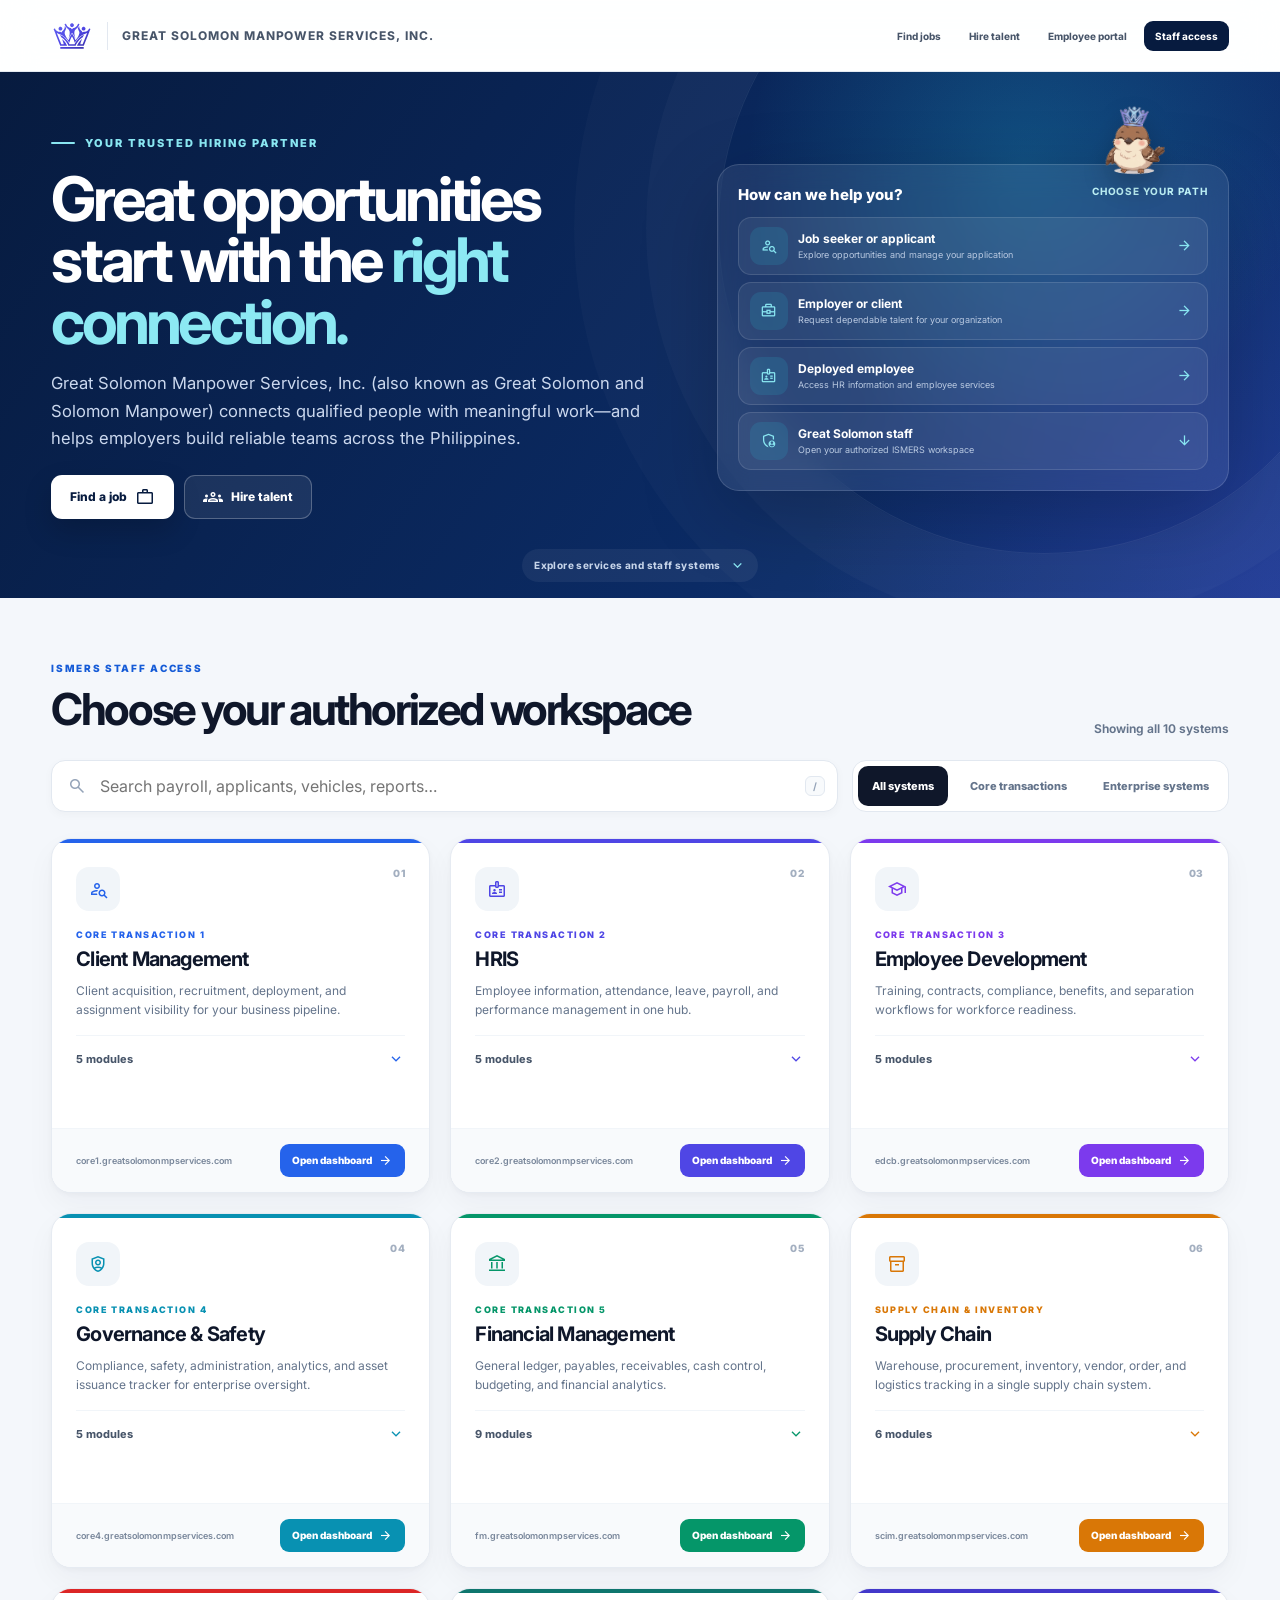
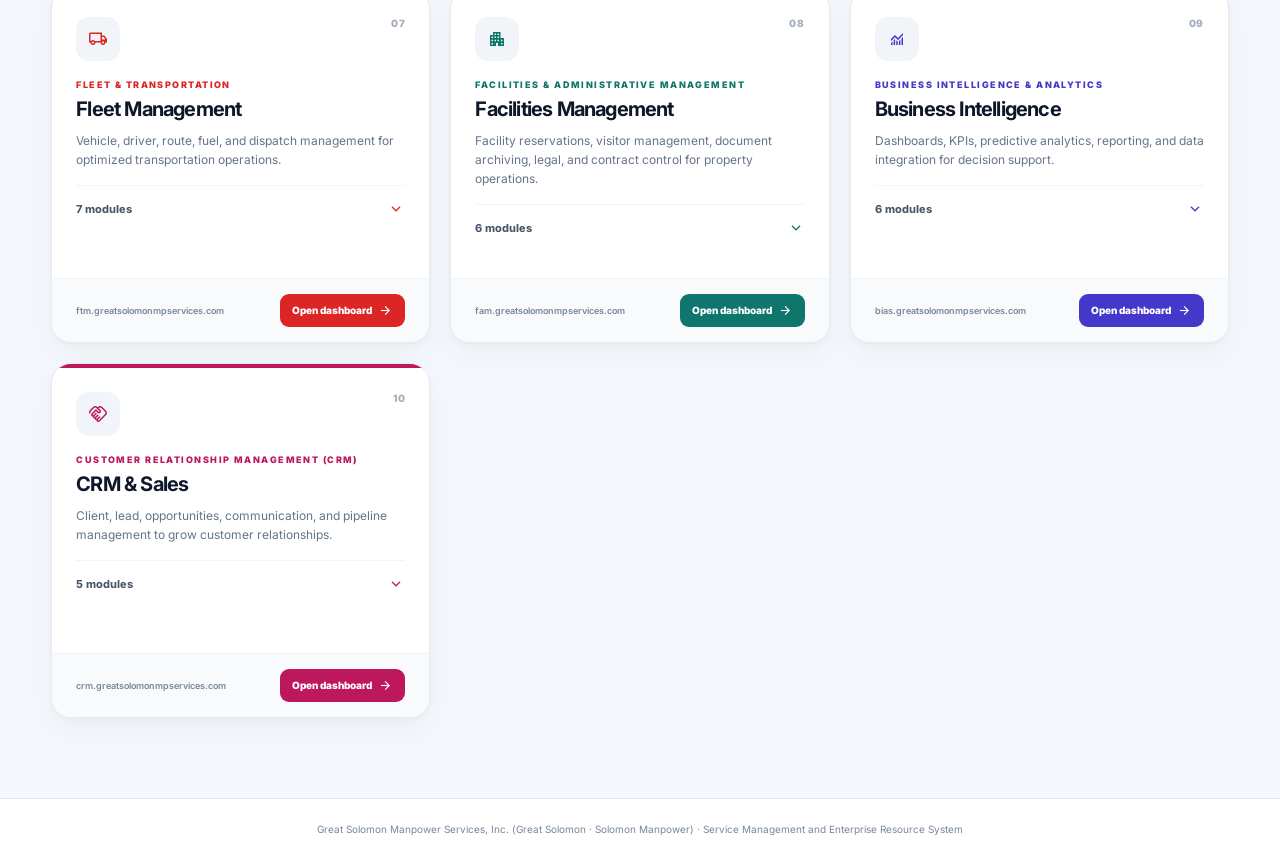
<file: index.html>
<!doctype html>
<html lang="en-PH">
<head>
  <meta charset="utf-8" />
  <meta name="viewport" content="width=device-width, initial-scale=1" />
  <title>Great Solomon Manpower Services, Inc. | Great Solomon &amp; Solomon Manpower</title>
  <meta name="description" content="Great Solomon Manpower Services, Inc. (also known as Great Solomon and Solomon Manpower) connects Filipino job seekers with meaningful careers and helps employers build dependable teams across the Philippines." />
  <meta name="author" content="Great Solomon Manpower Services, Inc." />
  <meta name="robots" content="index, follow, max-snippet:-1, max-image-preview:large, max-video-preview:-1" />
  <link rel="canonical" href="https://greatsolomonmpservices.com/" />

  <!-- Geo-Targeting -->
  <meta name="geo.region" content="PH" />
  <meta name="geo.placename" content="Philippines" />

  <!-- Theme and Mobile Styling -->
  <meta name="theme-color" content="#071b3f" />
  <meta name="msapplication-TileColor" content="#071b3f" />
  <meta name="color-scheme" content="light" />

  <!-- Favicons and Web Manifest -->
  <link rel="icon" type="image/x-icon" href="/favicon.ico" />
  <link rel="icon" type="image/png" sizes="96x96" href="/favicon-96x96.png" />
  <link rel="icon" type="image/svg+xml" sizes="any" href="/favicon.svg" />
  <link rel="apple-touch-icon" href="/apple-touch-icon.png" />
  <link rel="manifest" href="/site.webmanifest" />

  <!-- Preload the above-the-fold hero animation for the first render. -->
  <link rel="preload" href="images/output-onlinegiftools.gif" as="image" type="image/gif" fetchpriority="high" />

  <!-- Open Graph / Facebook / LinkedIn / Discord / Slack -->
  <meta property="og:type" content="website" />
  <meta property="og:site_name" content="Great Solomon Manpower Services, Inc." />
  <meta property="fb:app_id" content="1562750961368714" />
  <meta property="og:url" content="https://greatsolomonmpservices.com/" />
  <meta property="og:title" content="Great Solomon Manpower Services, Inc. | Great Solomon &amp; Solomon Manpower" />
  <meta property="og:description" content="Great Solomon Manpower Services, Inc. (also known as Great Solomon and Solomon Manpower) connects Filipino job seekers with meaningful careers and helps employers build dependable teams across the Philippines." />
  <meta property="og:image" content="https://greatsolomonmpservices.com/images/og-image.png" />
  <meta property="og:image:secure_url" content="https://greatsolomonmpservices.com/images/og-image.png" />
  <meta property="og:image:type" content="image/png" />
  <meta property="og:image:width" content="1200" />
  <meta property="og:image:height" content="630" />
  <meta property="og:image:alt" content="Great Solomon Manpower Services, Inc. — Philippine jobs and workforce solutions" />
  <meta property="og:locale" content="en_PH" />
  <meta property="og:locale:alternate" content="en_US" />

  <!-- Twitter / X Cards -->
  <meta name="twitter:card" content="summary_large_image" />
  <meta name="twitter:url" content="https://greatsolomonmpservices.com/" />
  <meta name="twitter:title" content="Great Solomon Manpower Services, Inc. | Great Solomon &amp; Solomon Manpower" />
  <meta name="twitter:description" content="Great Solomon Manpower Services, Inc. (also known as Great Solomon and Solomon Manpower) connects Filipino job seekers with meaningful careers and helps employers build dependable teams across the Philippines." />
  <meta name="twitter:image" content="https://greatsolomonmpservices.com/images/og-image.png" />
  <meta name="twitter:image:alt" content="Great Solomon Manpower Services, Inc. — Philippine jobs and workforce solutions" />

  <!-- Fonts & Stylesheets -->
  <link rel="preconnect" href="https://fonts.googleapis.com" />
  <link rel="preconnect" href="https://fonts.gstatic.com" crossorigin />
  <link href="https://fonts.googleapis.com/css2?family=Inter:wght@400;500;600;700;800;900&family=Material+Symbols+Outlined:opsz,wght,FILL,GRAD@20..48,400,0,0" rel="stylesheet" />
  <link rel="stylesheet" href="styles.css?v=8f5aaa0" />

  <!-- Structured Data: JSON-LD Schema.org -->
  <script type="application/ld+json">
  {
    "@context": "https://schema.org",
    "@graph": [
      {
        "@type": ["EmploymentAgency", "Organization", "LocalBusiness"],
        "@id": "https://greatsolomonmpservices.com/#organization",
        "name": "Great Solomon Manpower Services, Inc.",
        "legalName": "Great Solomon Manpower Services, Inc.",
        "alternateName": [
          "Great Solomon",
          "Solomon Manpower",
          "Great Solomon Manpower Services",
          "ISMERS Great Solomon"
        ],
        "url": "https://greatsolomonmpservices.com/",
        "logo": "https://greatsolomonmpservices.com/images/logo-icon.png",
        "image": "https://greatsolomonmpservices.com/images/og-image.png",
        "description": "Great Solomon Manpower Services, Inc. (also known as Great Solomon and Solomon Manpower) connects Filipino job seekers with meaningful careers and helps employers build dependable teams across the Philippines.",
        "address": {
          "@type": "PostalAddress",
          "streetAddress": "1353 Crisostomo St, Bgy 518, Zone 051 Sampaloc",
          "addressLocality": "Manila",
          "addressRegion": "Metro Manila",
          "addressCountry": "PH"
        },
        "areaServed": {
          "@type": "Country",
          "name": "Philippines"
        },
        "knowsAbout": [
          "Manpower Services",
          "Recruitment and Selection",
          "HRIS and Attendance Systems",
          "Payroll and Compensation",
          "Workforce Training and Development",
          "Enterprise Resource Planning"
        ]
      },
      {
        "@type": "WebSite",
        "@id": "https://greatsolomonmpservices.com/#website",
        "url": "https://greatsolomonmpservices.com/",
        "name": "Great Solomon Manpower Services, Inc.",
        "publisher": {
          "@id": "https://greatsolomonmpservices.com/#organization"
        },
        "inLanguage": "en-PH"
      },
      {
        "@type": "WebPage",
        "@id": "https://greatsolomonmpservices.com/#webpage",
        "url": "https://greatsolomonmpservices.com/",
        "name": "Great Solomon Manpower Services, Inc. | Great Solomon & Solomon Manpower",
        "isPartOf": {
          "@id": "https://greatsolomonmpservices.com/#website"
        },
        "about": {
          "@id": "https://greatsolomonmpservices.com/#organization"
        },
        "description": "Great Solomon Manpower Services, Inc. (also known as Great Solomon and Solomon Manpower) connects Filipino job seekers with meaningful careers and helps employers build dependable teams across the Philippines.",
        "inLanguage": "en-PH"
      },
      {
        "@type": "FAQPage",
        "@id": "https://greatsolomonmpservices.com/#faq",
        "mainEntity": [
          {
            "@type": "Question",
            "name": "What is Great Solomon Manpower Services, Inc.?",
            "acceptedAnswer": {
              "@type": "Answer",
              "text": "Great Solomon Manpower Services, Inc. (commonly known as Great Solomon or Solomon Manpower) is a licensed manpower and recruitment agency in the Philippines providing staffing, payroll, and HR management solutions."
            }
          },
          {
            "@type": "Question",
            "name": "What services are offered by Solomon Manpower?",
            "acceptedAnswer": {
              "@type": "Answer",
              "text": "Solomon Manpower offers recruitment and talent placement, temporary and contract staffing, HRIS and attendance systems, payroll administration, and enterprise workforce management across the Philippines."
            }
          },
          {
            "@type": "Question",
            "name": "How can job seekers apply with Great Solomon Manpower Services, Inc.?",
            "acceptedAnswer": {
              "@type": "Answer",
              "text": "Job seekers can find and apply for jobs across the Philippines directly through the Great Solomon online portal and ISMERS job platform."
            }
          }
        ]
      },
      {
        "@type": "SiteNavigationElement",
        "@id": "https://greatsolomonmpservices.com/#navigation",
        "name": "Main Audience Navigation",
        "hasPart": [
          {
            "@type": "WebPage",
            "name": "Find Jobs",
            "url": "https://core1.greatsolomonmpservices.com/"
          },
          {
            "@type": "WebPage",
            "name": "Hire Talent",
            "url": "https://core1.greatsolomonmpservices.com/"
          },
          {
            "@type": "WebPage",
            "name": "Employee Portal",
            "url": "https://core2.greatsolomonmpservices.com/"
          },
          {
            "@type": "WebPage",
            "name": "Staff Access",
            "url": "https://greatsolomonmpservices.com/#systems"
          }
        ]
      }
    ]
  }
  </script>
  <!-- Google tag (gtag.js) -->
  <script async src="https://www.googletagmanager.com/gtag/js?id=G-ZB2487101N"></script>
  <script>
    window.dataLayer = window.dataLayer || [];
    function gtag(){dataLayer.push(arguments);}
    gtag('js', new Date());
    gtag('config', 'G-ZB2487101N');
  </script>
</head>
<body>
  <header class="topbar">
    <a class="brand" href="/" aria-label="Great Solomon Manpower Services, Inc. home"><img src="images/logo-icon.svg" alt="Great Solomon Manpower Services, Inc. logo" /><span class="brand-divider" aria-hidden="true"></span><span class="brand-product">Great Solomon Manpower Services, Inc.</span></a><a class="mobile-staff" href="#systems">Staff access</a><nav class="topnav" id="mobile-navigation" aria-label="Audience navigation"><a href="https://core1.greatsolomonmpservices.com/">Find jobs</a><a href="https://core1.greatsolomonmpservices.com/">Hire talent</a><a href="https://core2.greatsolomonmpservices.com/">Employee portal</a><a class="staff-link" href="#systems">Staff access</a></nav><button class="mobile-menu" type="button" aria-label="Open navigation" aria-controls="mobile-navigation" aria-expanded="false"><span class="material-symbols-outlined">menu</span></button>
  </header>
  <main>
    <section class="hero" aria-labelledby="hero-title">
      <div class="hero-inner">
        <div><p class="eyebrow">Your trusted hiring partner</p><h1 id="hero-title">Great opportunities start with the <span>right connection.</span></h1><p class="hero-copy">Great Solomon Manpower Services, Inc. (also known as Great Solomon and Solomon Manpower) connects qualified people with meaningful work—and helps employers build reliable teams across the Philippines.</p><div class="hero-actions"><a class="btn btn-primary" href="https://core1.greatsolomonmpservices.com/"><span>Find a job</span><span class="material-symbols-outlined">work</span></a><a class="btn btn-secondary" href="https://core1.greatsolomonmpservices.com/"><span class="material-symbols-outlined">groups</span><span>Hire talent</span></a></div></div>
        <aside class="audience-panel" aria-label="Choose how to continue"><img class="hero-animation" src="images/output-onlinegiftools.gif" alt="Great Solomon animated guide" width="800" height="450" fetchpriority="high" loading="eager" decoding="async" /><div class="audience-head"><p>How can we help you?</p><span>Choose your path</span></div><div class="audience-list"><a class="audience-card" href="https://core1.greatsolomonmpservices.com/"><span class="audience-icon material-symbols-outlined">person_search</span><span class="audience-copy"><strong>Job seeker or applicant</strong><span>Explore opportunities and manage your application</span></span><span class="material-symbols-outlined">arrow_forward</span></a><a class="audience-card" href="https://core1.greatsolomonmpservices.com/"><span class="audience-icon material-symbols-outlined">business_center</span><span class="audience-copy"><strong>Employer or client</strong><span>Request dependable talent for your organization</span></span><span class="material-symbols-outlined">arrow_forward</span></a><a class="audience-card" href="https://core2.greatsolomonmpservices.com/"><span class="audience-icon material-symbols-outlined">badge</span><span class="audience-copy"><strong>Deployed employee</strong><span>Access HR information and employee services</span></span><span class="material-symbols-outlined">arrow_forward</span></a><a class="audience-card" href="#systems"><span class="audience-icon material-symbols-outlined">admin_panel_settings</span><span class="audience-copy"><strong>Great Solomon staff</strong><span>Open your authorized ISMERS workspace</span></span><span class="material-symbols-outlined">arrow_downward</span></a></div></aside>
      </div><a class="scroll-cue" href="#systems"><span>Explore services and staff systems</span><span class="material-symbols-outlined">keyboard_arrow_down</span></a>
    </section>
    <section class="catalog" id="systems" aria-labelledby="systems-title">
      <div class="catalog-head"><div><p class="section-kicker">ISMERS staff access</p><h2 id="systems-title">Choose your authorized workspace</h2></div><span class="result-count" id="result-count" aria-live="polite">Showing all 10 systems</span></div>
      <div class="discovery"><label class="search"><span class="material-symbols-outlined">search</span><input id="module-search" type="search" placeholder="Search payroll, applicants, vehicles, reports…" autocomplete="off" aria-label="Search systems and modules" /><span class="shortcut">/</span></label><div class="filters" role="group" aria-label="Filter system groups"><button class="filter active" type="button" data-filter="all">All systems</button><button class="filter" type="button" data-filter="core">Core transactions</button><button class="filter" type="button" data-filter="enterprise">Enterprise systems</button></div></div>
      <div class="grid" id="grid"></div>
    </section>
  </main>
  <footer>Great Solomon Manpower Services, Inc. (Great Solomon · Solomon Manpower) · Service Management and Enterprise Resource System</footer>
  <script src="subsystems.js?v=8f5aaa0"></script>
  <script src="script.js?v=ga4-20261001"></script>
</body>
</html>
</file>
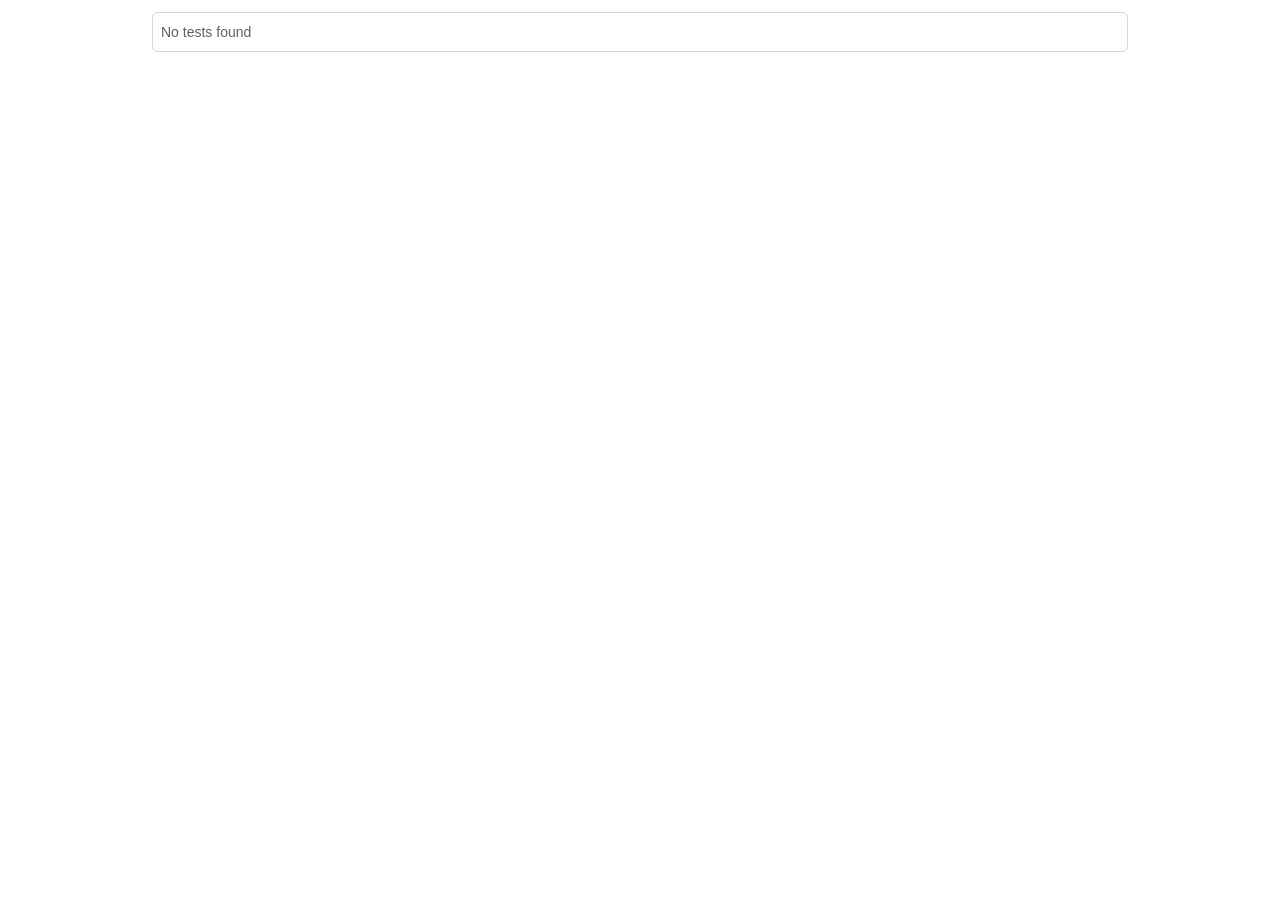
<file: uiv2-components/node_modules/playwright-core/lib/vite/htmlReport/index.html>
<!DOCTYPE html>
<html style='scrollbar-gutter: stable both-edges;'>
  <head>
    <meta charset='UTF-8'>
    <meta name='color-scheme' content='dark light'>
    <meta name='viewport' content='width=device-width, initial-scale=1.0'>
    <title>Playwright Test Report</title>
    <script type="module" crossorigin src="./report.js"></script>
    <link rel="stylesheet" crossorigin href="./report.css">
  </head>
  <body>
    <div id='root'></div>
  </body>
</html>
</file>
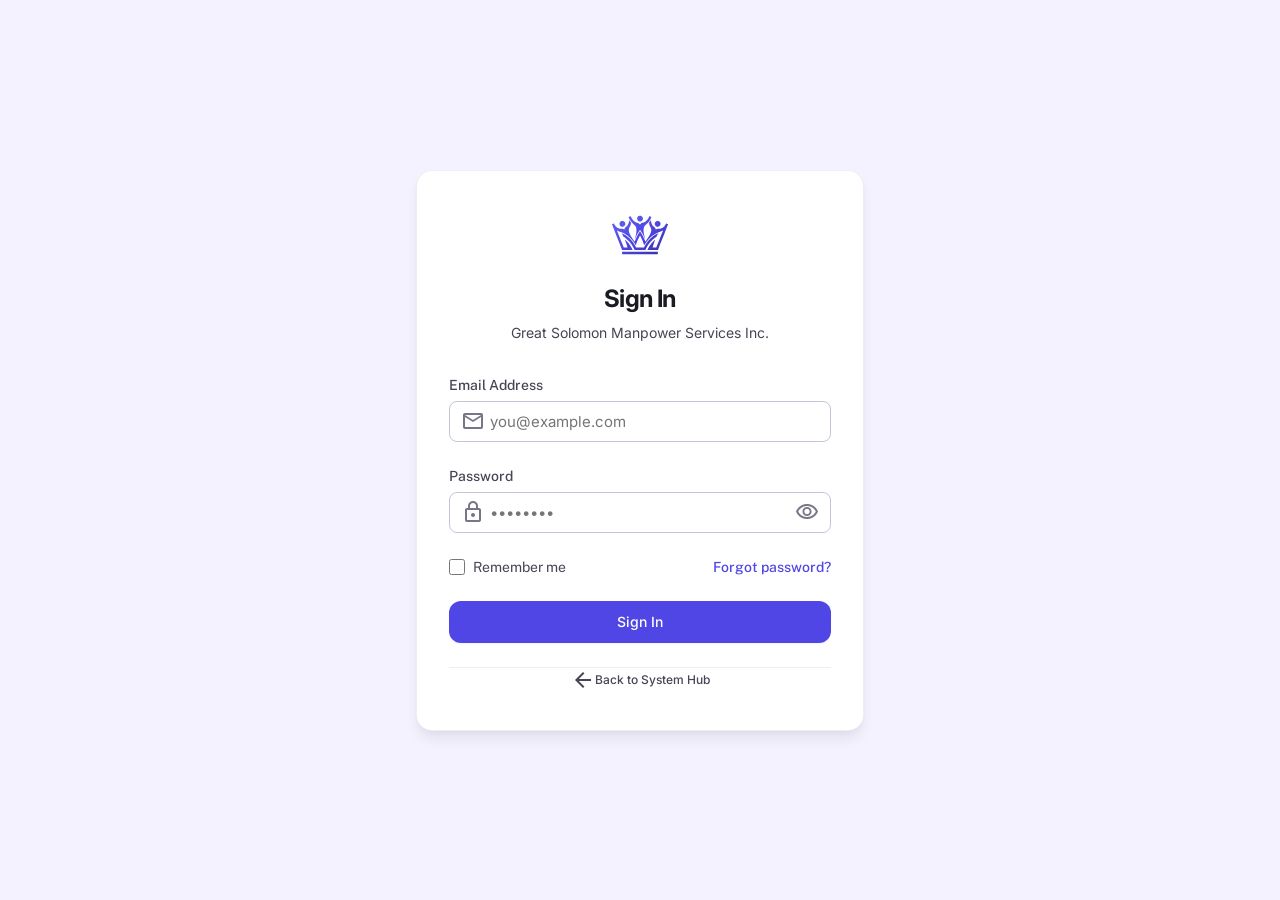
<file: uiv2-components/authentication_card_component_standard/code.html>
<!DOCTYPE html>

<html class="light" lang="en"><head>
<link href="../app.css" rel="stylesheet"/>
<script src="../app.js" defer></script>
<meta charset="utf-8"/>
<meta content="width=device-width, initial-scale=1.0" name="viewport"/>
<title>Authentication Card Prototype</title>
<link href="https://fonts.googleapis.com/css2?family=Inter:wght@400;500;600;700;900&amp;family=Public+Sans:wght@400;500;600&amp;display=swap" rel="stylesheet"/>
<link href="https://fonts.googleapis.com/css2?family=Material+Symbols+Outlined:wght,FILL@100..700,0..1&amp;display=swap" rel="stylesheet"/>
<link href="https://fonts.googleapis.com/css2?family=Material+Symbols+Outlined:wght,FILL@100..700,0..1&amp;display=swap" rel="stylesheet"/>
<style>
        body { font-family: 'Inter', sans-serif; }
        .label-text { font-family: 'Public Sans', sans-serif; }
    </style>
</head>
<body class="bg-surface-container-low min-h-screen flex items-center justify-center p-4">
<!-- Authentication Card -->
<div class="w-full max-w-md bg-surface-container-lowest rounded-xl shadow-lg border border-outline-variant/30 p-8">
<!-- Header -->
<div class="mb-8 text-center">
<img src="../images/logo-icon.svg" alt="Great Solomon Manpower Services Inc. logo" class="mx-auto mb-4 h-16 w-16 object-contain" />
<h1 class="text-2xl font-headline font-bold text-on-surface">Sign In</h1>
<p class="text-on-surface-variant font-body text-sm mt-2">Great Solomon Manpower Services Inc.</p>
</div>
<!-- Form -->
<form class="space-y-6" onsubmit="event.preventDefault();">
<!-- Email Field -->
<div>
<label class="block label-text text-sm font-medium text-on-surface-variant mb-1.5" for="email">Email Address</label>
<div class="relative">
<div class="absolute inset-y-0 left-0 pl-3 flex items-center pointer-events-none text-outline">
<span class="material-symbols-outlined text-xl" data-icon="mail">mail</span>
</div>
<input class="block w-full pl-10 pr-3 py-2.5 border border-outline-variant rounded-lg bg-surface-container-lowest text-on-surface placeholder-on-surface-variant/50 focus:ring-2 focus:ring-primary focus:border-primary transition-colors sm:text-sm" id="email" name="email" placeholder="you@example.com" required="" type="email"/>
</div>
</div>
<!-- Password Field -->
<div>
<label class="block label-text text-sm font-medium text-on-surface-variant mb-1.5" for="password">Password</label>
<div class="relative">
<div class="absolute inset-y-0 left-0 pl-3 flex items-center pointer-events-none text-outline">
<span class="material-symbols-outlined text-xl" data-icon="lock">lock</span>
</div>
<input class="block w-full pl-10 pr-10 py-2.5 border border-outline-variant rounded-lg bg-surface-container-lowest text-on-surface placeholder-on-surface-variant/50 focus:ring-2 focus:ring-primary focus:border-primary transition-colors sm:text-sm" id="password" name="password" placeholder="&#8226;&#8226;&#8226;&#8226;&#8226;&#8226;&#8226;&#8226;" required="" type="password"/>
<button class="absolute inset-y-0 right-0 pr-3 flex items-center text-outline hover:text-on-surface transition-colors" onclick="togglePasswordVisibility()" type="button">
<span class="material-symbols-outlined text-xl" data-icon="visibility" id="visibility-icon">visibility</span>
</button>
</div>
</div>
<!-- Options Row -->
<div class="flex items-center justify-between">
<div class="flex items-center">
<input class="h-4 w-4 text-primary focus:ring-primary border-outline-variant rounded bg-surface-container-lowest" id="remember-me" name="remember-me" type="checkbox"/>
<label class="ml-2 block text-sm text-on-surface-variant label-text" for="remember-me">
                        Remember me
                    </label>
</div>
<div class="text-sm">
<a class="font-medium text-primary hover:text-primary-container transition-colors label-text" href="../forgot_password_card_component_standard/code.html" id="forgot-password-link">
                        Forgot password?
                    </a>
</div>
</div>
<!-- Submit Button -->
<div>
<button class="w-full flex justify-center py-2.5 px-4 border border-transparent rounded-lg shadow-sm text-sm font-medium text-on-primary bg-primary hover:bg-primary-container focus:outline-none focus:ring-2 focus:ring-offset-2 focus:ring-primary transition-all active:scale-[0.98]" type="submit">
                    Sign In
                </button>
</div>
</form>
<!-- Back to System Hub link -->
<div class="mt-6 pt-6 border-t border-outline-variant/30 text-center">
<a class="inline-flex items-center justify-center gap-1.5 text-xs font-medium text-on-surface-variant hover:text-primary transition-colors" href="../module_selector/code.html" id="back-to-hub-link">
<span class="material-symbols-outlined text-[16px]">arrow_back</span>
                Back to System Hub
            </a>
</div>
</div>
<script>
document.addEventListener('DOMContentLoaded', () => {
    const params = new URLSearchParams(window.location.search);
    const subsystem = params.get('subsystem');
    if (subsystem) {
        const forgotLink = document.getElementById('forgot-password-link');
        if (forgotLink) forgotLink.href = `../forgot_password_card_component_standard/code.html?subsystem=${encodeURIComponent(subsystem)}`;
    }
});

document.querySelector('form').addEventListener('submit', (e) => {
    e.preventDefault();
    const params = new URLSearchParams(window.location.search);
    const subsystem = params.get('subsystem') || 'client-management';
    window.location.href = `../mfa_otp_verification_card_standard/code.html?subsystem=${encodeURIComponent(subsystem)}`;
});
</script>
</body></html>
</file>
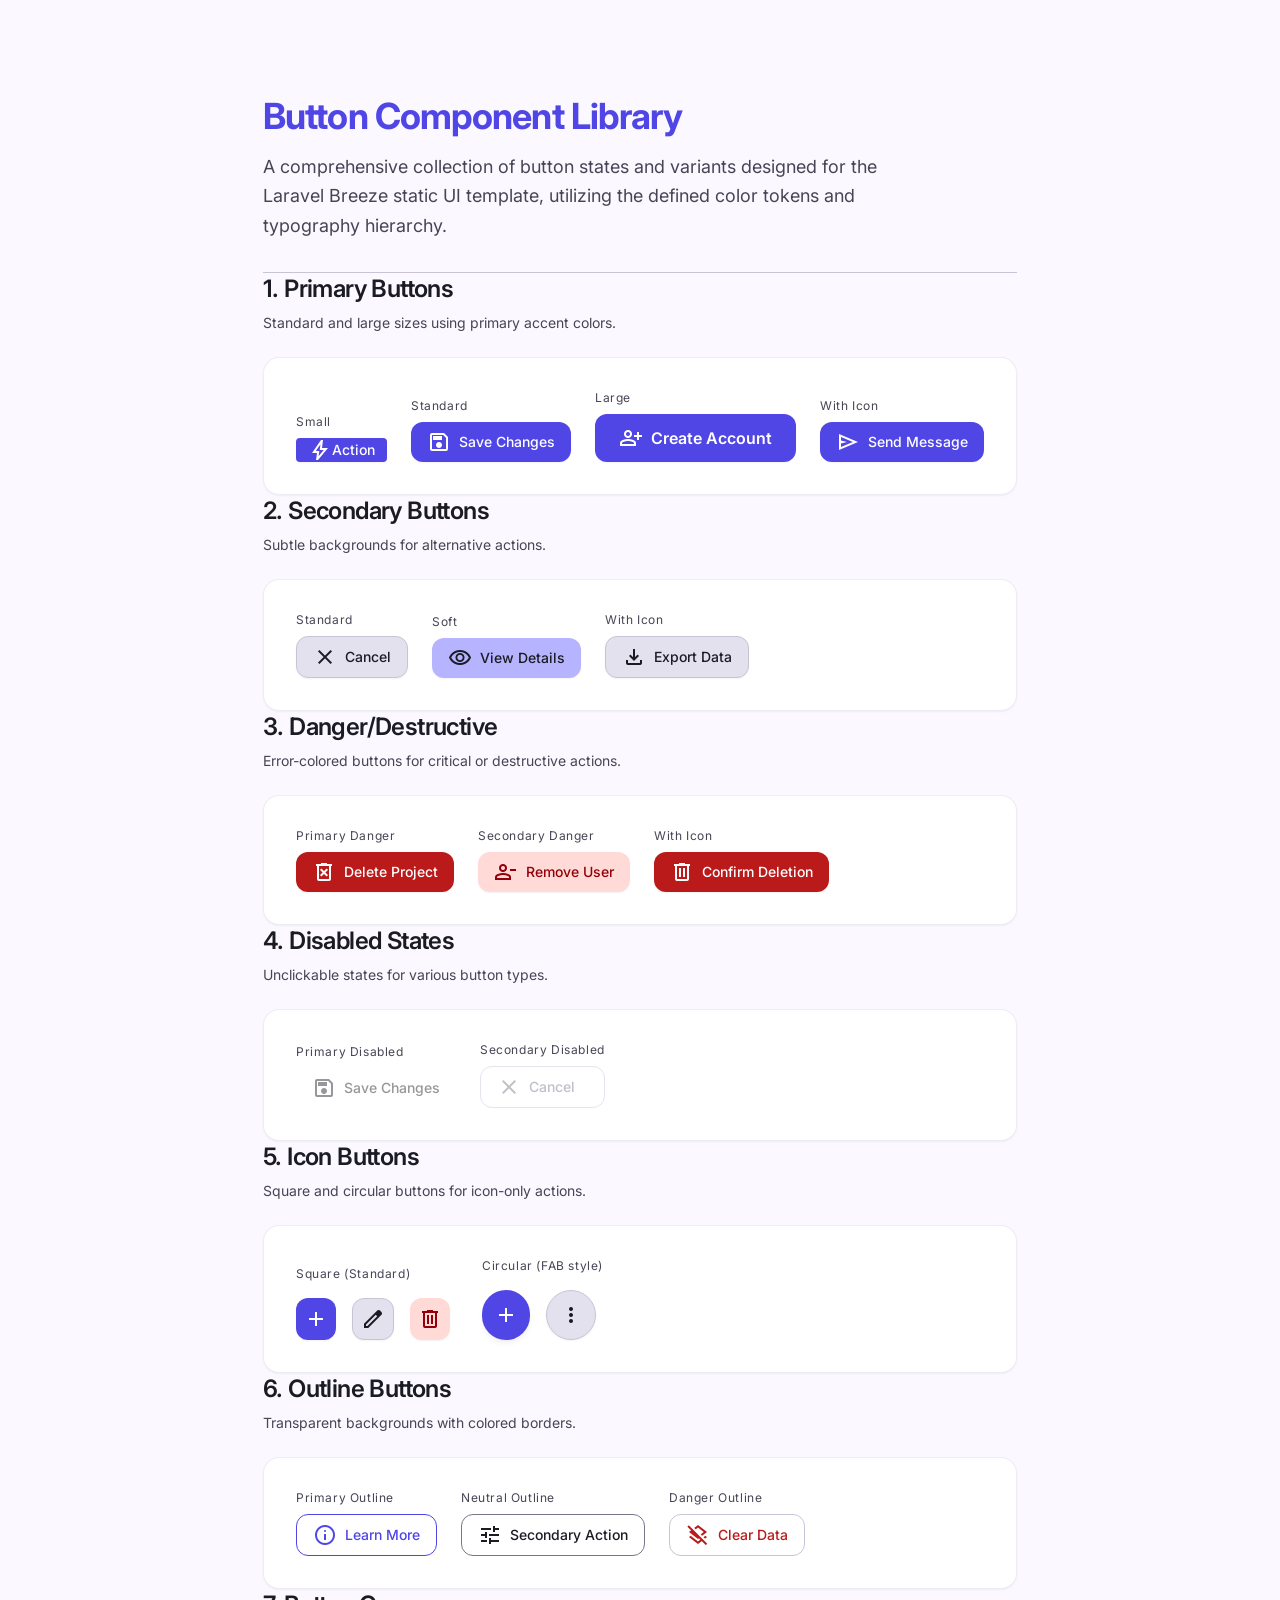
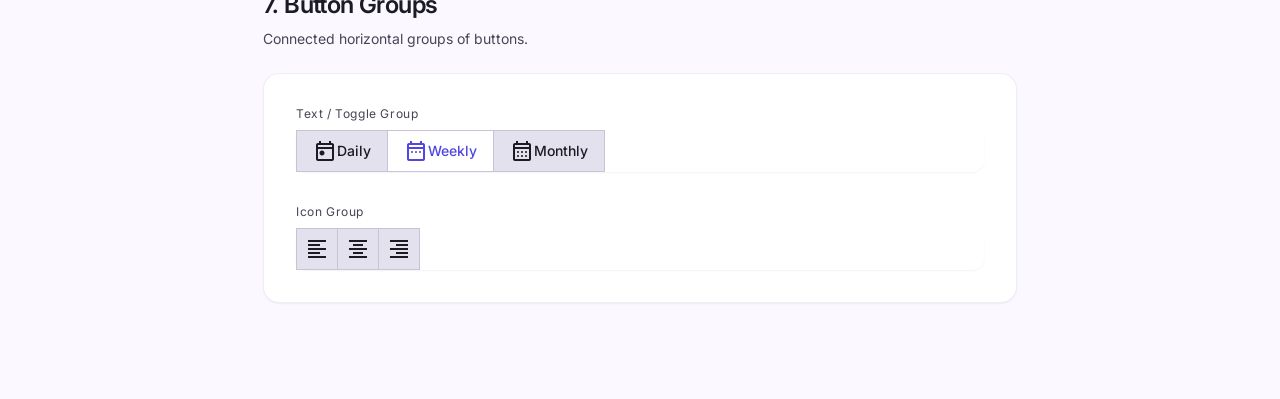
<file: uiv2-components/button_action_component_library/code.html>
<!DOCTYPE html>

<html class="light" lang="en"><head>
<link href="../app.css" rel="stylesheet"/>
<script src="../app.js" defer></script>
<meta charset="utf-8"/>
<meta content="width=device-width, initial-scale=1.0" name="viewport"/>
<title>Button Component Library</title>
<link href="https://fonts.googleapis.com/css2?family=Inter:wght@400;500;600;700;800;900&amp;family=Public+Sans:wght@400;500;600&amp;display=swap" rel="stylesheet"/>
<link href="https://fonts.googleapis.com/css2?family=Material+Symbols+Outlined:wght,FILL@100..700,0..1&amp;display=swap" rel="stylesheet"/>
<link href="https://fonts.googleapis.com/css2?family=Material+Symbols+Outlined:wght,FILL@100..700,0..1&amp;display=swap" rel="stylesheet"/>
</head>
<body class="bg-background text-on-background font-body min-h-screen p-8 md:p-12 lg:p-24 antialiased">
<div class="max-w-6xl mx-auto space-y-16">
<header class="mb-12 border-b border-outline-variant/50 pb-8">
<h1 class="font-headline text-4xl font-bold text-primary mb-4 tracking-tight">Button Component Library</h1>
<p class="text-on-surface-variant text-lg max-w-2xl leading-relaxed">A comprehensive collection of button states and variants designed for the Laravel Breeze static UI template, utilizing the defined color tokens and typography hierarchy.</p>
</header>
<!-- 1. Primary Buttons -->
<section class="space-y-6">
<div>
<h2 class="font-headline text-2xl font-semibold mb-2">1. Primary Buttons</h2>
<p class="text-on-surface-variant text-sm mb-6">Standard and large sizes using primary accent colors.</p>
</div>
<div class="bg-surface-container-lowest p-8 rounded-xl shadow-sm border border-outline-variant/30 flex flex-wrap items-end gap-6">
<div class="flex flex-col gap-2">
<span class="text-xs font-label text-on-surface-variant uppercase tracking-wider">Small</span>
<button class="bg-primary text-on-primary text-sm font-medium px-3 py-1.5 rounded hover:bg-primary-container hover:text-on-primary-container transition-colors shadow-sm flex items-center gap-1.5">
<span class="material-symbols-outlined text-[16px]">bolt</span>
                        Action
                    </button>
</div>
<div class="flex flex-col gap-2">
<span class="text-xs font-label text-on-surface-variant uppercase tracking-wider">Standard</span>
<button class="bg-primary text-on-primary text-sm font-medium px-4 py-2 rounded-lg hover:bg-primary-container hover:text-on-primary-container transition-colors shadow-sm flex items-center gap-2">
<span class="material-symbols-outlined text-[18px]">save</span>
                        Save Changes
                    </button>
</div>
<div class="flex flex-col gap-2">
<span class="text-xs font-label text-on-surface-variant uppercase tracking-wider">Large</span>
<button class="bg-primary text-on-primary text-base font-semibold px-6 py-3 rounded-lg hover:bg-primary-container hover:text-on-primary-container transition-colors shadow-sm flex items-center gap-2">
<span class="material-symbols-outlined text-[20px]">person_add</span>
                        Create Account
                    </button>
</div>
<div class="flex flex-col gap-2">
<span class="text-xs font-label text-on-surface-variant uppercase tracking-wider">With Icon</span>
<button class="bg-primary text-on-primary text-sm font-medium px-4 py-2 rounded-lg hover:bg-primary-container hover:text-on-primary-container transition-colors shadow-sm flex items-center gap-2">
<span class="material-symbols-outlined text-[18px]">send</span>
                        Send Message
                    </button>
</div>
</div>
</section>
<!-- 2. Secondary Buttons -->
<section class="space-y-6">
<div>
<h2 class="font-headline text-2xl font-semibold mb-2">2. Secondary Buttons</h2>
<p class="text-on-surface-variant text-sm mb-6">Subtle backgrounds for alternative actions.</p>
</div>
<div class="bg-surface-container-lowest p-8 rounded-xl shadow-sm border border-outline-variant/30 flex flex-wrap items-end gap-6">
<div class="flex flex-col gap-2">
<span class="text-xs font-label text-on-surface-variant uppercase tracking-wider">Standard</span>
<button class="bg-surface-container-highest text-on-surface font-medium text-sm px-4 py-2 rounded-lg hover:bg-surface-dim transition-colors shadow-sm border border-outline-variant/50 flex items-center gap-2">
<span class="material-symbols-outlined text-[18px]">close</span>
                        Cancel
                    </button>
</div>
<div class="flex flex-col gap-2">
<span class="text-xs font-label text-on-surface-variant uppercase tracking-wider">Soft</span>
<button class="bg-secondary-container text-on-secondary-container font-medium text-sm px-4 py-2 rounded-lg hover:brightness-95 transition-all shadow-sm flex items-center gap-2">
<span class="material-symbols-outlined text-[18px]">visibility</span>
                        View Details
                    </button>
</div>
<div class="flex flex-col gap-2">
<span class="text-xs font-label text-on-surface-variant uppercase tracking-wider">With Icon</span>
<button class="bg-surface-container-highest text-on-surface font-medium text-sm px-4 py-2 rounded-lg hover:bg-surface-dim transition-colors shadow-sm border border-outline-variant/50 flex items-center gap-2">
<span class="material-symbols-outlined text-[18px]">download</span>
                        Export Data
                    </button>
</div>
</div>
</section>
<!-- 3. Danger/Delete Buttons -->
<section class="space-y-6">
<div>
<h2 class="font-headline text-2xl font-semibold mb-2">3. Danger/Destructive</h2>
<p class="text-on-surface-variant text-sm mb-6">Error-colored buttons for critical or destructive actions.</p>
</div>
<div class="bg-surface-container-lowest p-8 rounded-xl shadow-sm border border-outline-variant/30 flex flex-wrap items-end gap-6">
<div class="flex flex-col gap-2">
<span class="text-xs font-label text-on-surface-variant uppercase tracking-wider">Primary Danger</span>
<button class="bg-error text-on-error font-medium text-sm px-4 py-2 rounded-lg hover:bg-error/90 transition-colors shadow-sm flex items-center gap-2">
<span class="material-symbols-outlined text-[18px]">delete_forever</span>
                        Delete Project
                    </button>
</div>
<div class="flex flex-col gap-2">
<span class="text-xs font-label text-on-surface-variant uppercase tracking-wider">Secondary Danger</span>
<button class="bg-error-container text-on-error-container font-medium text-sm px-4 py-2 rounded-lg hover:brightness-95 transition-colors shadow-sm flex items-center gap-2">
<span class="material-symbols-outlined text-[18px]">person_remove</span>
                        Remove User
                    </button>
</div>
<div class="flex flex-col gap-2">
<span class="text-xs font-label text-on-surface-variant uppercase tracking-wider">With Icon</span>
<button class="bg-error text-on-error font-medium text-sm px-4 py-2 rounded-lg hover:bg-error/90 transition-colors shadow-sm flex items-center gap-2">
<span class="material-symbols-outlined text-[18px]">delete</span>
                        Confirm Deletion
                    </button>
</div>
</div>
</section>
<!-- 4. Disabled States -->
<section class="space-y-6">
<div>
<h2 class="font-headline text-2xl font-semibold mb-2">4. Disabled States</h2>
<p class="text-on-surface-variant text-sm mb-6">Unclickable states for various button types.</p>
</div>
<div class="bg-surface-container-lowest p-8 rounded-xl shadow-sm border border-outline-variant/30 flex flex-wrap items-end gap-6">
<div class="flex flex-col gap-2">
<span class="text-xs font-label text-on-surface-variant uppercase tracking-wider">Primary Disabled</span>
<button class="bg-surface-variant text-on-surface-variant/50 font-medium text-sm px-4 py-2 rounded-lg cursor-not-allowed opacity-70 flex items-center gap-2" disabled="">
<span class="material-symbols-outlined text-[18px]">save</span>
                        Save Changes
                    </button>
</div>
<div class="flex flex-col gap-2">
<span class="text-xs font-label text-on-surface-variant uppercase tracking-wider">Secondary Disabled</span>
<button class="bg-surface-container-lowest text-outline border border-outline-variant/50 font-medium text-sm px-4 py-2 rounded-lg cursor-not-allowed opacity-70 flex items-center gap-2" disabled="">
<span class="material-symbols-outlined text-[18px]">close</span>
                        Cancel
                    </button>
</div>
</div>
</section>
<!-- 5. Icon Buttons -->
<section class="space-y-6">
<div>
<h2 class="font-headline text-2xl font-semibold mb-2">5. Icon Buttons</h2>
<p class="text-on-surface-variant text-sm mb-6">Square and circular buttons for icon-only actions.</p>
</div>
<div class="bg-surface-container-lowest p-8 rounded-xl shadow-sm border border-outline-variant/30 flex flex-wrap items-end gap-8">
<div class="flex flex-col gap-4">
<span class="text-xs font-label text-on-surface-variant uppercase tracking-wider">Square (Standard)</span>
<div class="flex gap-4">
<button class="bg-primary text-on-primary p-2 rounded-lg hover:bg-primary-container hover:text-on-primary-container transition-colors shadow-sm flex items-center justify-center">
<span class="material-symbols-outlined">add</span>
</button>
<button class="bg-surface-container-highest text-on-surface p-2 rounded-lg hover:bg-surface-dim transition-colors shadow-sm border border-outline-variant/50 flex items-center justify-center">
<span class="material-symbols-outlined">edit</span>
</button>
<button class="bg-error-container text-on-error-container p-2 rounded-lg hover:brightness-95 transition-colors shadow-sm flex items-center justify-center">
<span class="material-symbols-outlined">delete</span>
</button>
</div>
</div>
<div class="flex flex-col gap-4">
<span class="text-xs font-label text-on-surface-variant uppercase tracking-wider">Circular (FAB style)</span>
<div class="flex gap-4">
<button class="bg-primary text-on-primary p-3 rounded-full hover:bg-primary-container hover:text-on-primary-container transition-colors shadow-md flex items-center justify-center">
<span class="material-symbols-outlined">add</span>
</button>
<button class="bg-surface-container-highest text-on-surface p-3 rounded-full hover:bg-surface-dim transition-colors shadow-sm border border-outline-variant/50 flex items-center justify-center">
<span class="material-symbols-outlined">more_vert</span>
</button>
</div>
</div>
</div>
</section>
<!-- 6. Outline Buttons -->
<section class="space-y-6">
<div>
<h2 class="font-headline text-2xl font-semibold mb-2">6. Outline Buttons</h2>
<p class="text-on-surface-variant text-sm mb-6">Transparent backgrounds with colored borders.</p>
</div>
<div class="bg-surface-container-lowest p-8 rounded-xl shadow-sm border border-outline-variant/30 flex flex-wrap items-end gap-6">
<div class="flex flex-col gap-2">
<span class="text-xs font-label text-on-surface-variant uppercase tracking-wider">Primary Outline</span>
<button class="bg-transparent text-primary font-medium text-sm px-4 py-2 rounded-lg border border-primary hover:bg-primary/10 transition-colors flex items-center gap-2">
<span class="material-symbols-outlined text-[18px]">info</span>
                        Learn More
                    </button>
</div>
<div class="flex flex-col gap-2">
<span class="text-xs font-label text-on-surface-variant uppercase tracking-wider">Neutral Outline</span>
<button class="bg-transparent text-on-surface font-medium text-sm px-4 py-2 rounded-lg border border-outline hover:bg-on-surface/5 transition-colors flex items-center gap-2">
<span class="material-symbols-outlined text-[18px]">tune</span>
                        Secondary Action
                    </button>
</div>
<div class="flex flex-col gap-2">
<span class="text-xs font-label text-on-surface-variant uppercase tracking-wider">Danger Outline</span>
<button class="bg-transparent text-error font-medium text-sm px-4 py-2 rounded-lg border border-error hover:bg-error/10 transition-colors flex items-center gap-2">
<span class="material-symbols-outlined text-[18px]">layers_clear</span>
                        Clear Data
                    </button>
</div>
</div>
</section>
<!-- 7. Button Groups -->
<section class="space-y-6">
<div>
<h2 class="font-headline text-2xl font-semibold mb-2">7. Button Groups</h2>
<p class="text-on-surface-variant text-sm mb-6">Connected horizontal groups of buttons.</p>
</div>
<div class="bg-surface-container-lowest p-8 rounded-xl shadow-sm border border-outline-variant/30 flex flex-col gap-8">
<div class="flex flex-col gap-2">
<span class="text-xs font-label text-on-surface-variant uppercase tracking-wider">Text / Toggle Group</span>
<div class="inline-flex rounded-lg shadow-sm" role="group">
<button class="px-4 py-2 text-sm font-medium text-on-surface bg-surface-container-highest border border-outline-variant/50 rounded-l-lg hover:bg-surface-dim hover:text-primary focus:z-10 focus:ring-2 focus:ring-primary focus:text-primary transition-colors flex items-center gap-1.5" type="button">
<span class="material-symbols-outlined text-[16px]">today</span>
                            Daily
                        </button>
<button class="px-4 py-2 text-sm font-medium text-primary bg-surface-dim border-t border-b border-r border-outline-variant/50 hover:bg-surface-dim hover:text-primary focus:z-10 focus:ring-2 focus:ring-primary focus:text-primary transition-colors flex items-center gap-1.5" type="button">
<span class="material-symbols-outlined text-[16px]">date_range</span>
                            Weekly
                        </button>
<button class="px-4 py-2 text-sm font-medium text-on-surface bg-surface-container-highest border-t border-b border-r border-outline-variant/50 rounded-r-lg hover:bg-surface-dim hover:text-primary focus:z-10 focus:ring-2 focus:ring-primary focus:text-primary transition-colors flex items-center gap-1.5" type="button">
<span class="material-symbols-outlined text-[16px]">calendar_month</span>
                            Monthly
                        </button>
</div>
</div>
<div class="flex flex-col gap-2">
<span class="text-xs font-label text-on-surface-variant uppercase tracking-wider">Icon Group</span>
<div class="inline-flex rounded-lg shadow-sm" role="group">
<button class="p-2 text-sm font-medium text-on-surface bg-surface-container-highest border border-outline-variant/50 rounded-l-lg hover:bg-surface-dim hover:text-primary focus:z-10 focus:ring-2 focus:ring-primary transition-colors flex items-center justify-center" type="button">
<span class="material-symbols-outlined text-[20px]">format_align_left</span>
</button>
<button class="p-2 text-sm font-medium text-on-surface bg-surface-container-highest border-t border-b border-r border-outline-variant/50 hover:bg-surface-dim hover:text-primary focus:z-10 focus:ring-2 focus:ring-primary transition-colors flex items-center justify-center" type="button">
<span class="material-symbols-outlined text-[20px]">format_align_center</span>
</button>
<button class="p-2 text-sm font-medium text-on-surface bg-surface-container-highest border-t border-b border-r border-outline-variant/50 rounded-r-lg hover:bg-surface-dim hover:text-primary focus:z-10 focus:ring-2 focus:ring-primary transition-colors flex items-center justify-center" type="button">
<span class="material-symbols-outlined text-[20px]">format_align_right</span>
</button>
</div>
</div>
</div>
</section>
</div>
</body></html>
</file>
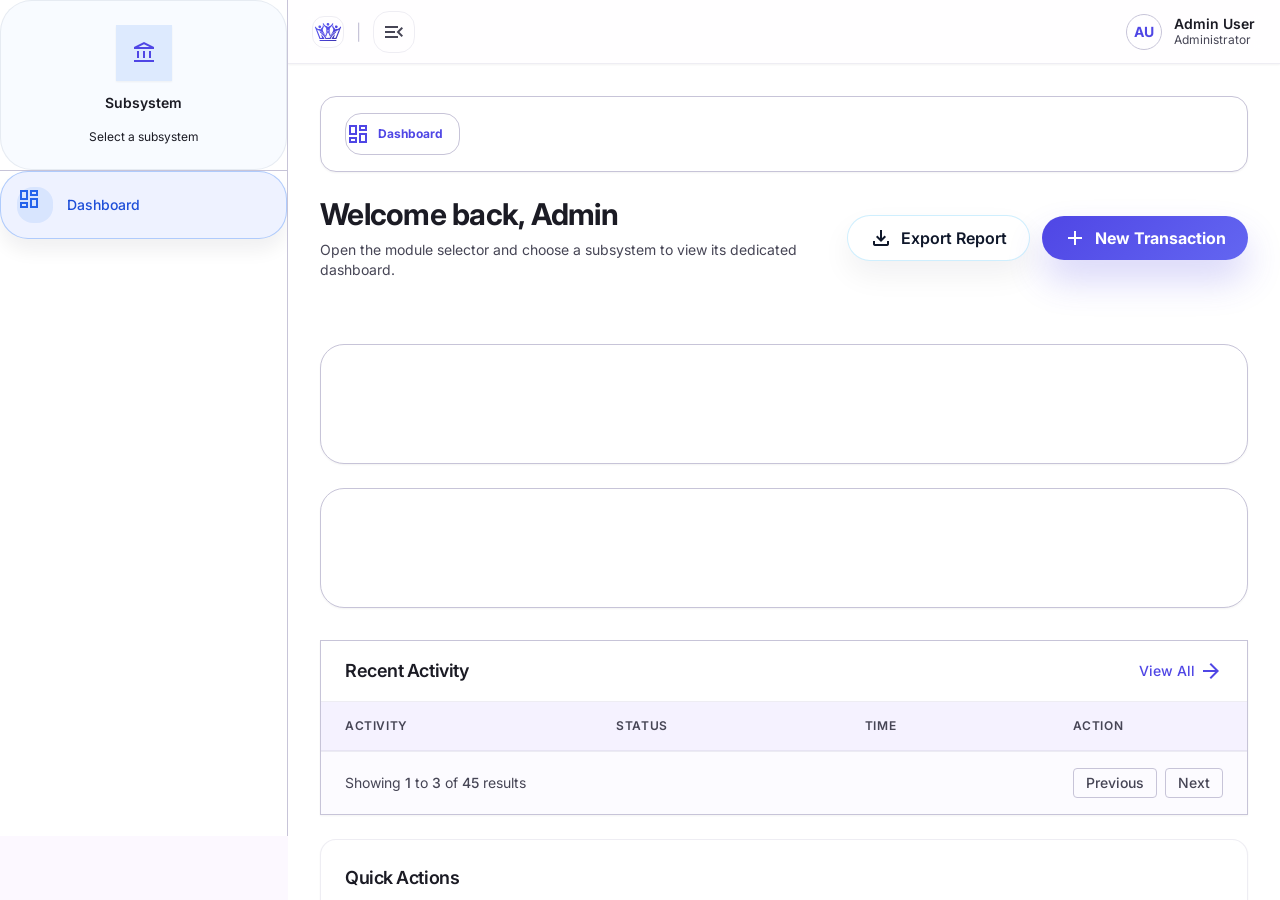
<file: uiv2-components/dashboard_app_layout/code.html>
<!DOCTYPE html>

<html lang="en"><head>
<link href="../app.css?v=3" rel="stylesheet"/>
<script src="../subsystems.js?v=2" defer></script>
<script src="../app.js?v=5" defer></script>
<script src="dashboard.js?v=5" defer></script>
<meta charset="utf-8"/>
<meta content="width=device-width, initial-scale=1.0" name="viewport"/>
<title>Dashboard</title>
<link href="https://fonts.googleapis.com/css2?family=Material+Symbols+Outlined:wght,FILL@100..700,0..1&amp;display=swap" rel="stylesheet"/>
<link href="https://fonts.googleapis.com/css2?family=Inter:wght@400;500;600;700;800;900&amp;family=Public+Sans:wght@400;500;600;700&amp;display=swap" rel="stylesheet"/>
<link href="https://fonts.googleapis.com/css2?family=Material+Symbols+Outlined:wght,FILL@100..700,0..1&amp;display=swap" rel="stylesheet"/>
</head>
<body class="bg-background text-on-background font-body h-screen flex flex-row overflow-hidden">
<!-- Mobile Backdrop overlay -->
<div id="sidebar-backdrop" class="fixed top-16 bottom-0 left-0 right-0 md:inset-0 bg-gray-900/50 backdrop-blur-md z-40 hidden md:hidden transition-opacity duration-300 opacity-0"></div>
<!-- Left Sidebar (Collapsible on Desktop, Slide-over on Mobile) -->
<aside id="app-sidebar" class="dashboard-sidebar fixed md:static top-16 bottom-0 md:inset-y-0 left-0 z-50 bg-white flex flex-col h-[calc(100vh-4rem)] md:h-full shrink-0 shadow-xl md:shadow-none transition-all duration-300 ease-in-out overflow-hidden w-72 border-r border-slate-200 -translate-x-full md:translate-x-0 opacity-100">
    <div class="px-5 pt-6 pb-5 border-b border-slate-200">
        <div class="sidebar-brand-card rounded-[2rem] p-6 flex flex-col items-center text-center gap-3">
            <span class="sidebar-brand-icon inline-flex items-center justify-center w-14 h-14 rounded-[1.75rem] bg-slate-100 text-primary text-2xl shadow-sm">
                <span class="material-symbols-outlined">account_balance</span>
            </span>
            <p id="sidebar-brand-title" class="text-sm font-semibold text-slate-950 truncate">Subsystem</p>
            <p id="sidebar-brand-category" class="text-xs text-slate-500 mt-1 truncate">Select a subsystem</p>
        </div>
    </div>
    <nav class="flex-1 overflow-y-auto px-5 py-6 space-y-3">
        <a id="sidebar-dashboard-link" class="sidebar-main-link active" href="#">
            <span class="sidebar-main-link-icon material-symbols-outlined">dashboard</span>
            <span class="font-label font-medium text-sm">Dashboard</span>
        </a>
        <div id="sidebar-subsystem-nav-panel" class="sidebar-subsystem-nav-panel">
            <nav id="sidebar-subsystem-modules-nav" class="sidebar-subsystem-modules"></nav>
        </div>
</aside>
<!-- Main Content Wrapper -->
<div class="flex-1 flex flex-col h-full overflow-hidden relative">
<!-- TopNavBar (Adapted from JSON) -->
<header class="bg-surface/80 backdrop-blur-md shadow-sm border-b border-outline-variant/30 flex justify-between items-center h-16 px-6 w-full z-30 shrink-0">
<div class="flex items-center gap-3">
<!-- Small Logo and Separator (Responsive across all screen sizes) -->
<img src="../images/logo-icon.svg" alt="Great Solomon Manpower Services Inc. logo" class="w-8 h-8 rounded-lg object-contain border border-outline-variant/30 shadow-2xs shrink-0">
<span class="text-outline-variant font-light select-none">|</span>
<!-- Responsive Sidebar Toggle Button -->
<button id="desktop-sidebar-toggle" type="button" class="flex items-center justify-center p-2 rounded-xl text-on-surface-variant hover:text-on-surface hover:bg-surface-container-low focus:outline-none transition border border-outline-variant/30 shrink-0 min-w-[2.5rem] min-h-[2.5rem]" title="Close Sidebar">
<span class="material-symbols-outlined text-xl" id="sidebar-toggle-icon">menu_open</span>
</button>
</div>

<!-- Right Side: Profile Dropdown -->
<div class="relative flex items-center">
<button id="profile-dropdown-toggle" type="button" class="flex items-center gap-3 p-1.5 rounded-full hover:bg-surface-container-low transition-colors focus:outline-none border border-transparent hover:border-outline-variant/30 cursor-pointer" aria-expanded="false" title="Account Menu">
<div class="w-9 h-9 rounded-full bg-primary-container/30 border border-primary/20 flex items-center justify-center text-primary font-bold text-sm shadow-2xs shrink-0">
AU
</div>
<div class="hidden md:flex flex-col text-left mr-1">
<span class="font-label font-semibold text-sm text-on-surface leading-tight">Admin User</span>
<span class="text-xs text-on-surface-variant font-light">Administrator</span>
</div>
<span class="material-symbols-outlined text-on-surface-variant text-sm hidden sm:inline-block">expand_more</span>
</button>

<!-- Profile Dropdown Menu Container -->
<div id="profile-dropdown-menu" class="absolute right-0 top-14 w-60 bg-surface rounded-2xl shadow-xl border border-outline-variant/30 py-2 z-50 transition-all duration-200 hidden opacity-0 scale-95 origin-top-right">
<div class="px-4 py-3 border-b border-outline-variant/20 md:hidden">
<p class="text-sm font-semibold text-on-surface">Admin User</p>
<p class="text-xs text-on-surface-variant truncate">admin@example.com</p>
</div>
<div class="px-4 py-2 hidden md:block">
<p class="text-xs font-medium text-on-surface-variant uppercase tracking-wider">Account</p>
</div>
<a href="#" class="flex items-center gap-3 px-4 py-2.5 text-sm text-on-surface hover:bg-surface-container-low hover:text-primary transition-colors">
<span class="material-symbols-outlined text-lg text-on-surface-variant">person</span>
<span class="font-medium">My Profile</span>
</a>
<a href="#" class="flex items-center gap-3 px-4 py-2.5 text-sm text-on-surface hover:bg-surface-container-low hover:text-primary transition-colors">
<span class="material-symbols-outlined text-lg text-on-surface-variant">manage_accounts</span>
<span class="font-medium">Account Settings</span>
</a>
<a href="#" class="flex items-center gap-3 px-4 py-2.5 text-sm text-on-surface hover:bg-surface-container-low hover:text-primary transition-colors">
<span class="material-symbols-outlined text-lg text-on-surface-variant">notifications</span>
<span class="font-medium">Notifications</span>
</a>
<div class="my-1 border-t border-outline-variant/20"></div>
<a href="#" onclick="openDashboardModal('dash-logout-modal'); return false;" class="flex items-center gap-3 px-4 py-2.5 text-sm text-red-600 hover:bg-red-50 transition-colors font-medium cursor-pointer">
<span class="material-symbols-outlined text-lg">logout</span>
<span>Log Out</span>
</a>
</div>
</div>
</header>
<!-- Main Scrollable Area -->
<main class="flex-1 overflow-y-auto bg-surface-container-lowest p-6 md:p-8">
<div class="max-w-7xl mx-auto space-y-8">
<div class="flex flex-col gap-6">
    <!-- Enterprise Dynamic Breadcrumb Standard Bar (Multi-Module Compatible) -->
    <div class="bg-surface-container-lowest rounded-xl sm:rounded-2xl border border-outline-variant/60 shadow-sm p-4 sm:px-6 sm:py-4.5 flex flex-col md:flex-row md:items-center justify-between gap-4 w-full max-w-full">
        <nav aria-label="Breadcrumb" class="flex flex-wrap items-center gap-2 sm:gap-3 min-w-0">
            <!-- Active Synchronized View -->
            <div class="inline-flex items-center gap-2 px-3.5 py-2 rounded-xl bg-primary/10 text-primary text-xs sm:text-sm font-bold border border-primary/20 shadow-2xs">
                <span class="material-symbols-outlined text-[20px] fill">dashboard</span>
                <span>Dashboard</span>
                <span class="h-2 w-2 rounded-full bg-emerald-500 animate-pulse" title="Live Synchronized View"></span>
            </div>
        </nav>
    </div>
    <div class="flex flex-col sm:flex-row sm:items-center justify-between gap-4 w-full">
        <div>
            <h1 class="text-3xl font-headline font-bold text-on-surface" id="dashboard-heading">Welcome back, Admin</h1>
            <p class="text-on-surface-variant text-sm mt-2" id="dashboard-copy">Here’s what’s happening in Financial Management today.</p>
        </div>
        <div class="flex flex-wrap items-center justify-start sm:justify-end gap-3 shrink-0">
            <button id="export-report" class="btn-secondary dashboard-action-button m-0">
                <span class="material-symbols-outlined">file_download</span>
                Export Report
            </button>
            <button id="new-transaction" class="btn-primary dashboard-action-button m-0">
                <span class="material-symbols-outlined">add</span>
                New Transaction
            </button>
        </div>
    </div>
</div>
<!-- Stat Cards Grid -->
<div id="dashboard-stats-grid" class="grid grid-cols-1 sm:grid-cols-2 lg:grid-cols-4 gap-6"></div>
<div id="dashboard-charts" class="grid grid-cols-1 lg:grid-cols-[1.8fr_1fr] gap-6">
    <div id="dashboard-chart-overview" class="dashboard-card bg-white shadow-sm border border-slate-200"></div>
    <div id="dashboard-chart-breakdown" class="dashboard-card bg-white shadow-sm border border-slate-200"></div>
</div>
<div class="grid grid-cols-1 xl:grid-cols-[2.5fr_1fr] gap-6">
    <div class="bg-white rounded-[1.75rem] shadow-sm border border-slate-200 overflow-hidden">
        <div class="px-6 py-4 border-b border-outline-variant/30 flex justify-between items-center">
            <h2 class="text-lg font-headline font-semibold text-on-surface">Recent Activity</h2>
            <button class="text-sm font-medium text-primary hover:text-on-primary-fixed-variant transition-colors flex items-center gap-1">
                View All <span class="material-symbols-outlined text-sm">arrow_forward</span>
            </button>
        </div>
        <div class="overflow-x-auto">
            <table class="w-full text-left border-collapse">
                <thead>
                    <tr class="bg-surface-container-low/50">
                        <th class="px-6 py-3 text-xs font-semibold text-on-surface-variant uppercase tracking-wider border-b border-outline-variant/30 cursor-pointer hover:bg-surface-container-low transition-colors group">
                            <div class="flex items-center justify-between gap-2.5 whitespace-nowrap"><span>Activity</span> <span class="material-symbols-outlined text-[15px] shrink-0 ml-1.5 opacity-0 group-hover:opacity-100 transition-opacity">arrow_downward</span></div>
                        </th>
                        <th class="px-6 py-3 text-xs font-semibold text-on-surface-variant uppercase tracking-wider border-b border-outline-variant/30 cursor-pointer hover:bg-surface-container-low transition-colors group">
                            <div class="flex items-center justify-between gap-2.5 whitespace-nowrap"><span>Status</span> <span class="material-symbols-outlined text-[15px] shrink-0 ml-1.5 opacity-0 group-hover:opacity-100 transition-opacity">arrow_downward</span></div>
                        </th>
                        <th class="px-6 py-3 text-xs font-semibold text-on-surface-variant uppercase tracking-wider border-b border-outline-variant/30 cursor-pointer hover:bg-surface-container-low transition-colors group">
                            <div class="flex items-center justify-between gap-2.5 whitespace-nowrap"><span>Time</span> <span class="material-symbols-outlined text-[15px] shrink-0 ml-1.5 opacity-0 group-hover:opacity-100 transition-opacity">arrow_downward</span></div>
                        </th>
                        <th class="px-6 py-3 text-xs font-semibold text-on-surface-variant uppercase tracking-wider border-b border-outline-variant/30">Action</th>
                    </tr>
                </thead>
                <tbody id="dashboard-activity-tbody" class="divide-y divide-outline-variant/20"></tbody>
            </table>
        </div>
        <div class="px-6 py-4 border-t border-outline-variant/30 flex items-center justify-between bg-surface-container-low/30">
            <p class="text-sm text-on-surface-variant">Showing <span class="font-medium">1</span> to <span class="font-medium">3</span> of <span class="font-medium">45</span> results</p>
            <div class="flex gap-2">
                <button class="px-3 py-1 rounded border border-outline-variant/50 text-sm font-medium text-on-surface-variant hover:bg-surface-variant transition-colors disabled:opacity-50">Previous</button>
                <button class="px-3 py-1 rounded border border-outline-variant/50 text-sm font-medium text-on-surface-variant hover:bg-surface-variant transition-colors">Next</button>
            </div>
        </div>
    </div>
    <div id="dashboard-quick-actions" class="bg-surface rounded-xl shadow-sm border border-outline-variant/30 p-6">
        <div class="flex items-center justify-between mb-4">
            <h2 class="text-lg font-headline font-semibold text-on-surface">Quick Actions</h2>
        </div>
        <div id="dashboard-quick-actions-list" class="space-y-3"></div>
    </div>
</div>
</div>
<!-- Footer from JSON -->
<footer class="mt-12 w-full py-8 border-t border-outline-variant/30 flex flex-col md:flex-row justify-between items-center gap-4 text-label-sm">
<div class="flex items-center gap-2">
<span class="text-lg font-headline font-bold text-on-surface">Dashboard</span>
<span class="text-on-surface-variant">© 2026 Dashboard Application. All rights reserved.</span>
</div>
<div class="flex gap-4">
<a class="text-on-surface-variant hover:underline hover:text-primary transition-colors" href="#">Privacy Policy</a>
<a class="text-on-surface-variant hover:underline hover:text-primary transition-colors" href="#">Terms of Service</a>
<a class="text-on-surface-variant hover:underline hover:text-primary transition-colors" href="#">Github</a>
<a class="text-on-surface-variant hover:underline hover:text-primary transition-colors" href="#">Support</a>
</div>
</footer>
</main>
</div>

<!-- Dashboard Confirmation Modals -->
<div id="dash-delete-modal" class="fixed inset-0 z-50 flex items-center justify-center p-4 bg-gray-900/60 backdrop-blur-sm hidden opacity-0 transition-opacity duration-200" onclick="if(event.target.id==='dash-delete-modal') closeDashboardModal('dash-delete-modal')">
<div class="bg-surface rounded-3xl max-w-md w-full p-6 md:p-7 shadow-2xl border border-outline-variant/30 relative transform scale-95 transition-transform duration-200" onclick="event.stopPropagation()">
<button type="button" onclick="closeDashboardModal('dash-delete-modal')" class="absolute top-5 right-5 p-1.5 rounded-full text-on-surface-variant hover:text-on-surface hover:bg-surface-container-low transition-colors" title="Close modal">
<span class="material-symbols-outlined text-xl">close</span>
</button>
<div class="flex items-center gap-3 mb-5">
<div class="w-12 h-12 rounded-2xl bg-red-100 border border-red-200 flex items-center justify-center text-red-600 shrink-0">
<span class="material-symbols-outlined text-2xl">delete_forever</span>
</div>
<div>
<h3 class="text-lg font-headline font-bold text-on-surface">Delete User Record</h3>
<p class="text-xs text-on-surface-variant">Permanent action &bull; Revoke access</p>
</div>
</div>
<p class="text-sm text-on-surface leading-relaxed mb-6">
Are you sure you want to delete the account for <strong id="delete-target-name" class="font-semibold text-red-600">Sarah Jenkins</strong>? All historical logs and permissions will be purged.
</p>
<div class="flex justify-end gap-3 pt-4 border-t border-outline-variant/20">
<button type="button" onclick="closeDashboardModal('dash-delete-modal')" class="px-4 py-2 rounded-xl border border-outline-variant/50 text-on-surface font-medium text-sm hover:bg-surface-container-low transition-colors cursor-pointer">
Cancel
</button>
<button type="button" onclick="confirmDashboardAction('dash-delete-modal', 'User record deleted successfully!')" class="flex items-center gap-1.5 px-5 py-2 rounded-xl bg-red-600 hover:bg-red-700 text-white font-semibold text-sm shadow-md shadow-red-600/20 transition-all cursor-pointer">
<span class="material-symbols-outlined text-base">delete</span>
<span>Delete Permanently</span>
</button>
</div>
</div>
</div>

<div id="dash-logout-modal" class="fixed inset-0 z-50 flex items-center justify-center p-4 bg-gray-900/60 backdrop-blur-sm hidden opacity-0 transition-opacity duration-200" onclick="if(event.target.id==='dash-logout-modal') closeDashboardModal('dash-logout-modal')">
<div class="bg-surface rounded-3xl max-w-sm w-full p-6 shadow-2xl border border-outline-variant/30 relative transform scale-95 transition-transform duration-200 text-center" onclick="event.stopPropagation()">
<button type="button" onclick="closeDashboardModal('dash-logout-modal')" class="absolute top-4 right-4 p-1.5 rounded-full text-on-surface-variant hover:text-on-surface hover:bg-surface-container-low transition-colors" title="Close modal">
<span class="material-symbols-outlined text-xl">close</span>
</button>
<div class="w-14 h-14 shrink-0 rounded-full bg-surface-container-high border border-outline-variant/40 flex items-center justify-center text-on-surface mx-auto mb-4">
<span class="material-symbols-outlined text-3xl text-on-surface-variant">logout</span>
</div>
<h3 class="text-xl font-headline font-bold text-on-surface mb-2">Sign Out of Session?</h3>
<p class="text-sm text-on-surface-variant leading-relaxed mb-6">
Are you sure you want to log out of your current administration session?
</p>
<div class="flex gap-3">
<button type="button" onclick="closeDashboardModal('dash-logout-modal')" class="flex-1 px-4 py-2.5 rounded-xl border border-outline-variant/50 text-on-surface font-medium text-sm hover:bg-surface-container-low transition-colors cursor-pointer">
Cancel
</button>
<button type="button" onclick="confirmDashboardAction('dash-logout-modal', 'Signed out successfully.')" class="flex-1 px-4 py-2.5 rounded-xl bg-red-600 hover:bg-red-700 text-white font-semibold text-sm shadow-md shadow-red-600/20 transition-all cursor-pointer">
Sign Out
</button>
</div>
</div>
</div>

<div id="dash-toast-container" class="fixed bottom-6 right-6 z-50 flex flex-col gap-2 pointer-events-none"></div>

<script>
function openDashboardModal(modalId, targetName) {
    if (targetName && document.getElementById('delete-target-name')) {
        document.getElementById('delete-target-name').textContent = targetName;
    }
    const modal = document.getElementById(modalId);
    if (!modal) return;
    modal.classList.remove('hidden');
    void modal.offsetWidth;
    modal.classList.remove('opacity-0');
    modal.classList.add('opacity-100');
    const box = modal.firstElementChild;
    if (box) {
        box.classList.remove('scale-95');
        box.classList.add('scale-100');
    }
    document.body.style.overflow = 'hidden';
}

function closeDashboardModal(modalId) {
    const modal = document.getElementById(modalId);
    if (!modal) return;
    modal.classList.remove('opacity-100');
    modal.classList.add('opacity-0');
    const box = modal.firstElementChild;
    if (box) {
        box.classList.remove('scale-100');
        box.classList.add('scale-95');
    }
    setTimeout(() => {
        modal.classList.add('hidden');
        document.body.style.overflow = '';
    }, 200);
}

function confirmDashboardAction(modalId, toastMessage) {
    closeDashboardModal(modalId);
    const container = document.getElementById('dash-toast-container');
    if (!container) return;
    const toast = document.createElement('div');
    toast.className = 'bg-surface text-on-surface px-5 py-3.5 rounded-2xl shadow-xl border border-outline-variant/40 flex items-center gap-3 transform translate-y-4 opacity-0 transition-all duration-300 pointer-events-auto';
    toast.innerHTML = `
        <div class="w-7 h-7 rounded-full bg-green-100 text-green-700 flex items-center justify-center shrink-0">
            <span class="material-symbols-outlined text-sm font-bold">check</span>
        </div>
        <span class="text-sm font-medium">${toastMessage}</span>
    `;
    container.appendChild(toast);
    void toast.offsetWidth;
    toast.classList.remove('translate-y-4', 'opacity-0');
    setTimeout(() => {
        toast.classList.add('translate-y-4', 'opacity-0');
        setTimeout(() => toast.remove(), 300);
    }, 3500);
}

document.addEventListener('keydown', (e) => {
    if (e.key === 'Escape') {
        ['dash-delete-modal', 'dash-logout-modal'].forEach(id => {
            const modal = document.getElementById(id);
            if (modal && !modal.classList.contains('hidden')) {
                closeDashboardModal(id);
            }
        });
    }
});
</script>
</body></html>
</file>
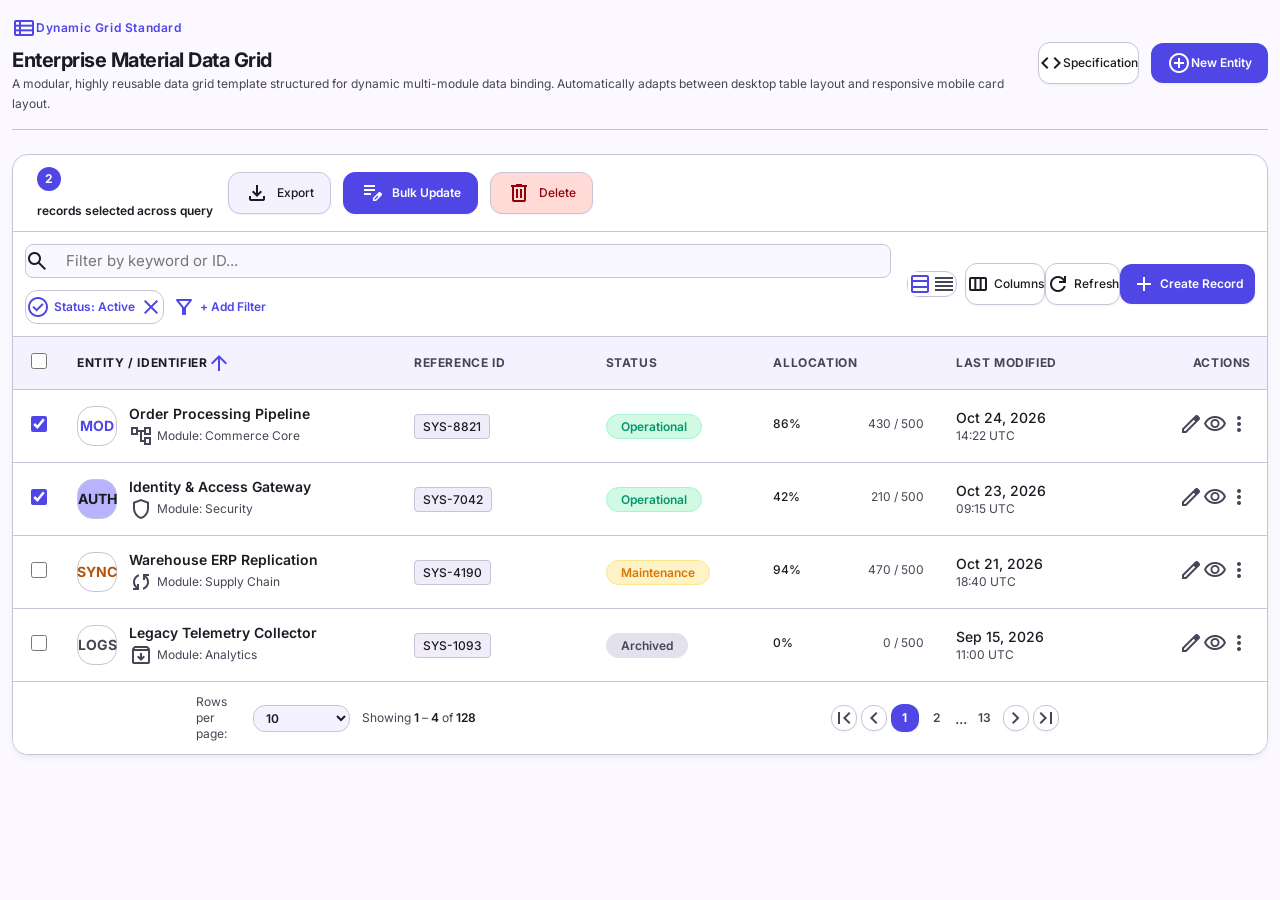
<file: uiv2-components/data_table_component_standards/code.html>
<!DOCTYPE html>
<html class="light" lang="en">
<head>
    <link href="../app.css" rel="stylesheet"/>
    <script src="../app.js" defer></script>
    <meta charset="utf-8"/>
    <meta content="width=device-width, initial-scale=1.0" name="viewport"/>
    <title>Enterprise Material Data Grid Standards</title>
    <link href="https://fonts.googleapis.com/css2?family=Inter:wght@400;500;600;700;800;900&family=Public+Sans:wght@400;500;600;700&display=swap" rel="stylesheet"/>
    <link href="https://fonts.googleapis.com/css2?family=Material+Symbols+Outlined:wght,FILL@100..700,0..1&display=swap" rel="stylesheet"/>
    <style>
        /* Component-Specific Responsive Layout Safeguards */
        html, body {
            max-width: 100vw !important;
            overflow-x: hidden !important;
            margin: 0 !important;
        }
        * {
            box-sizing: border-box !important;
        }
        /* Mobile vs Desktop View Switching */
        @media (max-width: 767px) {
            .desktop-table-view {
                display: none !important;
            }
            .mobile-card-view {
                display: block !important;
            }
            .responsive-header,
            .responsive-toolbar,
            .responsive-selection-bar,
            .responsive-footer {
                flex-direction: column !important;
                align-items: stretch !important;
                width: 100% !important;
            }
            .responsive-btn-group {
                width: 100% !important;
                display: flex !important;
                flex-wrap: wrap !important;
                gap: 0.5rem !important;
            }
            .responsive-btn-group > button {
                flex: 1 1 auto !important;
                justify-content: center !important;
            }
            .responsive-search {
                width: 100% !important;
                max-width: 100% !important;
            }
        }
        @media (min-width: 768px) {
            .desktop-table-view {
                display: block !important;
            }
            .mobile-card-view {
                display: none !important;
            }
        }
    </style>
</head>
<body class="bg-surface-dim min-h-screen p-3 sm:p-6 md:p-10 font-body text-on-surface antialiased overflow-x-hidden w-full max-w-full">
    <div class="w-full max-w-7xl mx-auto space-y-6 sm:space-y-8 min-w-0">
        <!-- Component Header & Dynamic Module Guidelines -->
        <header class="responsive-header flex flex-col md:flex-row md:items-center justify-between gap-4 pb-4 border-b border-outline-variant/60 w-full max-w-full">
            <div class="space-y-1.5 min-w-0 flex-1">
                <div class="inline-flex items-center gap-1.5 px-2.5 py-1 rounded-md bg-primary/10 text-primary text-xs font-semibold uppercase tracking-wider font-label">
                    <span class="material-symbols-outlined text-[16px]">view_list</span>
                    Dynamic Grid Standard
                </div>
                <h1 class="text-xl sm:text-2xl md:text-3xl font-headline font-bold text-on-surface tracking-tight break-words">Enterprise Material Data Grid</h1>
                <p class="text-on-surface-variant text-xs sm:text-sm md:text-base leading-relaxed break-words">
                    A modular, highly reusable data grid template structured for dynamic multi-module data binding. Automatically adapts between desktop table layout and responsive mobile card layout.
                </p>
            </div>
            <!-- Responsive Action Buttons -->
            <div class="responsive-btn-group flex flex-wrap items-center gap-2 sm:gap-3 shrink-0">
                <button type="button" title="View Component Specification" aria-label="View Component Specification" class="px-3.5 py-2 bg-surface-container-lowest text-on-surface border border-outline-variant/80 rounded-lg text-xs sm:text-sm font-medium hover:bg-surface-container transition-colors shadow-sm inline-flex items-center justify-center gap-1.5">
                    <span class="material-symbols-outlined text-[18px]">code</span>
                    Specification
                </button>
                <button type="button" title="Create New Enterprise Entity" aria-label="Create New Enterprise Entity" class="px-4 py-2 bg-primary text-on-primary rounded-lg text-xs sm:text-sm font-semibold hover:bg-primary/90 transition-colors shadow-sm inline-flex items-center justify-center gap-1.5">
                    <span class="material-symbols-outlined text-[18px]">add_circle</span>
                    New Entity
                </button>
            </div>
        </header>

        <!-- Dynamic Table Container Wrapper -->
        <div class="bg-surface-container-lowest rounded-xl sm:rounded-2xl shadow-md border border-outline-variant/60 overflow-hidden w-full max-w-full min-w-0">
            
            <!-- 1. Contextual Selection Header -->
            <div class="responsive-selection-bar bg-primary-container/20 border-b border-primary-container/30 p-3 sm:px-6 sm:py-3 flex flex-col sm:flex-row items-start sm:items-center justify-between gap-3 w-full max-w-full">
                <div class="flex items-center gap-2 sm:gap-3 min-w-0 flex-wrap">
                    <span class="inline-flex items-center justify-center h-6 w-6 rounded-full bg-primary text-on-primary text-xs font-bold shrink-0">
                        2
                    </span>
                    <span class="text-xs sm:text-sm font-semibold text-on-surface break-words">records selected across query</span>
                </div>
                <div class="responsive-btn-group flex flex-wrap items-center gap-3 sm:gap-4 w-full sm:w-auto">
                    <button type="button" title="Export Selected Records as CSV/PDF" aria-label="Export Selected Records as CSV/PDF" class="px-4 py-2 text-xs sm:text-sm font-medium rounded-lg bg-surface-container-low text-on-surface hover:bg-surface-container transition-colors border border-outline-variant inline-flex items-center justify-center gap-2 shadow-sm leading-none">
                        <span class="material-symbols-outlined text-[18px] leading-none flex items-center justify-center">file_download</span>
                        <span>Export</span>
                    </button>
                    <button type="button" title="Bulk Update Selected Records" aria-label="Bulk Update Selected Records" class="px-4 py-2 text-xs sm:text-sm font-semibold rounded-lg bg-primary text-on-primary hover:bg-primary/90 transition-colors border border-primary inline-flex items-center justify-center gap-2 shadow-sm leading-none">
                        <span class="material-symbols-outlined text-[18px] leading-none flex items-center justify-center">edit_note</span>
                        <span>Bulk Update</span>
                    </button>
                    <button type="button" title="Delete Selected Records" aria-label="Delete Selected Records" class="px-4 py-2 text-xs sm:text-sm font-medium rounded-lg bg-error-container text-on-error-container hover:brightness-95 transition-colors border border-error/20 inline-flex items-center justify-center gap-2 shadow-sm leading-none">
                        <span class="material-symbols-outlined text-[18px] leading-none flex items-center justify-center">delete</span>
                        <span>Delete</span>
                    </button>
                </div>
            </div>

            <!-- 2. Primary Toolbar: Fully Responsive Search, Filters & Grid Controls -->
            <div class="responsive-toolbar p-3 sm:p-5 border-b border-outline-variant/50 flex flex-col lg:flex-row justify-between items-stretch lg:items-center gap-4 bg-surface-container-lowest w-full max-w-full min-w-0">
                <!-- Search & Active Filters -->
                <div class="flex flex-col sm:flex-row flex-wrap items-stretch sm:items-center gap-3 flex-1 min-w-0">
                    <div class="responsive-search relative w-full sm:w-72 md:w-80 shrink-0">
                        <span class="material-symbols-outlined absolute left-3.5 top-1/2 -translate-y-1/2 text-on-surface-variant/70 text-[20px]">search</span>
                        <input type="text" title="Search Records" aria-label="Search Records" placeholder="Filter by keyword or ID..." class="w-full pl-10 pr-4 py-2 rounded-xl border border-outline-variant bg-surface-container-low/50 text-xs sm:text-sm text-on-surface placeholder:text-on-surface-variant/60 focus:outline-none focus:ring-2 focus:ring-primary focus:border-primary transition-all font-body"/>
                    </div>
                    
                    <!-- Quick Filter Chips -->
                    <div class="flex items-center gap-1.5 flex-wrap min-w-0">
                        <span class="inline-flex items-center gap-1 px-2.5 py-1 rounded-lg bg-primary/10 text-primary text-xs font-semibold border border-primary/20 shrink-0">
                            <span class="material-symbols-outlined text-[14px]">check_circle</span>
                            Status: Active
                            <button type="button" title="Remove Status Filter" aria-label="Remove Status Filter" class="hover:text-primary/70 transition-colors inline-flex items-center">
                                <span class="material-symbols-outlined text-[14px]">close</span>
                            </button>
                        </span>
                    
                        <button type="button" title="Add Filter Rule" aria-label="Add Filter Rule" class="inline-flex items-center gap-1 px-2 py-1 rounded-lg text-xs font-semibold text-primary hover:bg-primary/5 transition-colors shrink-0">
                            <span class="material-symbols-outlined text-[16px]">filter_alt</span>
                            + Add Filter
                        </button>
                    </div>
                </div>

                <!-- Grid Configuration & Global Module Actions -->
                <div class="flex flex-wrap items-center justify-between sm:justify-end gap-2 border-t lg:border-t-0 pt-3 lg:pt-0 border-outline-variant/50 w-full lg:w-auto shrink-0">
                    <div class="inline-flex rounded-lg border border-outline-variant/80 bg-surface-container-low/40 p-0.5 shrink-0">
                        <button type="button" title="Comfortable View Density" aria-label="Comfortable View Density" class="p-1.5 rounded-md bg-surface-container-lowest text-primary shadow-sm flex items-center justify-center">
                            <span class="material-symbols-outlined text-[18px]">table_rows</span>
                        </button>
                        <button type="button" title="Compact View Density" aria-label="Compact View Density" class="p-1.5 rounded-md text-on-surface-variant hover:text-on-surface flex items-center justify-center">
                            <span class="material-symbols-outlined text-[18px]">reorder</span>
                        </button>
                    </div>
                    
                    <div class="responsive-btn-group flex items-center gap-1.5 flex-wrap">
                        <button type="button" title="Configure Table Columns" aria-label="Configure Table Columns" class="px-2.5 sm:px-3 py-2 bg-surface-container-lowest text-on-surface border border-outline-variant rounded-lg text-xs font-medium hover:bg-surface-container transition-colors shadow-sm inline-flex items-center justify-center gap-1">
                            <span class="material-symbols-outlined text-[16px]">view_column</span>
                            <span>Columns</span>
                        </button>

                        <button type="button" title="Refresh Grid Data" aria-label="Refresh Grid Data" class="px-2.5 sm:px-3 py-2 bg-surface-container-lowest text-on-surface border border-outline-variant rounded-lg text-xs font-medium hover:bg-surface-container transition-colors shadow-sm inline-flex items-center justify-center gap-1">
                            <span class="material-symbols-outlined text-[16px]">refresh</span>
                            <span>Refresh</span>
                        </button>

                        <button type="button" title="Create New Record" aria-label="Create New Record" class="px-3 py-2 bg-primary text-on-primary rounded-lg text-xs font-semibold hover:bg-primary/90 transition-colors shadow-sm inline-flex items-center justify-center gap-1">
                            <span class="material-symbols-outlined text-[16px]">add</span>
                            <span>Create Record</span>
                        </button>
                    </div>
                </div>
            </div>

            <!-- 3A. MOBILE RESPONSIVE CARD VIEW (Visible on small mobile viewports < 768px) -->
            <div class="mobile-card-view divide-y divide-outline-variant/60 bg-surface-container-lowest w-full max-w-full">
                <!-- Mobile Card 1 -->
                <div class="p-4 space-y-3 bg-primary/[0.03] w-full max-w-full">
                    <div class="flex items-start justify-between gap-3">
                        <div class="flex items-center gap-2.5 min-w-0">
                            <input type="checkbox" checked="" class="rounded border-outline-variant text-primary focus:ring-primary h-4 w-4 shrink-0 cursor-pointer"/>
                            <div class="h-9 w-9 rounded-xl bg-primary/10 text-primary flex items-center justify-center font-bold text-xs border border-primary/20 shrink-0">
                                MOD
                            </div>
                            <div class="min-w-0">
                                <h4 class="font-semibold text-sm text-on-surface truncate">Order Processing Pipeline</h4>
                                <span class="font-mono text-[11px] text-on-surface-variant">SYS-8821</span>
                            </div>
                        </div>
                        <span class="status-badge status-badge-operational">
                            Operational
                        </span>
                    </div>

                    <div class="space-y-1 bg-surface-container-low/60 p-2.5 rounded-lg border border-outline-variant/40">
                        <div class="flex justify-between text-xs">
                            <span class="text-on-surface-variant font-medium">Allocation (Commerce Core)</span>
                            <span class="font-semibold text-on-surface">86% (430/500)</span>
                        </div>
                        <div class="h-1.5 w-full bg-surface-container-highest rounded-full overflow-hidden">
                            <div class="h-full bg-primary rounded-full" style="width: 86%;"></div>
                        </div>
                    </div>

                    <div class="flex items-center justify-between text-xs pt-1">
                        <span class="text-on-surface-variant">Modified: Oct 24, 2026</span>
                        <div class="flex items-center gap-1">
                            <button type="button" title="Edit Record" aria-label="Edit Record" class="p-1.5 rounded-lg text-on-surface-variant hover:text-primary hover:bg-primary/10 transition-colors">
                                <span class="material-symbols-outlined text-[18px]">edit</span>
                            </button>
                            <button type="button" title="View Details" aria-label="View Details" class="p-1.5 rounded-lg text-on-surface-variant hover:text-primary hover:bg-primary/10 transition-colors">
                                <span class="material-symbols-outlined text-[18px]">visibility</span>
                            </button>
                            <button type="button" title="More Actions" aria-label="More Actions" class="p-1.5 rounded-lg text-on-surface-variant hover:text-on-surface hover:bg-surface-container transition-colors">
                                <span class="material-symbols-outlined text-[18px]">more_vert</span>
                            </button>
                        </div>
                    </div>
                </div>

                <!-- Mobile Card 2 -->
                <div class="p-4 space-y-3 w-full max-w-full">
                    <div class="flex items-start justify-between gap-3">
                        <div class="flex items-center gap-2.5 min-w-0">
                            <input type="checkbox" checked="" class="rounded border-outline-variant text-primary focus:ring-primary h-4 w-4 shrink-0 cursor-pointer"/>
                            <div class="h-9 w-9 rounded-xl bg-secondary-container text-on-secondary-container flex items-center justify-center font-bold text-xs border border-outline-variant shrink-0">
                                AUTH
                            </div>
                            <div class="min-w-0">
                                <h4 class="font-semibold text-sm text-on-surface truncate">Identity & Access Gateway</h4>
                                <span class="font-mono text-[11px] text-on-surface-variant">SYS-7042</span>
                            </div>
                        </div>
                        <span class="status-badge status-badge-operational">
                            Operational
                        </span>
                    </div>

                    <div class="space-y-1 bg-surface-container-low/60 p-2.5 rounded-lg border border-outline-variant/40">
                        <div class="flex justify-between text-xs">
                            <span class="text-on-surface-variant font-medium">Allocation (Security)</span>
                            <span class="font-semibold text-on-surface">42% (210/500)</span>
                        </div>
                        <div class="h-1.5 w-full bg-surface-container-highest rounded-full overflow-hidden">
                            <div class="h-full bg-primary rounded-full" style="width: 42%;"></div>
                        </div>
                    </div>

                    <div class="flex items-center justify-between text-xs pt-1">
                        <span class="text-on-surface-variant">Modified: Oct 23, 2026</span>
                        <div class="flex items-center gap-1">
                            <button type="button" title="Edit Record" aria-label="Edit Record" class="p-1.5 rounded-lg text-on-surface-variant hover:text-primary hover:bg-primary/10 transition-colors">
                                <span class="material-symbols-outlined text-[18px]">edit</span>
                            </button>
                            <button type="button" title="View Details" aria-label="View Details" class="p-1.5 rounded-lg text-on-surface-variant hover:text-primary hover:bg-primary/10 transition-colors">
                                <span class="material-symbols-outlined text-[18px]">visibility</span>
                            </button>
                            <button type="button" title="More Actions" aria-label="More Actions" class="p-1.5 rounded-lg text-on-surface-variant hover:text-on-surface hover:bg-surface-container transition-colors">
                                <span class="material-symbols-outlined text-[18px]">more_vert</span>
                            </button>
                        </div>
                    </div>
                </div>

                <!-- Mobile Card 3 -->
                <div class="p-4 space-y-3 w-full max-w-full">
                    <div class="flex items-start justify-between gap-3">
                        <div class="flex items-center gap-2.5 min-w-0">
                            <input type="checkbox" class="rounded border-outline-variant text-primary focus:ring-primary h-4 w-4 shrink-0 cursor-pointer"/>
                            <div class="h-9 w-9 rounded-xl bg-amber-500/10 text-amber-700 flex items-center justify-center font-bold text-xs border border-amber-500/20 shrink-0">
                                SYNC
                            </div>
                            <div class="min-w-0">
                                <h4 class="font-semibold text-sm text-on-surface truncate">Warehouse ERP Replication</h4>
                                <span class="font-mono text-[11px] text-on-surface-variant">SYS-4190</span>
                            </div>
                        </div>
                        <span class="status-badge status-badge-maintenance">
                            Maintenance
                        </span>
                    </div>

                    <div class="space-y-1 bg-surface-container-low/60 p-2.5 rounded-lg border border-outline-variant/40">
                        <div class="flex justify-between text-xs">
                            <span class="text-on-surface-variant font-medium">Allocation (Supply Chain)</span>
                            <span class="font-semibold text-on-surface">94% (470/500)</span>
                        </div>
                        <div class="h-1.5 w-full bg-surface-container-highest rounded-full overflow-hidden">
                            <div class="h-full bg-amber-500 rounded-full" style="width: 94%;"></div>
                        </div>
                    </div>

                    <div class="flex items-center justify-between text-xs pt-1">
                        <span class="text-on-surface-variant">Modified: Oct 21, 2026</span>
                        <div class="flex items-center gap-1">
                            <button type="button" title="Edit Record" aria-label="Edit Record" class="p-1.5 rounded-lg text-on-surface-variant hover:text-primary hover:bg-primary/10 transition-colors">
                                <span class="material-symbols-outlined text-[18px]">edit</span>
                            </button>
                            <button type="button" title="View Details" aria-label="View Details" class="p-1.5 rounded-lg text-on-surface-variant hover:text-primary hover:bg-primary/10 transition-colors">
                                <span class="material-symbols-outlined text-[18px]">visibility</span>
                            </button>
                            <button type="button" title="More Actions" aria-label="More Actions" class="p-1.5 rounded-lg text-on-surface-variant hover:text-on-surface hover:bg-surface-container transition-colors">
                                <span class="material-symbols-outlined text-[18px]">more_vert</span>
                            </button>
                        </div>
                    </div>
                </div>

                <!-- Mobile Card 4 -->
                <div class="p-4 space-y-3 w-full max-w-full">
                    <div class="flex items-start justify-between gap-3">
                        <div class="flex items-center gap-2.5 min-w-0">
                            <input type="checkbox" class="rounded border-outline-variant text-primary focus:ring-primary h-4 w-4 shrink-0 cursor-pointer"/>
                            <div class="h-9 w-9 rounded-xl bg-surface-variant text-on-surface-variant flex items-center justify-center font-bold text-xs border border-outline-variant shrink-0">
                                LOGS
                            </div>
                            <div class="min-w-0">
                                <h4 class="font-semibold text-sm text-on-surface truncate">Legacy Telemetry Collector</h4>
                                <span class="font-mono text-[11px] text-on-surface-variant">SYS-1093</span>
                            </div>
                        </div>
                        <span class="status-badge status-badge-archived">
                            Archived
                        </span>
                    </div>

                    <div class="space-y-1 bg-surface-container-low/60 p-2.5 rounded-lg border border-outline-variant/40">
                        <div class="flex justify-between text-xs">
                            <span class="text-on-surface-variant font-medium">Allocation (Analytics)</span>
                            <span class="font-semibold text-on-surface">0% (0/500)</span>
                        </div>
                        <div class="h-1.5 w-full bg-surface-container-highest rounded-full overflow-hidden">
                            <div class="h-full bg-on-surface-variant/40 rounded-full" style="width: 0%;"></div>
                        </div>
                    </div>

                    <div class="flex items-center justify-between text-xs pt-1">
                        <span class="text-on-surface-variant">Modified: Sep 15, 2026</span>
                        <div class="flex items-center gap-1">
                            <button type="button" title="Edit Record" aria-label="Edit Record" class="p-1.5 rounded-lg text-on-surface-variant hover:text-primary hover:bg-primary/10 transition-colors">
                                <span class="material-symbols-outlined text-[18px]">edit</span>
                            </button>
                            <button type="button" title="View Details" aria-label="View Details" class="p-1.5 rounded-lg text-on-surface-variant hover:text-primary hover:bg-primary/10 transition-colors">
                                <span class="material-symbols-outlined text-[18px]">visibility</span>
                            </button>
                            <button type="button" title="More Actions" aria-label="More Actions" class="p-1.5 rounded-lg text-on-surface-variant hover:text-on-surface hover:bg-surface-container transition-colors">
                                <span class="material-symbols-outlined text-[18px]">more_vert</span>
                            </button>
                        </div>
                    </div>
                </div>
            </div>

            <!-- 3B. DESKTOP ENTERPRISE TABLE VIEW (Visible on screens >= 768px) -->
            <div class="desktop-table-view w-full overflow-x-auto">
                <table class="w-full text-left border-collapse">
                    <!-- Column Header Row -->
                    <thead class="bg-surface-container-low/80 border-b border-outline-variant/80 text-on-surface-variant select-none">
                        <tr>
                            <!-- Selection Checkbox Column -->
                            <th scope="col" class="py-3.5 pl-6 pr-3 w-12 text-center">
                                <input type="checkbox" title="Select All Records" aria-label="Select All Records" class="rounded border-outline-variant text-primary focus:ring-primary h-4 w-4 bg-surface-container-lowest cursor-pointer"/>
                            </th>

                            <!-- Sortable Primary Column: Entity / Identifier -->
                            <th scope="col" class="py-3.5 px-4 text-xs font-bold uppercase tracking-wider font-label cursor-pointer hover:bg-surface-container/60 transition-colors group">
                                <div class="flex items-center gap-1.5 text-on-surface">
                                    Entity / Identifier
                                    <span class="material-symbols-outlined text-[16px] text-primary">arrow_upward</span>
                                </div>
                            </th>

                            <!-- Sortable Metadata Column: Reference ID -->
                            <th scope="col" class="py-3.5 px-4 text-xs font-bold uppercase tracking-wider font-label cursor-pointer hover:bg-surface-container/60 transition-colors group">
                                <div class="flex items-center justify-between gap-2 whitespace-nowrap">
                                    <span>Reference ID</span>
                                    <span class="material-symbols-outlined text-[16px] shrink-0 opacity-0 group-hover:opacity-100 transition-opacity text-on-surface-variant">unfold_more</span>
                                </div>
                            </th>

                            <!-- Categorical Status Column -->
                            <th scope="col" class="py-3.5 px-4 text-xs font-bold uppercase tracking-wider font-label cursor-pointer hover:bg-surface-container/60 transition-colors group">
                                <div class="flex items-center justify-between gap-2 whitespace-nowrap">
                                    <span>Status</span>
                                    <span class="material-symbols-outlined text-[16px] shrink-0 opacity-0 group-hover:opacity-100 transition-opacity text-on-surface-variant">unfold_more</span>
                                </div>
                            </th>

                            <!-- Numeric / Metric Column -->
                            <th scope="col" class="py-3.5 px-4 text-xs font-bold uppercase tracking-wider font-label cursor-pointer hover:bg-surface-container/60 transition-colors group">
                                <div class="flex items-center justify-between gap-2 whitespace-nowrap">
                                    <span>Allocation</span>
                                    <span class="material-symbols-outlined text-[16px] shrink-0 opacity-0 group-hover:opacity-100 transition-opacity text-on-surface-variant">unfold_more</span>
                                </div>
                            </th>

                            <!-- Date / Timestamp Column -->
                            <th scope="col" class="py-3.5 px-4 text-xs font-bold uppercase tracking-wider font-label cursor-pointer hover:bg-surface-container/60 transition-colors group">
                                <div class="flex items-center justify-between gap-2 whitespace-nowrap">
                                    <span>Last Modified</span>
                                    <span class="material-symbols-outlined text-[16px] shrink-0 opacity-0 group-hover:opacity-100 transition-opacity text-on-surface-variant">unfold_more</span>
                                </div>
                            </th>

                            <!-- Actions -->
                            <th scope="col" class="py-3.5 pl-3 pr-6 text-xs font-bold uppercase tracking-wider font-label text-right">
                                Actions
                            </th>
                        </tr>
                    </thead>

                    <!-- Dynamic Table Rows -->
                    <tbody class="divide-y divide-outline-variant/60 bg-surface-container-lowest font-body text-sm">
                        <!-- Row 1: Selected & Active State -->
                        <tr class="hover:bg-primary/5 transition-colors group bg-primary/[0.03]">
                            <td class="py-3.5 pl-6 pr-3 text-center">
                                <input type="checkbox" checked="" class="rounded border-outline-variant text-primary focus:ring-primary h-4 w-4 cursor-pointer"/>
                            </td>
                            <td class="py-3.5 px-4 whitespace-nowrap">
                                <div class="flex items-center gap-3">
                                    <div class="h-10 w-10 rounded-xl bg-primary/10 text-primary flex items-center justify-center font-bold text-sm border border-primary/20 shrink-0">
                                        MOD
                                    </div>
                                    <div>
                                        <div class="font-semibold text-on-surface group-hover:text-primary transition-colors">Order Processing Pipeline</div>
                                        <div class="text-xs text-on-surface-variant flex items-center gap-1 mt-0.5">
                                            <span class="material-symbols-outlined text-[14px]">account_tree</span>
                                            Module: Commerce Core
                                        </div>
                                    </div>
                                </div>
                            </td>
                            <td class="py-3.5 px-4 whitespace-nowrap">
                                <span class="font-mono text-xs font-medium px-2 py-1 rounded bg-surface-container text-on-surface border border-outline-variant/60">
                                    SYS-8821
                                </span>
                            </td>
                            <td class="py-3.5 px-4 whitespace-nowrap">
                                <span class="status-badge status-badge-operational">
                                    Operational
                                </span>
                            </td>
                            <td class="py-3.5 px-4 whitespace-nowrap">
                                <div class="w-28 space-y-1">
                                    <div class="flex justify-between text-xs">
                                        <span class="font-medium text-on-surface">86%</span>
                                        <span class="text-on-surface-variant">430 / 500</span>
                                    </div>
                                    <div class="h-1.5 w-full bg-surface-container-highest rounded-full overflow-hidden">
                                        <div class="h-full bg-primary rounded-full" style="width: 86%;"></div>
                                    </div>
                                </div>
                            </td>
                            <td class="py-3.5 px-4 whitespace-nowrap text-on-surface-variant">
                                <div class="font-medium text-on-surface">Oct 24, 2026</div>
                                <div class="text-xs text-on-surface-variant">14:22 UTC</div>
                            </td>
                            <td class="py-3.5 pl-3 pr-6 whitespace-nowrap text-right">
                                <div class="inline-flex items-center gap-0.5">
                                    <button type="button" title="Edit Record" aria-label="Edit Record" class="p-1.5 rounded-lg text-on-surface-variant hover:text-primary hover:bg-primary/10 transition-colors flex items-center justify-center">
                                        <span class="material-symbols-outlined text-[18px]">edit</span>
                                    </button>
                                    <button type="button" title="View Details" aria-label="View Details" class="p-1.5 rounded-lg text-on-surface-variant hover:text-primary hover:bg-primary/10 transition-colors flex items-center justify-center">
                                        <span class="material-symbols-outlined text-[18px]">visibility</span>
                                    </button>
                                    <button type="button" title="More Actions" aria-label="More Actions" class="p-1.5 rounded-lg text-on-surface-variant hover:text-on-surface hover:bg-surface-container transition-colors flex items-center justify-center">
                                        <span class="material-symbols-outlined text-[18px]">more_vert</span>
                                    </button>
                                </div>
                            </td>
                        </tr>

                        <!-- Row 2: Standard Row -->
                        <tr class="hover:bg-surface-container-low transition-colors group">
                            <td class="py-3.5 pl-6 pr-3 text-center">
                                <input type="checkbox" checked="" class="rounded border-outline-variant text-primary focus:ring-primary h-4 w-4 cursor-pointer"/>
                            </td>
                            <td class="py-3.5 px-4 whitespace-nowrap">
                                <div class="flex items-center gap-3">
                                    <div class="h-10 w-10 rounded-xl bg-secondary-container text-on-secondary-container flex items-center justify-center font-bold text-sm border border-outline-variant shrink-0">
                                        AUTH
                                    </div>
                                    <div>
                                        <div class="font-semibold text-on-surface group-hover:text-primary transition-colors">Identity & Access Gateway</div>
                                        <div class="text-xs text-on-surface-variant flex items-center gap-1 mt-0.5">
                                            <span class="material-symbols-outlined text-[14px]">shield</span>
                                            Module: Security
                                        </div>
                                    </div>
                                </div>
                            </td>
                            <td class="py-3.5 px-4 whitespace-nowrap">
                                <span class="font-mono text-xs font-medium px-2 py-1 rounded bg-surface-container text-on-surface border border-outline-variant/60">
                                    SYS-7042
                                </span>
                            </td>
                            <td class="py-3.5 px-4 whitespace-nowrap">
                                <span class="status-badge status-badge-operational">
                                    Operational
                                </span>
                            </td>
                            <td class="py-3.5 px-4 whitespace-nowrap">
                                <div class="w-28 space-y-1">
                                    <div class="flex justify-between text-xs">
                                        <span class="font-medium text-on-surface">42%</span>
                                        <span class="text-on-surface-variant">210 / 500</span>
                                    </div>
                                    <div class="h-1.5 w-full bg-surface-container-highest rounded-full overflow-hidden">
                                        <div class="h-full bg-primary rounded-full" style="width: 42%;"></div>
                                    </div>
                                </div>
                            </td>
                            <td class="py-3.5 px-4 whitespace-nowrap text-on-surface-variant">
                                <div class="font-medium text-on-surface">Oct 23, 2026</div>
                                <div class="text-xs text-on-surface-variant">09:15 UTC</div>
                            </td>
                            <td class="py-3.5 pl-3 pr-6 whitespace-nowrap text-right">
                                <div class="inline-flex items-center gap-0.5">
                                    <button type="button" title="Edit Record" aria-label="Edit Record" class="p-1.5 rounded-lg text-on-surface-variant hover:text-primary hover:bg-primary/10 transition-colors flex items-center justify-center">
                                        <span class="material-symbols-outlined text-[18px]">edit</span>
                                    </button>
                                    <button type="button" title="View Details" aria-label="View Details" class="p-1.5 rounded-lg text-on-surface-variant hover:text-primary hover:bg-primary/10 transition-colors flex items-center justify-center">
                                        <span class="material-symbols-outlined text-[18px]">visibility</span>
                                    </button>
                                    <button type="button" title="More Actions" aria-label="More Actions" class="p-1.5 rounded-lg text-on-surface-variant hover:text-on-surface hover:bg-surface-container transition-colors flex items-center justify-center">
                                        <span class="material-symbols-outlined text-[18px]">more_vert</span>
                                    </button>
                                </div>
                            </td>
                        </tr>

                        <!-- Row 3: Warning / Maintenance State -->
                        <tr class="hover:bg-surface-container-low transition-colors group">
                            <td class="py-3.5 pl-6 pr-3 text-center">
                                <input type="checkbox" class="rounded border-outline-variant text-primary focus:ring-primary h-4 w-4 bg-surface-container-lowest cursor-pointer"/>
                            </td>
                            <td class="py-3.5 px-4 whitespace-nowrap">
                                <div class="flex items-center gap-3">
                                    <div class="h-10 w-10 rounded-xl bg-amber-500/10 text-amber-700 flex items-center justify-center font-bold text-sm border border-amber-500/20 shrink-0">
                                        SYNC
                                    </div>
                                    <div>
                                        <div class="font-semibold text-on-surface group-hover:text-primary transition-colors">Warehouse ERP Replication</div>
                                        <div class="text-xs text-on-surface-variant flex items-center gap-1 mt-0.5">
                                            <span class="material-symbols-outlined text-[14px]">sync</span>
                                            Module: Supply Chain
                                        </div>
                                    </div>
                                </div>
                            </td>
                            <td class="py-3.5 px-4 whitespace-nowrap">
                                <span class="font-mono text-xs font-medium px-2 py-1 rounded bg-surface-container text-on-surface border border-outline-variant/60">
                                    SYS-4190
                                </span>
                            </td>
                            <td class="py-3.5 px-4 whitespace-nowrap">
                                <span class="status-badge status-badge-maintenance">
                                    Maintenance
                                </span>
                            </td>
                            <td class="py-3.5 px-4 whitespace-nowrap">
                                <div class="w-28 space-y-1">
                                    <div class="flex justify-between text-xs">
                                        <span class="font-medium text-on-surface">94%</span>
                                        <span class="text-on-surface-variant">470 / 500</span>
                                    </div>
                                    <div class="h-1.5 w-full bg-surface-container-highest rounded-full overflow-hidden">
                                        <div class="h-full bg-amber-500 rounded-full" style="width: 94%;"></div>
                                    </div>
                                </div>
                            </td>
                            <td class="py-3.5 px-4 whitespace-nowrap text-on-surface-variant">
                                <div class="font-medium text-on-surface">Oct 21, 2026</div>
                                <div class="text-xs text-on-surface-variant">18:40 UTC</div>
                            </td>
                            <td class="py-3.5 pl-3 pr-6 whitespace-nowrap text-right">
                                <div class="inline-flex items-center gap-0.5">
                                    <button type="button" title="Edit Record" aria-label="Edit Record" class="p-1.5 rounded-lg text-on-surface-variant hover:text-primary hover:bg-primary/10 transition-colors flex items-center justify-center">
                                        <span class="material-symbols-outlined text-[18px]">edit</span>
                                    </button>
                                    <button type="button" title="View Details" aria-label="View Details" class="p-1.5 rounded-lg text-on-surface-variant hover:text-primary hover:bg-primary/10 transition-colors flex items-center justify-center">
                                        <span class="material-symbols-outlined text-[18px]">visibility</span>
                                    </button>
                                    <button type="button" title="More Actions" aria-label="More Actions" class="p-1.5 rounded-lg text-on-surface-variant hover:text-on-surface hover:bg-surface-container transition-colors flex items-center justify-center">
                                        <span class="material-symbols-outlined text-[18px]">more_vert</span>
                                    </button>
                                </div>
                            </td>
                        </tr>

                        <!-- Row 4: Inactive / Suspended State -->
                        <tr class="hover:bg-surface-container-low transition-colors group">
                            <td class="py-3.5 pl-6 pr-3 text-center">
                                <input type="checkbox" class="rounded border-outline-variant text-primary focus:ring-primary h-4 w-4 bg-surface-container-lowest cursor-pointer"/>
                            </td>
                            <td class="py-3.5 px-4 whitespace-nowrap">
                                <div class="flex items-center gap-3">
                                    <div class="h-10 w-10 rounded-xl bg-surface-variant text-on-surface-variant flex items-center justify-center font-bold text-sm border border-outline-variant shrink-0">
                                        LOGS
                                    </div>
                                    <div>
                                        <div class="font-semibold text-on-surface group-hover:text-primary transition-colors">Legacy Telemetry Collector</div>
                                        <div class="text-xs text-on-surface-variant flex items-center gap-1 mt-0.5">
                                            <span class="material-symbols-outlined text-[14px]">archive</span>
                                            Module: Analytics
                                        </div>
                                    </div>
                                </div>
                            </td>
                            <td class="py-3.5 px-4 whitespace-nowrap">
                                <span class="font-mono text-xs font-medium px-2 py-1 rounded bg-surface-container text-on-surface border border-outline-variant/60">
                                    SYS-1093
                                </span>
                            </td>
                            <td class="py-3.5 px-4 whitespace-nowrap">
                                <span class="status-badge status-badge-archived">
                                    Archived
                                </span>
                            </td>
                            <td class="py-3.5 px-4 whitespace-nowrap">
                                <div class="w-28 space-y-1">
                                    <div class="flex justify-between text-xs">
                                        <span class="font-medium text-on-surface">0%</span>
                                        <span class="text-on-surface-variant">0 / 500</span>
                                    </div>
                                    <div class="h-1.5 w-full bg-surface-container-highest rounded-full overflow-hidden">
                                        <div class="h-full bg-on-surface-variant/40 rounded-full" style="width: 0%;"></div>
                                    </div>
                                </div>
                            </td>
                            <td class="py-3.5 px-4 whitespace-nowrap text-on-surface-variant">
                                <div class="font-medium text-on-surface">Sep 15, 2026</div>
                                <div class="text-xs text-on-surface-variant">11:00 UTC</div>
                            </td>
                            <td class="py-3.5 pl-3 pr-6 whitespace-nowrap text-right">
                                <div class="inline-flex items-center gap-0.5">
                                    <button type="button" title="Edit Record" aria-label="Edit Record" class="p-1.5 rounded-lg text-on-surface-variant hover:text-primary hover:bg-primary/10 transition-colors flex items-center justify-center">
                                        <span class="material-symbols-outlined text-[18px]">edit</span>
                                    </button>
                                    <button type="button" title="View Details" aria-label="View Details" class="p-1.5 rounded-lg text-on-surface-variant hover:text-primary hover:bg-primary/10 transition-colors flex items-center justify-center">
                                        <span class="material-symbols-outlined text-[18px]">visibility</span>
                                    </button>
                                    <button type="button" title="More Actions" aria-label="More Actions" class="p-1.5 rounded-lg text-on-surface-variant hover:text-on-surface hover:bg-surface-container transition-colors flex items-center justify-center">
                                        <span class="material-symbols-outlined text-[18px]">more_vert</span>
                                    </button>
                                </div>
                            </td>
                        </tr>
                    </tbody>
                </table>
            </div>

            <!-- 4. Material Grid Paginator & Footer -->
            <div class="responsive-footer bg-surface-container-lowest p-3 sm:px-6 sm:py-3.5 flex flex-col sm:flex-row items-center justify-between gap-3 border-t border-outline-variant/60 w-full max-w-full">
                <div class="flex flex-wrap items-center justify-center sm:justify-start gap-3 sm:gap-6 w-full sm:w-auto">
                    <!-- Rows Per Page Dropdown -->
                    <div class="flex items-center gap-2 text-xs text-on-surface-variant font-label">
                        <span>Rows per page:</span>
                        <select class="bg-surface-container-low border border-outline-variant rounded-lg px-2 py-1 text-xs font-semibold text-on-surface focus:outline-none focus:ring-2 focus:ring-primary">
                            <option>10</option>
                            <option>25</option>
                            <option>50</option>
                            <option>100</option>
                        </select>
                    </div>

                    <div class="text-xs text-on-surface-variant font-label text-center sm:text-left">
                        Showing <span class="font-semibold text-on-surface">1</span> – <span class="font-semibold text-on-surface">4</span> of <span class="font-semibold text-on-surface">128</span>
                    </div>
                </div>

                <!-- Pagination Navigation Controls -->
                <div class="flex items-center justify-center gap-1 w-full sm:w-auto">
                    <button type="button" title="First Page" aria-label="First Page" class="p-1.5 rounded-lg border border-outline-variant/80 bg-surface-container-lowest text-on-surface-variant hover:bg-surface-container hover:text-on-surface transition-colors disabled:opacity-40 flex items-center justify-center shadow-sm">
                        <span class="material-symbols-outlined text-[18px]">first_page</span>
                    </button>
                    <button type="button" title="Previous Page" aria-label="Previous Page" class="p-1.5 rounded-lg border border-outline-variant/80 bg-surface-container-lowest text-on-surface-variant hover:bg-surface-container hover:text-on-surface transition-colors disabled:opacity-40 flex items-center justify-center shadow-sm">
                        <span class="material-symbols-outlined text-[18px]">chevron_left</span>
                    </button>

                    <div class="flex items-center gap-1 px-1">
                        <button type="button" title="Page 1" aria-label="Page 1" class="h-7 w-7 sm:h-8 sm:w-8 rounded-lg bg-primary text-on-primary text-xs font-bold flex items-center justify-center shadow-sm">1</button>
                        <button type="button" title="Page 2" aria-label="Page 2" class="h-7 w-7 sm:h-8 sm:w-8 rounded-lg text-on-surface-variant hover:bg-surface-container text-xs font-semibold flex items-center justify-center">2</button>
                        <span class="text-on-surface-variant px-1">...</span>
                        <button type="button" title="Page 13" aria-label="Page 13" class="h-7 w-7 sm:h-8 sm:w-8 rounded-lg text-on-surface-variant hover:bg-surface-container text-xs font-semibold flex items-center justify-center">13</button>
                    </div>

                    <button type="button" title="Next Page" aria-label="Next Page" class="p-1.5 rounded-lg border border-outline-variant/80 bg-surface-container-lowest text-on-surface-variant hover:bg-surface-container hover:text-on-surface transition-colors flex items-center justify-center shadow-sm">
                        <span class="material-symbols-outlined text-[18px]">chevron_right</span>
                    </button>
                    <button type="button" title="Last Page" aria-label="Last Page" class="p-1.5 rounded-lg border border-outline-variant/80 bg-surface-container-lowest text-on-surface-variant hover:bg-surface-container hover:text-on-surface transition-colors flex items-center justify-center shadow-sm">
                        <span class="material-symbols-outlined text-[18px]">last_page</span>
                    </button>
                </div>
            </div>

        </div>
    </div>
</body>
</html>
</file>
<file: styles.css>
:root { --navy:#071b3f; --navy-2:#0b2b65; --blue:#155bd7; --indigo:#4f46e5; --cyan:#25c2d7; --ink:#0f172a; --muted:#64748b; --line:#e2e8f0; --surface:#fff; --soft:#f4f7fb; }
* { box-sizing:border-box; }
html { scroll-behavior:smooth; }
body { overflow-x:hidden; margin:0; min-height:100vh; color:var(--ink); background:var(--soft); font-family:Inter,system-ui,sans-serif; }
button,input { font:inherit; } a { color:inherit; } .material-symbols-outlined { font-size:20px; line-height:1; }
.topbar { position:sticky; top:0; z-index:50; height:72px; display:flex; align-items:center; justify-content:space-between; gap:24px; padding:0 clamp(20px,4vw,64px); border-bottom:1px solid rgba(226,232,240,.9); background:rgba(255,255,255,.92); backdrop-filter:blur(18px) saturate(160%); }
.brand { display:flex; align-items:center; gap:14px; min-width:0; text-decoration:none; }
.brand img { width:42px; height:42px; object-fit:contain; object-position:center; }
.brand-divider { width:1px; height:28px; background:var(--line); }
.brand-product { color:#475569; font-size:12px; font-weight:750; letter-spacing:.08em; text-transform:uppercase; white-space:nowrap; }
.topnav { display:flex; align-items:center; gap:6px; }
.topnav a { padding:9px 11px; border-radius:9px; color:#475569; font-size:10px; font-weight:750; text-decoration:none; transition:.16s ease; }
.topnav a:hover { color:var(--blue); background:#eef4ff; }
.topnav .staff-link { color:white; background:var(--navy); }
.topnav .staff-link:hover { color:white; background:var(--blue); }
.gateway-label { display:flex; align-items:center; gap:8px; color:#475569; font-size:12px; font-weight:650; }
.gateway-label .material-symbols-outlined { color:#16a34a; font-size:17px; }
.hero { position:relative; overflow:hidden; color:white; background:radial-gradient(circle at 80% 18%,rgba(37,194,215,.24),transparent 25%),radial-gradient(circle at 100% 100%,rgba(79,70,229,.28),transparent 34%),linear-gradient(125deg,var(--navy) 0%,var(--navy-2) 64%,#12397a 100%); }
.hero:before { content:""; position:absolute; right:-90px; top:-170px; width:650px; height:650px; border-radius:50%; border:1px solid rgba(255,255,255,.08); box-shadow:0 0 0 72px rgba(255,255,255,.025),0 0 0 144px rgba(255,255,255,.018); }
.hero-inner { position:relative; z-index:1; max-width:1440px; margin:auto; padding:clamp(40px,5vw,68px) clamp(20px,4vw,64px) 30px; display:grid; grid-template-columns:minmax(0,1.08fr) minmax(350px,.92fr); gap:clamp(32px,5vw,70px); align-items:center; }
.eyebrow { display:flex; align-items:center; gap:10px; margin:0 0 18px; color:#89e6f1; font-size:11px; font-weight:850; letter-spacing:.18em; text-transform:uppercase; }
.eyebrow:before { content:""; width:24px; height:2px; border-radius:2px; background:currentColor; }
h1 { max-width:720px; margin:0; font-size:clamp(38px,4.8vw,62px); line-height:1; letter-spacing:-.06em; }
h1 span { color:#8ce9f3; }
.hero-copy { max-width:630px; margin:18px 0 0; color:#cbd8ee; font-size:clamp(14px,1.3vw,17px); line-height:1.65; }
.hero-actions { display:flex; flex-wrap:wrap; gap:10px; margin-top:22px; }
.btn { min-height:44px; display:inline-flex; align-items:center; justify-content:center; gap:8px; padding:0 18px; border:1px solid transparent; border-radius:11px; font-size:12px; font-weight:800; cursor:pointer; text-decoration:none; transition:.18s ease; }
.btn-primary { color:var(--navy); background:white; box-shadow:0 12px 28px rgba(0,0,0,.18); }
.btn-primary:hover { transform:translateY(-2px); box-shadow:0 16px 32px rgba(0,0,0,.24); }
.btn-secondary { color:white; border-color:rgba(255,255,255,.25); background:rgba(255,255,255,.08); }
.btn-secondary:hover { border-color:rgba(255,255,255,.45); background:rgba(255,255,255,.14); }
.system-map { position:relative; padding:26px; border:1px solid rgba(255,255,255,.14); border-radius:24px; background:rgba(255,255,255,.08); box-shadow:0 24px 80px rgba(0,0,0,.2); backdrop-filter:blur(16px); }
.system-map-head { display:flex; align-items:center; justify-content:space-between; gap:18px; margin-bottom:22px; }
.system-map-title { margin:0; font-size:15px; font-weight:800; }
.live-chip { display:flex; align-items:center; gap:7px; color:#bceff4; font-size:10px; font-weight:750; letter-spacing:.08em; text-transform:uppercase; }
.live-dot { width:7px; height:7px; border-radius:50%; background:#4ade80; box-shadow:0 0 0 4px rgba(74,222,128,.13); }
.map-core { display:grid; grid-template-columns:repeat(4,1fr); gap:8px; }
.map-node { min-height:66px; display:flex; flex-direction:column; align-items:center; justify-content:center; gap:6px; padding:9px; border:1px solid rgba(255,255,255,.12); border-radius:13px; color:#dce9fb; background:rgba(255,255,255,.06); font-size:9px; font-weight:750; text-align:center; }
.map-node strong { color:white; font-size:13px; }
.map-line { width:1px; height:23px; margin:auto; background:linear-gradient(rgba(255,255,255,.12),rgba(137,230,241,.65)); }
.map-hub { display:flex; align-items:center; justify-content:center; gap:10px; width:72%; margin:auto; padding:13px; border:1px solid rgba(137,230,241,.35); border-radius:14px; color:white; background:linear-gradient(135deg,rgba(37,194,215,.22),rgba(79,70,229,.22)); font-size:12px; font-weight:850; letter-spacing:.09em; }
.map-enterprise { display:grid; grid-template-columns:repeat(3,1fr); gap:8px; margin-top:12px; }
.mobile-staff { display:none; padding:9px 12px; border-radius:9px; color:white; background:var(--navy); font-size:10px; font-weight:750; text-decoration:none; white-space:nowrap; }
.mobile-menu { display:none; border:0; color:var(--navy); background:transparent; cursor:pointer; }
.mobile-menu:focus-visible { outline:2px solid var(--blue); outline-offset:3px; border-radius:7px; }
.hero-animation { position:absolute; z-index:2; top:-72px; right:12px; left:auto; width:170px; transform:none; height:auto; aspect-ratio:800 / 450; object-fit:contain; pointer-events:none; filter:drop-shadow(0 12px 12px rgba(0,0,0,.2)); }
.audience-panel { position:relative; padding:20px; border:1px solid rgba(255,255,255,.14); border-radius:22px; background:rgba(255,255,255,.08); box-shadow:0 24px 80px rgba(0,0,0,.2); backdrop-filter:blur(16px); }
.audience-head { display:flex; align-items:flex-start; justify-content:space-between; gap:18px; margin-bottom:13px; }
.audience-head p { margin:0; font-size:15px; font-weight:800; }
.audience-head span { color:#bceff4; font-size:10px; font-weight:750; letter-spacing:.08em; text-transform:uppercase; }
.audience-list { display:grid; gap:7px; }
.audience-card { display:grid; grid-template-columns:38px 1fr 20px; align-items:center; gap:10px; padding:9px 11px; border:1px solid rgba(255,255,255,.12); border-radius:13px; color:white; background:rgba(255,255,255,.065); text-decoration:none; transition:.18s ease; }
.audience-card:hover { transform:translateX(3px); border-color:rgba(137,230,241,.48); background:rgba(255,255,255,.12); }
.audience-icon { width:38px; height:38px; display:grid; place-items:center; border-radius:11px; color:#9debf3; background:rgba(37,194,215,.14); }
.audience-copy strong { display:block; font-size:12px; }
.audience-copy span { display:block; margin-top:3px; color:#b9c9e1; font-size:9px; line-height:1.4; }
.audience-card>.material-symbols-outlined { color:#89e6f1; font-size:17px; }
.scroll-cue { position:relative; z-index:2; width:max-content; margin:0 auto 16px; display:flex; align-items:center; gap:8px; padding:8px 12px; border-radius:999px; color:#c7d5ea; background:rgba(255,255,255,.06); font-size:10px; font-weight:750; letter-spacing:.04em; text-decoration:none; }
.scroll-cue .material-symbols-outlined { color:#89e6f1; font-size:17px; animation:scroll-bob 1.7s ease-in-out infinite; }
@keyframes scroll-bob { 0%,100%{transform:translateY(-1px)}50%{transform:translateY(3px)} }
.hero-facts { max-width:1440px; margin:auto; display:grid; grid-template-columns:repeat(3,1fr); border-top:1px solid rgba(255,255,255,.12); }
.fact { padding:22px clamp(20px,4vw,64px); border-right:1px solid rgba(255,255,255,.12); }
.fact:last-child { border-right:0; }
.fact strong { display:block; color:white; font-size:22px; letter-spacing:-.04em; }
.fact span { display:block; margin-top:4px; color:#aebfda; font-size:11px; font-weight:600; }
.catalog { max-width:1440px; margin:auto; padding:64px clamp(20px,4vw,64px) 80px; }
.catalog-head { display:flex; align-items:flex-end; justify-content:space-between; gap:24px; margin-bottom:24px; }
.section-kicker { margin:0 0 8px; color:var(--blue); font-size:10px; font-weight:850; letter-spacing:.17em; text-transform:uppercase; }
.catalog h2 { margin:0; font-size:clamp(28px,4vw,44px); letter-spacing:-.055em; }
.result-count { color:var(--muted); font-size:12px; font-weight:650; }
.discovery { display:grid; grid-template-columns:minmax(260px,1fr) auto; gap:14px; margin-bottom:26px; }
.search { position:relative; }
.search .material-symbols-outlined { position:absolute; top:50%; left:16px; transform:translateY(-50%); color:#94a3b8; }
.search input { width:100%; height:52px; padding:0 48px; border:1px solid var(--line); border-radius:14px; color:var(--ink); background:white; outline:none; box-shadow:0 3px 10px rgba(15,23,42,.03); }
.search input:focus { border-color:#818cf8; box-shadow:0 0 0 4px rgba(79,70,229,.11); }
.shortcut { position:absolute; top:50%; right:13px; transform:translateY(-50%); padding:3px 7px; border:1px solid var(--line); border-radius:6px; color:#94a3b8; background:#f8fafc; font-size:10px; font-weight:700; }
.filters { display:flex; align-items:center; gap:8px; padding:5px; border:1px solid var(--line); border-radius:14px; background:white; }
.filter { height:40px; padding:0 14px; border:0; border-radius:10px; color:#64748b; background:transparent; font-size:11px; font-weight:800; cursor:pointer; white-space:nowrap; }
.filter.active { color:white; background:var(--ink); }
.grid { display:grid; grid-template-columns:repeat(auto-fill,minmax(310px,1fr)); gap:20px; }
.card { --accent:#4f46e5; position:relative; display:flex; flex-direction:column; min-height:355px; overflow:hidden; border:1px solid #e6ebf2; border-radius:20px; background:white; box-shadow:0 2px 5px rgba(15,23,42,.03),0 12px 30px rgba(15,23,42,.04); cursor:pointer; transition:.2s cubic-bezier(.16,1,.3,1); }
.card:hover,.card:focus-visible { transform:translateY(-5px); border-color:var(--accent); box-shadow:0 16px 38px rgba(15,39,87,.12); outline:none; }
.card-bar { height:4px; background:var(--accent); }
.card-body { padding:24px 24px 16px; }
.card-top { display:flex; align-items:flex-start; justify-content:space-between; gap:18px; }
.card-icon { width:44px; height:44px; display:grid; place-items:center; flex:none; border-radius:13px; color:var(--accent); background:#f1f5f9; }
.card-index { color:#a3afc0; font-size:10px; font-weight:850; letter-spacing:.06em; }
.card-category { margin:18px 0 7px; color:var(--accent); font-size:9px; font-weight:850; letter-spacing:.16em; text-transform:uppercase; }
.card h3 { margin:0; font-size:20px; line-height:1.2; letter-spacing:-.04em; }
.card-desc { margin:10px 0 0; color:#64748b; font-size:12px; line-height:1.6; }
details { margin:0 24px; border-top:1px solid #f1f5f9; }
summary { display:flex; align-items:center; justify-content:space-between; gap:10px; padding:14px 0; color:#475569; cursor:pointer; list-style:none; font-size:11px; font-weight:750; }
summary::-webkit-details-marker { display:none; }
summary .material-symbols-outlined { color:var(--accent); font-size:18px; transition:transform .18s ease; }
details[open] summary .material-symbols-outlined { transform:rotate(180deg); }
.modules { display:grid; gap:8px; padding-bottom:15px; }
.module { display:flex; align-items:flex-start; gap:8px; color:#64748b; font-size:11px; line-height:1.4; }
.module:before { content:""; width:5px; height:5px; margin-top:5px; flex:none; border-radius:50%; background:var(--accent); opacity:.55; }
.card-footer { display:flex; align-items:center; justify-content:space-between; gap:10px; margin-top:auto; padding:15px 24px; border-top:1px solid #f1f5f9; background:#f8fafc; }
.host { min-width:0; overflow:hidden; color:#78869a; font-size:9px; font-weight:600; text-overflow:ellipsis; white-space:nowrap; }
.open { display:inline-flex; align-items:center; gap:6px; flex:none; padding:9px 12px; border-radius:9px; color:white; background:var(--accent); font-size:10px; font-weight:850; text-decoration:none; }
.open .material-symbols-outlined { font-size:15px; transition:transform .18s ease; }
.open:hover .material-symbols-outlined { transform:translateX(2px); }
.empty { grid-column:1/-1; padding:70px 20px; border:1px dashed #cbd5e1; border-radius:20px; color:#64748b; background:white; text-align:center; }
.empty .material-symbols-outlined { display:block; margin-bottom:10px; color:#94a3b8; font-size:34px; }
footer { padding:24px clamp(20px,4vw,64px); border-top:1px solid var(--line); color:#78869a; background:white; font-size:10px; text-align:center; }
@media(max-width:1050px) { .topnav{display:none} }
@media(max-width:900px) { .hero-inner{grid-template-columns:1fr}.system-map,.audience-panel{max-width:620px}.hero-facts{grid-template-columns:1fr}.fact{border-right:0;border-bottom:1px solid rgba(255,255,255,.12)}.fact:last-child{border-bottom:0} }
@media(max-width:680px) { .topbar{width:100%;height:62px;padding:0 16px;gap:8px}.brand{flex:1;min-width:0;gap:9px}.mobile-staff{display:block}.brand img{width:34px;height:34px}.brand-divider{display:none}.brand-product{display:block;min-width:0;max-width:220px;overflow:hidden;font-size:9px;letter-spacing:.045em;text-overflow:ellipsis}.mobile-menu{display:grid;place-items:center;padding:6px}.mobile-menu .material-symbols-outlined{font-size:26px}.topbar.menu-open .topnav{display:flex;position:absolute;top:calc(100% + 8px);right:16px;left:16px;z-index:60;flex-direction:column;align-items:stretch;gap:4px;padding:10px;border:1px solid var(--line);border-radius:14px;background:rgba(255,255,255,.98);box-shadow:0 16px 34px rgba(7,27,63,.16)}.topbar.menu-open .topnav a{padding:12px 13px;font-size:11px}.topbar.menu-open .topnav .staff-link{text-align:center}.hero-inner{width:100%;min-width:0;padding:34px 16px 20px;gap:24px;text-align:center}.eyebrow{justify-content:center;margin-bottom:12px;font-size:9px;letter-spacing:.14em}.eyebrow:before{display:none}h1{font-size:clamp(30px,10.5vw,42px);line-height:1.02}.hero-copy{margin-top:14px;font-size:13px;line-height:1.55}.hero-actions{display:grid;grid-template-columns:1fr;margin-top:18px}.btn{width:100%;min-height:42px;padding:0 12px;font-size:10px}.audience-panel{width:100%;max-width:620px;margin-top:12px;padding:22px 14px 14px;border-radius:17px}.hero-animation{top:-108px;left:82%;right:auto;width:230px;transform:translateX(-50%)}.audience-head{display:block;text-align:center}.audience-head p{font-size:18px}.audience-head span{display:block;margin-top:4px}.audience-head{margin-bottom:10px}.audience-head p{font-size:12px}.audience-head span{font-size:8px}.audience-card{grid-template-columns:34px minmax(0,1fr) 16px;padding:8px 9px}.audience-icon{width:34px;height:34px}.audience-copy{min-width:0}.audience-copy strong{font-size:10px}.audience-copy span{font-size:8px}.scroll-cue{max-width:calc(100% - 32px);margin-bottom:12px;font-size:8px;text-align:center}.system-map{padding:18px}.map-core{grid-template-columns:repeat(2,1fr)}.map-enterprise{grid-template-columns:repeat(2,1fr)}.catalog{padding:42px 16px 60px}.catalog-head{align-items:flex-start;flex-direction:column;gap:8px}.discovery{grid-template-columns:1fr}.filters{max-width:100%;overflow:auto}.filter{flex:0 0 auto}.grid{grid-template-columns:minmax(0,1fr)}.card{min-width:0}.shortcut{display:none}.search input{padding-right:18px} }
@media(max-width:360px) { .brand-product{max-width:110px;font-size:8px}.hero-inner{padding-left:12px;padding-right:12px}.hero-actions{grid-template-columns:1fr}.audience-copy span{display:none}.audience-card{min-height:48px}.scroll-cue span:first-child{max-width:150px}.catalog{padding-left:12px;padding-right:12px}.filters{display:grid;grid-template-columns:1fr;width:100%}.filter{width:100%} }
@media(prefers-reduced-motion:reduce) { html{scroll-behavior:auto}*{transition:none!important} }
</file>
<file: uiv2-components/node_modules/playwright-core/lib/vite/htmlReport/report.css>
:root{--color-canvas-default-transparent: rgba(255,255,255,0);--color-marketing-icon-primary: #218bff;--color-marketing-icon-secondary: #54aeff;--color-diff-blob-addition-num-text: #24292f;--color-diff-blob-addition-fg: #24292f;--color-diff-blob-addition-num-bg: #CCFFD8;--color-diff-blob-addition-line-bg: #E6FFEC;--color-diff-blob-addition-word-bg: #ABF2BC;--color-diff-blob-deletion-num-text: #24292f;--color-diff-blob-deletion-fg: #24292f;--color-diff-blob-deletion-num-bg: #FFD7D5;--color-diff-blob-deletion-line-bg: #FFEBE9;--color-diff-blob-deletion-word-bg: rgba(255,129,130,.4);--color-diff-blob-hunk-num-bg: rgba(84,174,255,.4);--color-diff-blob-expander-icon: #57606a;--color-diff-blob-selected-line-highlight-mix-blend-mode: multiply;--color-diffstat-deletion-border: rgba(27,31,36,.15);--color-diffstat-addition-border: rgba(27,31,36,.15);--color-diffstat-addition-bg: #2da44e;--color-search-keyword-hl: #fff8c5;--color-prettylights-syntax-comment: #6e7781;--color-prettylights-syntax-constant: #0550ae;--color-prettylights-syntax-entity: #8250df;--color-prettylights-syntax-storage-modifier-import: #24292f;--color-prettylights-syntax-entity-tag: #116329;--color-prettylights-syntax-keyword: #cf222e;--color-prettylights-syntax-string: #0a3069;--color-prettylights-syntax-variable: #953800;--color-prettylights-syntax-brackethighlighter-unmatched: #82071e;--color-prettylights-syntax-invalid-illegal-text: #f6f8fa;--color-prettylights-syntax-invalid-illegal-bg: #82071e;--color-prettylights-syntax-carriage-return-text: #f6f8fa;--color-prettylights-syntax-carriage-return-bg: #cf222e;--color-prettylights-syntax-string-regexp: #116329;--color-prettylights-syntax-markup-list: #3b2300;--color-prettylights-syntax-markup-heading: #0550ae;--color-prettylights-syntax-markup-italic: #24292f;--color-prettylights-syntax-markup-bold: #24292f;--color-prettylights-syntax-markup-deleted-text: #82071e;--color-prettylights-syntax-markup-deleted-bg: #FFEBE9;--color-prettylights-syntax-markup-inserted-text: #116329;--color-prettylights-syntax-markup-inserted-bg: #dafbe1;--color-prettylights-syntax-markup-changed-text: #953800;--color-prettylights-syntax-markup-changed-bg: #ffd8b5;--color-prettylights-syntax-markup-ignored-text: #eaeef2;--color-prettylights-syntax-markup-ignored-bg: #0550ae;--color-prettylights-syntax-meta-diff-range: #8250df;--color-prettylights-syntax-brackethighlighter-angle: #57606a;--color-prettylights-syntax-sublimelinter-gutter-mark: #8c959f;--color-prettylights-syntax-constant-other-reference-link: #0a3069;--color-codemirror-text: #24292f;--color-codemirror-bg: #ffffff;--color-codemirror-gutters-bg: #ffffff;--color-codemirror-guttermarker-text: #ffffff;--color-codemirror-guttermarker-subtle-text: #6e7781;--color-codemirror-linenumber-text: #57606a;--color-codemirror-cursor: #24292f;--color-codemirror-selection-bg: rgba(84,174,255,.4);--color-codemirror-activeline-bg: rgba(234,238,242,.5);--color-codemirror-matchingbracket-text: #24292f;--color-codemirror-lines-bg: #ffffff;--color-codemirror-syntax-comment: #24292f;--color-codemirror-syntax-constant: #0550ae;--color-codemirror-syntax-entity: #8250df;--color-codemirror-syntax-keyword: #cf222e;--color-codemirror-syntax-storage: #cf222e;--color-codemirror-syntax-string: #0a3069;--color-codemirror-syntax-support: #0550ae;--color-codemirror-syntax-variable: #953800;--color-checks-bg: #24292f;--color-checks-run-border-width: 0px;--color-checks-container-border-width: 0px;--color-checks-text-primary: #f6f8fa;--color-checks-text-secondary: #8c959f;--color-checks-text-link: #54aeff;--color-checks-btn-icon: #afb8c1;--color-checks-btn-hover-icon: #f6f8fa;--color-checks-btn-hover-bg: rgba(255,255,255,.125);--color-checks-input-text: #eaeef2;--color-checks-input-placeholder-text: #8c959f;--color-checks-input-focus-text: #8c959f;--color-checks-input-bg: #32383f;--color-checks-input-shadow: none;--color-checks-donut-error: #fa4549;--color-checks-donut-pending: #bf8700;--color-checks-donut-success: #2da44e;--color-checks-donut-neutral: #afb8c1;--color-checks-dropdown-text: #afb8c1;--color-checks-dropdown-bg: #32383f;--color-checks-dropdown-border: #424a53;--color-checks-dropdown-shadow: rgba(27,31,36,.3);--color-checks-dropdown-hover-text: #f6f8fa;--color-checks-dropdown-hover-bg: #424a53;--color-checks-dropdown-btn-hover-text: #f6f8fa;--color-checks-dropdown-btn-hover-bg: #32383f;--color-checks-scrollbar-thumb-bg: #57606a;--color-checks-header-label-text: #d0d7de;--color-checks-header-label-open-text: #f6f8fa;--color-checks-header-border: #32383f;--color-checks-header-icon: #8c959f;--color-checks-line-text: #d0d7de;--color-checks-line-num-text: rgba(140,149,159,.75);--color-checks-line-timestamp-text: #8c959f;--color-checks-line-hover-bg: #32383f;--color-checks-line-selected-bg: rgba(33,139,255,.15);--color-checks-line-selected-num-text: #54aeff;--color-checks-line-dt-fm-text: #24292f;--color-checks-line-dt-fm-bg: #9a6700;--color-checks-gate-bg: rgba(125,78,0,.15);--color-checks-gate-text: #d0d7de;--color-checks-gate-waiting-text: #afb8c1;--color-checks-step-header-open-bg: #32383f;--color-checks-step-error-text: #ff8182;--color-checks-step-warning-text: #d4a72c;--color-checks-logline-text: #8c959f;--color-checks-logline-num-text: rgba(140,149,159,.75);--color-checks-logline-debug-text: #c297ff;--color-checks-logline-error-text: #d0d7de;--color-checks-logline-error-num-text: #ff8182;--color-checks-logline-error-bg: rgba(164,14,38,.15);--color-checks-logline-warning-text: #d0d7de;--color-checks-logline-warning-num-text: #d4a72c;--color-checks-logline-warning-bg: rgba(125,78,0,.15);--color-checks-logline-command-text: #54aeff;--color-checks-logline-section-text: #4ac26b;--color-checks-ansi-black: #24292f;--color-checks-ansi-black-bright: #32383f;--color-checks-ansi-white: #d0d7de;--color-checks-ansi-white-bright: #d0d7de;--color-checks-ansi-gray: #8c959f;--color-checks-ansi-red: #ff8182;--color-checks-ansi-red-bright: #ffaba8;--color-checks-ansi-green: #4ac26b;--color-checks-ansi-green-bright: #6fdd8b;--color-checks-ansi-yellow: #d4a72c;--color-checks-ansi-yellow-bright: #eac54f;--color-checks-ansi-blue: #54aeff;--color-checks-ansi-blue-bright: #80ccff;--color-checks-ansi-magenta: #c297ff;--color-checks-ansi-magenta-bright: #d8b9ff;--color-checks-ansi-cyan: #76e3ea;--color-checks-ansi-cyan-bright: #b3f0ff;--color-project-header-bg: #24292f;--color-project-sidebar-bg: #ffffff;--color-project-gradient-in: #ffffff;--color-project-gradient-out: rgba(255,255,255,0);--color-mktg-success: rgba(36,146,67,1);--color-mktg-info: rgba(19,119,234,1);--color-mktg-bg-shade-gradient-top: rgba(27,31,36,.065);--color-mktg-bg-shade-gradient-bottom: rgba(27,31,36,0);--color-mktg-btn-bg-top: hsla(228,82%,66%,1);--color-mktg-btn-bg-bottom: #4969ed;--color-mktg-btn-bg-overlay-top: hsla(228,74%,59%,1);--color-mktg-btn-bg-overlay-bottom: #3355e0;--color-mktg-btn-text: #ffffff;--color-mktg-btn-primary-bg-top: hsla(137,56%,46%,1);--color-mktg-btn-primary-bg-bottom: #2ea44f;--color-mktg-btn-primary-bg-overlay-top: hsla(134,60%,38%,1);--color-mktg-btn-primary-bg-overlay-bottom: #22863a;--color-mktg-btn-primary-text: #ffffff;--color-mktg-btn-enterprise-bg-top: hsla(249,100%,72%,1);--color-mktg-btn-enterprise-bg-bottom: #6f57ff;--color-mktg-btn-enterprise-bg-overlay-top: hsla(248,65%,63%,1);--color-mktg-btn-enterprise-bg-overlay-bottom: #614eda;--color-mktg-btn-enterprise-text: #ffffff;--color-mktg-btn-outline-text: #4969ed;--color-mktg-btn-outline-border: rgba(73,105,237,.3);--color-mktg-btn-outline-hover-text: #3355e0;--color-mktg-btn-outline-hover-border: rgba(51,85,224,.5);--color-mktg-btn-outline-focus-border: #4969ed;--color-mktg-btn-outline-focus-border-inset: rgba(73,105,237,.5);--color-mktg-btn-dark-text: #ffffff;--color-mktg-btn-dark-border: rgba(255,255,255,.3);--color-mktg-btn-dark-hover-text: #ffffff;--color-mktg-btn-dark-hover-border: rgba(255,255,255,.5);--color-mktg-btn-dark-focus-border: #ffffff;--color-mktg-btn-dark-focus-border-inset: rgba(255,255,255,.5);--color-avatar-bg: #ffffff;--color-avatar-border: rgba(27,31,36,.15);--color-avatar-stack-fade: #afb8c1;--color-avatar-stack-fade-more: #d0d7de;--color-avatar-child-shadow: -2px -2px 0 rgba(255,255,255,.8);--color-topic-tag-border: rgba(0,0,0,0);--color-select-menu-backdrop-border: rgba(0,0,0,0);--color-select-menu-tap-highlight: rgba(175,184,193,.5);--color-select-menu-tap-focus-bg: #b6e3ff;--color-overlay-shadow: 0 1px 3px rgba(27,31,36,.12), 0 8px 24px rgba(66,74,83,.12);--color-header-text: rgba(255,255,255,.7);--color-header-bg: #24292f;--color-header-logo: #ffffff;--color-header-search-bg: #24292f;--color-header-search-border: #57606a;--color-sidenav-selected-bg: #ffffff;--color-menu-bg-active: rgba(0,0,0,0);--color-control-transparent-bg-hover: #818b981a;--color-input-disabled-bg: rgba(175,184,193,.2);--color-timeline-badge-bg: #eaeef2;--color-ansi-black: #24292f;--color-ansi-black-bright: #57606a;--color-ansi-white: #6e7781;--color-ansi-white-bright: #8c959f;--color-ansi-gray: #6e7781;--color-ansi-red: #cf222e;--color-ansi-red-bright: #a40e26;--color-ansi-green: #116329;--color-ansi-green-bright: #1a7f37;--color-ansi-yellow: #4d2d00;--color-ansi-yellow-bright: #633c01;--color-ansi-blue: #0969da;--color-ansi-blue-bright: #218bff;--color-ansi-magenta: #8250df;--color-ansi-magenta-bright: #a475f9;--color-ansi-cyan: #1b7c83;--color-ansi-cyan-bright: #3192aa;--color-btn-text: #24292f;--color-btn-bg: #f6f8fa;--color-btn-border: rgba(27,31,36,.15);--color-btn-shadow: 0 1px 0 rgba(27,31,36,.04);--color-btn-inset-shadow: inset 0 1px 0 rgba(255,255,255,.25);--color-btn-hover-bg: #f3f4f6;--color-btn-hover-border: rgba(27,31,36,.15);--color-btn-active-bg: hsla(220,14%,93%,1);--color-btn-active-border: rgba(27,31,36,.15);--color-btn-selected-bg: hsla(220,14%,94%,1);--color-btn-focus-bg: #f6f8fa;--color-btn-focus-border: rgba(27,31,36,.15);--color-btn-focus-shadow: 0 0 0 3px rgba(9,105,218,.3);--color-btn-shadow-active: inset 0 .15em .3em rgba(27,31,36,.15);--color-btn-shadow-input-focus: 0 0 0 .2em rgba(9,105,218,.3);--color-btn-counter-bg: rgba(27,31,36,.08);--color-btn-primary-text: #ffffff;--color-btn-primary-bg: #2da44e;--color-btn-primary-border: rgba(27,31,36,.15);--color-btn-primary-shadow: 0 1px 0 rgba(27,31,36,.1);--color-btn-primary-inset-shadow: inset 0 1px 0 rgba(255,255,255,.03);--color-btn-primary-hover-bg: #2c974b;--color-btn-primary-hover-border: rgba(27,31,36,.15);--color-btn-primary-selected-bg: hsla(137,55%,36%,1);--color-btn-primary-selected-shadow: inset 0 1px 0 rgba(0,45,17,.2);--color-btn-primary-disabled-text: rgba(255,255,255,.8);--color-btn-primary-disabled-bg: #94d3a2;--color-btn-primary-disabled-border: rgba(27,31,36,.15);--color-btn-primary-focus-bg: #2da44e;--color-btn-primary-focus-border: rgba(27,31,36,.15);--color-btn-primary-focus-shadow: 0 0 0 3px rgba(45,164,78,.4);--color-btn-primary-icon: rgba(255,255,255,.8);--color-btn-primary-counter-bg: rgba(255,255,255,.2);--color-btn-outline-text: #0969da;--color-btn-outline-hover-text: #ffffff;--color-btn-outline-hover-bg: #0969da;--color-btn-outline-hover-border: rgba(27,31,36,.15);--color-btn-outline-hover-shadow: 0 1px 0 rgba(27,31,36,.1);--color-btn-outline-hover-inset-shadow: inset 0 1px 0 rgba(255,255,255,.03);--color-btn-outline-hover-counter-bg: rgba(255,255,255,.2);--color-btn-outline-selected-text: #ffffff;--color-btn-outline-selected-bg: hsla(212,92%,42%,1);--color-btn-outline-selected-border: rgba(27,31,36,.15);--color-btn-outline-selected-shadow: inset 0 1px 0 rgba(0,33,85,.2);--color-btn-outline-disabled-text: rgba(9,105,218,.5);--color-btn-outline-disabled-bg: #f6f8fa;--color-btn-outline-disabled-counter-bg: rgba(9,105,218,.05);--color-btn-outline-focus-border: rgba(27,31,36,.15);--color-btn-outline-focus-shadow: 0 0 0 3px rgba(5,80,174,.4);--color-btn-outline-counter-bg: rgba(9,105,218,.1);--color-btn-danger-text: #cf222e;--color-btn-danger-hover-text: #ffffff;--color-btn-danger-hover-bg: #a40e26;--color-btn-danger-hover-border: rgba(27,31,36,.15);--color-btn-danger-hover-shadow: 0 1px 0 rgba(27,31,36,.1);--color-btn-danger-hover-inset-shadow: inset 0 1px 0 rgba(255,255,255,.03);--color-btn-danger-hover-counter-bg: rgba(255,255,255,.2);--color-btn-danger-selected-text: #ffffff;--color-btn-danger-selected-bg: hsla(356,72%,44%,1);--color-btn-danger-selected-border: rgba(27,31,36,.15);--color-btn-danger-selected-shadow: inset 0 1px 0 rgba(76,0,20,.2);--color-btn-danger-disabled-text: rgba(207,34,46,.5);--color-btn-danger-disabled-bg: #f6f8fa;--color-btn-danger-disabled-counter-bg: rgba(207,34,46,.05);--color-btn-danger-focus-border: rgba(27,31,36,.15);--color-btn-danger-focus-shadow: 0 0 0 3px rgba(164,14,38,.4);--color-btn-danger-counter-bg: rgba(207,34,46,.1);--color-btn-danger-icon: #cf222e;--color-btn-danger-hover-icon: #ffffff;--color-underlinenav-icon: #6e7781;--color-underlinenav-border-hover: rgba(175,184,193,.2);--color-fg-default: #24292f;--color-fg-muted: #57606a;--color-fg-subtle: #6e7781;--color-fg-on-emphasis: #ffffff;--color-canvas-default: #ffffff;--color-canvas-overlay: #ffffff;--color-canvas-inset: #f6f8fa;--color-canvas-subtle: #f6f8fa;--color-border-default: #d0d7de;--color-border-muted: hsla(210,18%,87%,1);--color-border-subtle: rgba(27,31,36,.15);--color-shadow-small: 0 1px 0 rgba(27,31,36,.04);--color-shadow-medium: 0 3px 6px rgba(140,149,159,.15);--color-shadow-large: 0 8px 24px rgba(140,149,159,.2);--color-shadow-extra-large: 0 12px 28px rgba(140,149,159,.3);--color-neutral-emphasis-plus: #24292f;--color-neutral-emphasis: #6e7781;--color-neutral-muted: rgba(175,184,193,.2);--color-neutral-subtle: rgba(234,238,242,.5);--color-accent-fg: #0969da;--color-accent-emphasis: #0969da;--color-accent-muted: rgba(84,174,255,.4);--color-accent-subtle: #ddf4ff;--color-success-fg: #1a7f37;--color-success-emphasis: #2da44e;--color-success-muted: rgba(74,194,107,.4);--color-success-subtle: #dafbe1;--color-attention-fg: #9a6700;--color-attention-emphasis: #bf8700;--color-attention-muted: rgba(212,167,44,.4);--color-attention-subtle: #fff8c5;--color-severe-fg: #bc4c00;--color-severe-emphasis: #bc4c00;--color-severe-muted: rgba(251,143,68,.4);--color-severe-subtle: #fff1e5;--color-danger-fg: #cf222e;--color-danger-emphasis: #cf222e;--color-danger-muted: rgba(255,129,130,.4);--color-danger-subtle: #FFEBE9;--color-done-fg: #8250df;--color-done-emphasis: #8250df;--color-done-muted: rgba(194,151,255,.4);--color-done-subtle: #fbefff;--color-sponsors-fg: #bf3989;--color-sponsors-emphasis: #bf3989;--color-sponsors-muted: rgba(255,128,200,.4);--color-sponsors-subtle: #ffeff7;--color-primer-canvas-backdrop: rgba(27,31,36,.5);--color-primer-canvas-sticky: rgba(255,255,255,.95);--color-primer-border-active: #FD8C73;--color-primer-border-contrast: rgba(27,31,36,.1);--color-primer-shadow-highlight: inset 0 1px 0 rgba(255,255,255,.25);--color-primer-shadow-inset: inset 0 1px 0 rgba(208,215,222,.2);--color-primer-shadow-focus: 0 0 0 3px rgba(9,105,218,.3);--color-scale-black: #1b1f24;--color-scale-white: #ffffff;--color-scale-gray-0: #f6f8fa;--color-scale-gray-1: #eaeef2;--color-scale-gray-2: #d0d7de;--color-scale-gray-3: #afb8c1;--color-scale-gray-4: #8c959f;--color-scale-gray-5: #6e7781;--color-scale-gray-6: #57606a;--color-scale-gray-7: #424a53;--color-scale-gray-8: #32383f;--color-scale-gray-9: #24292f;--color-scale-blue-0: #ddf4ff;--color-scale-blue-1: #b6e3ff;--color-scale-blue-2: #80ccff;--color-scale-blue-3: #54aeff;--color-scale-blue-4: #218bff;--color-scale-blue-5: #0969da;--color-scale-blue-6: #0550ae;--color-scale-blue-7: #033d8b;--color-scale-blue-8: #0a3069;--color-scale-blue-9: #002155;--color-scale-green-0: #dafbe1;--color-scale-green-1: #aceebb;--color-scale-green-2: #6fdd8b;--color-scale-green-3: #4ac26b;--color-scale-green-4: #2da44e;--color-scale-green-5: #1a7f37;--color-scale-green-6: #116329;--color-scale-green-7: #044f1e;--color-scale-green-8: #003d16;--color-scale-green-9: #002d11;--color-scale-yellow-0: #fff8c5;--color-scale-yellow-1: #fae17d;--color-scale-yellow-2: #eac54f;--color-scale-yellow-3: #d4a72c;--color-scale-yellow-4: #bf8700;--color-scale-yellow-5: #9a6700;--color-scale-yellow-6: #7d4e00;--color-scale-yellow-7: #633c01;--color-scale-yellow-8: #4d2d00;--color-scale-yellow-9: #3b2300;--color-scale-orange-0: #fff1e5;--color-scale-orange-1: #ffd8b5;--color-scale-orange-2: #ffb77c;--color-scale-orange-3: #fb8f44;--color-scale-orange-4: #e16f24;--color-scale-orange-5: #bc4c00;--color-scale-orange-6: #953800;--color-scale-orange-7: #762c00;--color-scale-orange-8: #5c2200;--color-scale-orange-9: #471700;--color-scale-red-0: #FFEBE9;--color-scale-red-1: #ffcecb;--color-scale-red-2: #ffaba8;--color-scale-red-3: #ff8182;--color-scale-red-4: #fa4549;--color-scale-red-5: #cf222e;--color-scale-red-6: #a40e26;--color-scale-red-7: #82071e;--color-scale-red-8: #660018;--color-scale-red-9: #4c0014;--color-scale-purple-0: #fbefff;--color-scale-purple-1: #ecd8ff;--color-scale-purple-2: #d8b9ff;--color-scale-purple-3: #c297ff;--color-scale-purple-4: #a475f9;--color-scale-purple-5: #8250df;--color-scale-purple-6: #6639ba;--color-scale-purple-7: #512a97;--color-scale-purple-8: #3e1f79;--color-scale-purple-9: #2e1461;--color-scale-pink-0: #ffeff7;--color-scale-pink-1: #ffd3eb;--color-scale-pink-2: #ffadda;--color-scale-pink-3: #ff80c8;--color-scale-pink-4: #e85aad;--color-scale-pink-5: #bf3989;--color-scale-pink-6: #99286e;--color-scale-pink-7: #772057;--color-scale-pink-8: #611347;--color-scale-pink-9: #4d0336;--color-scale-coral-0: #FFF0EB;--color-scale-coral-1: #FFD6CC;--color-scale-coral-2: #FFB4A1;--color-scale-coral-3: #FD8C73;--color-scale-coral-4: #EC6547;--color-scale-coral-5: #C4432B;--color-scale-coral-6: #9E2F1C;--color-scale-coral-7: #801F0F;--color-scale-coral-8: #691105;--color-scale-coral-9: #510901 }:root.dark-mode{color-scheme:dark;--color-canvas-default-transparent: rgba(13,17,23,0);--color-marketing-icon-primary: #79c0ff;--color-marketing-icon-secondary: #1f6feb;--color-diff-blob-addition-num-text: #c9d1d9;--color-diff-blob-addition-fg: #c9d1d9;--color-diff-blob-addition-num-bg: rgba(63,185,80,.3);--color-diff-blob-addition-line-bg: rgba(46,160,67,.15);--color-diff-blob-addition-word-bg: rgba(46,160,67,.4);--color-diff-blob-deletion-num-text: #c9d1d9;--color-diff-blob-deletion-fg: #c9d1d9;--color-diff-blob-deletion-num-bg: rgba(248,81,73,.3);--color-diff-blob-deletion-line-bg: rgba(248,81,73,.15);--color-diff-blob-deletion-word-bg: rgba(248,81,73,.4);--color-diff-blob-hunk-num-bg: rgba(56,139,253,.4);--color-diff-blob-expander-icon: #8b949e;--color-diff-blob-selected-line-highlight-mix-blend-mode: screen;--color-diffstat-deletion-border: rgba(240,246,252,.1);--color-diffstat-addition-border: rgba(240,246,252,.1);--color-diffstat-addition-bg: #3fb950;--color-search-keyword-hl: rgba(210,153,34,.4);--color-prettylights-syntax-comment: #8b949e;--color-prettylights-syntax-constant: #79c0ff;--color-prettylights-syntax-entity: #d2a8ff;--color-prettylights-syntax-storage-modifier-import: #c9d1d9;--color-prettylights-syntax-entity-tag: #7ee787;--color-prettylights-syntax-keyword: #ff7b72;--color-prettylights-syntax-string: #a5d6ff;--color-prettylights-syntax-variable: #ffa657;--color-prettylights-syntax-brackethighlighter-unmatched: #f85149;--color-prettylights-syntax-invalid-illegal-text: #f0f6fc;--color-prettylights-syntax-invalid-illegal-bg: #8e1519;--color-prettylights-syntax-carriage-return-text: #f0f6fc;--color-prettylights-syntax-carriage-return-bg: #b62324;--color-prettylights-syntax-string-regexp: #7ee787;--color-prettylights-syntax-markup-list: #f2cc60;--color-prettylights-syntax-markup-heading: #1f6feb;--color-prettylights-syntax-markup-italic: #c9d1d9;--color-prettylights-syntax-markup-bold: #c9d1d9;--color-prettylights-syntax-markup-deleted-text: #ffdcd7;--color-prettylights-syntax-markup-deleted-bg: #67060c;--color-prettylights-syntax-markup-inserted-text: #aff5b4;--color-prettylights-syntax-markup-inserted-bg: #033a16;--color-prettylights-syntax-markup-changed-text: #ffdfb6;--color-prettylights-syntax-markup-changed-bg: #5a1e02;--color-prettylights-syntax-markup-ignored-text: #c9d1d9;--color-prettylights-syntax-markup-ignored-bg: #1158c7;--color-prettylights-syntax-meta-diff-range: #d2a8ff;--color-prettylights-syntax-brackethighlighter-angle: #8b949e;--color-prettylights-syntax-sublimelinter-gutter-mark: #484f58;--color-prettylights-syntax-constant-other-reference-link: #a5d6ff;--color-codemirror-text: #c9d1d9;--color-codemirror-bg: #0d1117;--color-codemirror-gutters-bg: #0d1117;--color-codemirror-guttermarker-text: #0d1117;--color-codemirror-guttermarker-subtle-text: #484f58;--color-codemirror-linenumber-text: #8b949e;--color-codemirror-cursor: #c9d1d9;--color-codemirror-selection-bg: rgba(56,139,253,.4);--color-codemirror-activeline-bg: rgba(110,118,129,.1);--color-codemirror-matchingbracket-text: #c9d1d9;--color-codemirror-lines-bg: #0d1117;--color-codemirror-syntax-comment: #8b949e;--color-codemirror-syntax-constant: #79c0ff;--color-codemirror-syntax-entity: #d2a8ff;--color-codemirror-syntax-keyword: #ff7b72;--color-codemirror-syntax-storage: #ff7b72;--color-codemirror-syntax-string: #a5d6ff;--color-codemirror-syntax-support: #79c0ff;--color-codemirror-syntax-variable: #ffa657;--color-checks-bg: #010409;--color-checks-run-border-width: 1px;--color-checks-container-border-width: 1px;--color-checks-text-primary: #c9d1d9;--color-checks-text-secondary: #8b949e;--color-checks-text-link: #58a6ff;--color-checks-btn-icon: #8b949e;--color-checks-btn-hover-icon: #c9d1d9;--color-checks-btn-hover-bg: rgba(110,118,129,.1);--color-checks-input-text: #8b949e;--color-checks-input-placeholder-text: #484f58;--color-checks-input-focus-text: #c9d1d9;--color-checks-input-bg: #161b22;--color-checks-input-shadow: none;--color-checks-donut-error: #f85149;--color-checks-donut-pending: #d29922;--color-checks-donut-success: #2ea043;--color-checks-donut-neutral: #8b949e;--color-checks-dropdown-text: #c9d1d9;--color-checks-dropdown-bg: #161b22;--color-checks-dropdown-border: #30363d;--color-checks-dropdown-shadow: rgba(1,4,9,.3);--color-checks-dropdown-hover-text: #c9d1d9;--color-checks-dropdown-hover-bg: rgba(110,118,129,.1);--color-checks-dropdown-btn-hover-text: #c9d1d9;--color-checks-dropdown-btn-hover-bg: rgba(110,118,129,.1);--color-checks-scrollbar-thumb-bg: rgba(110,118,129,.4);--color-checks-header-label-text: #8b949e;--color-checks-header-label-open-text: #c9d1d9;--color-checks-header-border: #21262d;--color-checks-header-icon: #8b949e;--color-checks-line-text: #8b949e;--color-checks-line-num-text: #484f58;--color-checks-line-timestamp-text: #484f58;--color-checks-line-hover-bg: rgba(110,118,129,.1);--color-checks-line-selected-bg: rgba(56,139,253,.15);--color-checks-line-selected-num-text: #58a6ff;--color-checks-line-dt-fm-text: #f0f6fc;--color-checks-line-dt-fm-bg: #9e6a03;--color-checks-gate-bg: rgba(187,128,9,.15);--color-checks-gate-text: #8b949e;--color-checks-gate-waiting-text: #d29922;--color-checks-step-header-open-bg: #161b22;--color-checks-step-error-text: #f85149;--color-checks-step-warning-text: #d29922;--color-checks-logline-text: #8b949e;--color-checks-logline-num-text: #484f58;--color-checks-logline-debug-text: #a371f7;--color-checks-logline-error-text: #8b949e;--color-checks-logline-error-num-text: #484f58;--color-checks-logline-error-bg: rgba(248,81,73,.15);--color-checks-logline-warning-text: #8b949e;--color-checks-logline-warning-num-text: #d29922;--color-checks-logline-warning-bg: rgba(187,128,9,.15);--color-checks-logline-command-text: #58a6ff;--color-checks-logline-section-text: #3fb950;--color-checks-ansi-black: #0d1117;--color-checks-ansi-black-bright: #161b22;--color-checks-ansi-white: #b1bac4;--color-checks-ansi-white-bright: #b1bac4;--color-checks-ansi-gray: #6e7681;--color-checks-ansi-red: #ff7b72;--color-checks-ansi-red-bright: #ffa198;--color-checks-ansi-green: #3fb950;--color-checks-ansi-green-bright: #56d364;--color-checks-ansi-yellow: #d29922;--color-checks-ansi-yellow-bright: #e3b341;--color-checks-ansi-blue: #58a6ff;--color-checks-ansi-blue-bright: #79c0ff;--color-checks-ansi-magenta: #bc8cff;--color-checks-ansi-magenta-bright: #d2a8ff;--color-checks-ansi-cyan: #76e3ea;--color-checks-ansi-cyan-bright: #b3f0ff;--color-project-header-bg: #0d1117;--color-project-sidebar-bg: #161b22;--color-project-gradient-in: #161b22;--color-project-gradient-out: rgba(22,27,34,0);--color-mktg-success: rgba(41,147,61,1);--color-mktg-info: rgba(42,123,243,1);--color-mktg-bg-shade-gradient-top: rgba(1,4,9,.065);--color-mktg-bg-shade-gradient-bottom: rgba(1,4,9,0);--color-mktg-btn-bg-top: hsla(228,82%,66%,1);--color-mktg-btn-bg-bottom: #4969ed;--color-mktg-btn-bg-overlay-top: hsla(228,74%,59%,1);--color-mktg-btn-bg-overlay-bottom: #3355e0;--color-mktg-btn-text: #f0f6fc;--color-mktg-btn-primary-bg-top: hsla(137,56%,46%,1);--color-mktg-btn-primary-bg-bottom: #2ea44f;--color-mktg-btn-primary-bg-overlay-top: hsla(134,60%,38%,1);--color-mktg-btn-primary-bg-overlay-bottom: #22863a;--color-mktg-btn-primary-text: #f0f6fc;--color-mktg-btn-enterprise-bg-top: hsla(249,100%,72%,1);--color-mktg-btn-enterprise-bg-bottom: #6f57ff;--color-mktg-btn-enterprise-bg-overlay-top: hsla(248,65%,63%,1);--color-mktg-btn-enterprise-bg-overlay-bottom: #614eda;--color-mktg-btn-enterprise-text: #f0f6fc;--color-mktg-btn-outline-text: #f0f6fc;--color-mktg-btn-outline-border: rgba(240,246,252,.3);--color-mktg-btn-outline-hover-text: #f0f6fc;--color-mktg-btn-outline-hover-border: rgba(240,246,252,.5);--color-mktg-btn-outline-focus-border: #f0f6fc;--color-mktg-btn-outline-focus-border-inset: rgba(240,246,252,.5);--color-mktg-btn-dark-text: #f0f6fc;--color-mktg-btn-dark-border: rgba(240,246,252,.3);--color-mktg-btn-dark-hover-text: #f0f6fc;--color-mktg-btn-dark-hover-border: rgba(240,246,252,.5);--color-mktg-btn-dark-focus-border: #f0f6fc;--color-mktg-btn-dark-focus-border-inset: rgba(240,246,252,.5);--color-avatar-bg: rgba(240,246,252,.1);--color-avatar-border: rgba(240,246,252,.1);--color-avatar-stack-fade: #30363d;--color-avatar-stack-fade-more: #21262d;--color-avatar-child-shadow: -2px -2px 0 #0d1117;--color-topic-tag-border: rgba(0,0,0,0);--color-select-menu-backdrop-border: #484f58;--color-select-menu-tap-highlight: rgba(48,54,61,.5);--color-select-menu-tap-focus-bg: #0c2d6b;--color-overlay-shadow: 0 0 0 1px #30363d, 0 16px 32px rgba(1,4,9,.85);--color-header-text: rgba(240,246,252,.7);--color-header-bg: #161b22;--color-header-logo: #f0f6fc;--color-header-search-bg: #0d1117;--color-header-search-border: #30363d;--color-sidenav-selected-bg: #21262d;--color-menu-bg-active: #161b22;--color-control-transparent-bg-hover: #656c7633;--color-input-disabled-bg: rgba(110,118,129,0);--color-timeline-badge-bg: #21262d;--color-ansi-black: #484f58;--color-ansi-black-bright: #6e7681;--color-ansi-white: #b1bac4;--color-ansi-white-bright: #f0f6fc;--color-ansi-gray: #6e7681;--color-ansi-red: #ff7b72;--color-ansi-red-bright: #ffa198;--color-ansi-green: #3fb950;--color-ansi-green-bright: #56d364;--color-ansi-yellow: #d29922;--color-ansi-yellow-bright: #e3b341;--color-ansi-blue: #58a6ff;--color-ansi-blue-bright: #79c0ff;--color-ansi-magenta: #bc8cff;--color-ansi-magenta-bright: #d2a8ff;--color-ansi-cyan: #39c5cf;--color-ansi-cyan-bright: #56d4dd;--color-btn-text: #c9d1d9;--color-btn-bg: #21262d;--color-btn-border: rgba(240,246,252,.1);--color-btn-shadow: 0 0 transparent;--color-btn-inset-shadow: 0 0 transparent;--color-btn-hover-bg: #30363d;--color-btn-hover-border: #8b949e;--color-btn-active-bg: hsla(212,12%,18%,1);--color-btn-active-border: #6e7681;--color-btn-selected-bg: #161b22;--color-btn-focus-bg: #21262d;--color-btn-focus-border: #8b949e;--color-btn-focus-shadow: 0 0 0 3px rgba(139,148,158,.3);--color-btn-shadow-active: inset 0 .15em .3em rgba(1,4,9,.15);--color-btn-shadow-input-focus: 0 0 0 .2em rgba(31,111,235,.3);--color-btn-counter-bg: #30363d;--color-btn-primary-text: #ffffff;--color-btn-primary-bg: #238636;--color-btn-primary-border: rgba(240,246,252,.1);--color-btn-primary-shadow: 0 0 transparent;--color-btn-primary-inset-shadow: 0 0 transparent;--color-btn-primary-hover-bg: #2ea043;--color-btn-primary-hover-border: rgba(240,246,252,.1);--color-btn-primary-selected-bg: #238636;--color-btn-primary-selected-shadow: 0 0 transparent;--color-btn-primary-disabled-text: rgba(240,246,252,.5);--color-btn-primary-disabled-bg: rgba(35,134,54,.6);--color-btn-primary-disabled-border: rgba(240,246,252,.1);--color-btn-primary-focus-bg: #238636;--color-btn-primary-focus-border: rgba(240,246,252,.1);--color-btn-primary-focus-shadow: 0 0 0 3px rgba(46,164,79,.4);--color-btn-primary-icon: #f0f6fc;--color-btn-primary-counter-bg: rgba(240,246,252,.2);--color-btn-outline-text: #58a6ff;--color-btn-outline-hover-text: #58a6ff;--color-btn-outline-hover-bg: #30363d;--color-btn-outline-hover-border: rgba(240,246,252,.1);--color-btn-outline-hover-shadow: 0 1px 0 rgba(1,4,9,.1);--color-btn-outline-hover-inset-shadow: inset 0 1px 0 rgba(240,246,252,.03);--color-btn-outline-hover-counter-bg: rgba(240,246,252,.2);--color-btn-outline-selected-text: #f0f6fc;--color-btn-outline-selected-bg: #0d419d;--color-btn-outline-selected-border: rgba(240,246,252,.1);--color-btn-outline-selected-shadow: 0 0 transparent;--color-btn-outline-disabled-text: rgba(88,166,255,.5);--color-btn-outline-disabled-bg: #0d1117;--color-btn-outline-disabled-counter-bg: rgba(31,111,235,.05);--color-btn-outline-focus-border: rgba(240,246,252,.1);--color-btn-outline-focus-shadow: 0 0 0 3px rgba(17,88,199,.4);--color-btn-outline-counter-bg: rgba(31,111,235,.1);--color-btn-danger-text: #f85149;--color-btn-danger-hover-text: #f0f6fc;--color-btn-danger-hover-bg: #da3633;--color-btn-danger-hover-border: #f85149;--color-btn-danger-hover-shadow: 0 0 transparent;--color-btn-danger-hover-inset-shadow: 0 0 transparent;--color-btn-danger-hover-icon: #f0f6fc;--color-btn-danger-hover-counter-bg: rgba(255,255,255,.2);--color-btn-danger-selected-text: #ffffff;--color-btn-danger-selected-bg: #b62324;--color-btn-danger-selected-border: #ff7b72;--color-btn-danger-selected-shadow: 0 0 transparent;--color-btn-danger-disabled-text: rgba(248,81,73,.5);--color-btn-danger-disabled-bg: #0d1117;--color-btn-danger-disabled-counter-bg: rgba(218,54,51,.05);--color-btn-danger-focus-border: #f85149;--color-btn-danger-focus-shadow: 0 0 0 3px rgba(248,81,73,.4);--color-btn-danger-counter-bg: rgba(218,54,51,.1);--color-btn-danger-icon: #f85149;--color-underlinenav-icon: #484f58;--color-underlinenav-border-hover: rgba(110,118,129,.4);--color-fg-default: #c9d1d9;--color-fg-muted: #8b949e;--color-fg-subtle: #484f58;--color-fg-on-emphasis: #f0f6fc;--color-canvas-default: #0d1117;--color-canvas-overlay: #161b22;--color-canvas-inset: #010409;--color-canvas-subtle: #161b22;--color-border-default: #30363d;--color-border-muted: #21262d;--color-border-subtle: rgba(240,246,252,.1);--color-shadow-small: 0 0 transparent;--color-shadow-medium: 0 3px 6px #010409;--color-shadow-large: 0 8px 24px #010409;--color-shadow-extra-large: 0 12px 48px #010409;--color-neutral-emphasis-plus: #6e7681;--color-neutral-emphasis: #6e7681;--color-neutral-muted: rgba(110,118,129,.4);--color-neutral-subtle: rgba(110,118,129,.1);--color-accent-fg: #58a6ff;--color-accent-emphasis: #1f6feb;--color-accent-muted: rgba(56,139,253,.4);--color-accent-subtle: rgba(56,139,253,.15);--color-success-fg: #3fb950;--color-success-emphasis: #238636;--color-success-muted: rgba(46,160,67,.4);--color-success-subtle: rgba(46,160,67,.15);--color-attention-fg: #d29922;--color-attention-emphasis: #9e6a03;--color-attention-muted: rgba(187,128,9,.4);--color-attention-subtle: rgba(187,128,9,.15);--color-severe-fg: #db6d28;--color-severe-emphasis: #bd561d;--color-severe-muted: rgba(219,109,40,.4);--color-severe-subtle: rgba(219,109,40,.15);--color-danger-fg: #f85149;--color-danger-emphasis: #da3633;--color-danger-muted: rgba(248,81,73,.4);--color-danger-subtle: rgba(248,81,73,.15);--color-done-fg: #a371f7;--color-done-emphasis: #8957e5;--color-done-muted: rgba(163,113,247,.4);--color-done-subtle: rgba(163,113,247,.15);--color-sponsors-fg: #db61a2;--color-sponsors-emphasis: #bf4b8a;--color-sponsors-muted: rgba(219,97,162,.4);--color-sponsors-subtle: rgba(219,97,162,.15);--color-primer-canvas-backdrop: rgba(1,4,9,.8);--color-primer-canvas-sticky: rgba(13,17,23,.95);--color-primer-border-active: #F78166;--color-primer-border-contrast: rgba(240,246,252,.2);--color-primer-shadow-highlight: 0 0 transparent;--color-primer-shadow-inset: 0 0 transparent;--color-primer-shadow-focus: 0 0 0 3px #0c2d6b;--color-scale-black: #010409;--color-scale-white: #f0f6fc;--color-scale-gray-0: #f0f6fc;--color-scale-gray-1: #c9d1d9;--color-scale-gray-2: #b1bac4;--color-scale-gray-3: #8b949e;--color-scale-gray-4: #6e7681;--color-scale-gray-5: #484f58;--color-scale-gray-6: #30363d;--color-scale-gray-7: #21262d;--color-scale-gray-8: #161b22;--color-scale-gray-9: #0d1117;--color-scale-blue-0: #cae8ff;--color-scale-blue-1: #a5d6ff;--color-scale-blue-2: #79c0ff;--color-scale-blue-3: #58a6ff;--color-scale-blue-4: #388bfd;--color-scale-blue-5: #1f6feb;--color-scale-blue-6: #1158c7;--color-scale-blue-7: #0d419d;--color-scale-blue-8: #0c2d6b;--color-scale-blue-9: #051d4d;--color-scale-green-0: #aff5b4;--color-scale-green-1: #7ee787;--color-scale-green-2: #56d364;--color-scale-green-3: #3fb950;--color-scale-green-4: #2ea043;--color-scale-green-5: #238636;--color-scale-green-6: #196c2e;--color-scale-green-7: #0f5323;--color-scale-green-8: #033a16;--color-scale-green-9: #04260f;--color-scale-yellow-0: #f8e3a1;--color-scale-yellow-1: #f2cc60;--color-scale-yellow-2: #e3b341;--color-scale-yellow-3: #d29922;--color-scale-yellow-4: #bb8009;--color-scale-yellow-5: #9e6a03;--color-scale-yellow-6: #845306;--color-scale-yellow-7: #693e00;--color-scale-yellow-8: #4b2900;--color-scale-yellow-9: #341a00;--color-scale-orange-0: #ffdfb6;--color-scale-orange-1: #ffc680;--color-scale-orange-2: #ffa657;--color-scale-orange-3: #f0883e;--color-scale-orange-4: #db6d28;--color-scale-orange-5: #bd561d;--color-scale-orange-6: #9b4215;--color-scale-orange-7: #762d0a;--color-scale-orange-8: #5a1e02;--color-scale-orange-9: #3d1300;--color-scale-red-0: #ffdcd7;--color-scale-red-1: #ffc1ba;--color-scale-red-2: #ffa198;--color-scale-red-3: #ff7b72;--color-scale-red-4: #f85149;--color-scale-red-5: #da3633;--color-scale-red-6: #b62324;--color-scale-red-7: #8e1519;--color-scale-red-8: #67060c;--color-scale-red-9: #490202;--color-scale-purple-0: #eddeff;--color-scale-purple-1: #e2c5ff;--color-scale-purple-2: #d2a8ff;--color-scale-purple-3: #bc8cff;--color-scale-purple-4: #a371f7;--color-scale-purple-5: #8957e5;--color-scale-purple-6: #6e40c9;--color-scale-purple-7: #553098;--color-scale-purple-8: #3c1e70;--color-scale-purple-9: #271052;--color-scale-pink-0: #ffdaec;--color-scale-pink-1: #ffbedd;--color-scale-pink-2: #ff9bce;--color-scale-pink-3: #f778ba;--color-scale-pink-4: #db61a2;--color-scale-pink-5: #bf4b8a;--color-scale-pink-6: #9e3670;--color-scale-pink-7: #7d2457;--color-scale-pink-8: #5e103e;--color-scale-pink-9: #42062a;--color-scale-coral-0: #FFDDD2;--color-scale-coral-1: #FFC2B2;--color-scale-coral-2: #FFA28B;--color-scale-coral-3: #F78166;--color-scale-coral-4: #EA6045;--color-scale-coral-5: #CF462D;--color-scale-coral-6: #AC3220;--color-scale-coral-7: #872012;--color-scale-coral-8: #640D04;--color-scale-coral-9: #460701 }:root{--box-shadow: rgba(0, 0, 0, .133) 0px 1.6px 3.6px 0px, rgba(0, 0, 0, .11) 0px .3px .9px 0px;--box-shadow-thick: rgb(0 0 0 / 10%) 0px 1.8px 1.9px, rgb(0 0 0 / 15%) 0px 6.1px 6.3px, rgb(0 0 0 / 10%) 0px -2px 4px, rgb(0 0 0 / 15%) 0px -6.1px 12px, rgb(0 0 0 / 25%) 0px 6px 12px}*{box-sizing:border-box;min-width:0;min-height:0}svg{fill:currentColor}.vbox{display:flex;flex-direction:column;flex:auto;position:relative}.hbox{display:flex;flex:auto;position:relative}.hidden{visibility:hidden}.d-flex{display:flex!important}.d-inline{display:inline!important}.m-1{margin:4px}.m-2{margin:8px}.m-3{margin:16px}.m-4{margin:24px}.m-5{margin:32px}.mx-1{margin:0 4px}.mx-2{margin:0 8px}.mx-3{margin:0 16px}.mx-4{margin:0 24px}.mx-5{margin:0 32px}.my-1{margin:4px 0}.my-2{margin:8px 0}.my-3{margin:16px 0}.my-4{margin:24px 0}.my-5{margin:32px 0}.mt-1{margin-top:4px}.mt-2{margin-top:8px}.mt-3{margin-top:16px}.mt-4{margin-top:24px}.mt-5{margin-top:32px}.mr-1{margin-right:4px}.mr-2{margin-right:8px}.mr-3{margin-right:16px}.mr-4{margin-right:24px}.mr-5{margin-right:32px}.mb-1{margin-bottom:4px}.mb-2{margin-bottom:8px}.mb-3{margin-bottom:16px}.mb-4{margin-bottom:24px}.mb-5{margin-bottom:32px}.ml-1{margin-left:4px}.ml-2{margin-left:8px}.ml-3{margin-left:16px}.ml-4{margin-left:24px}.ml-5{margin-left:32px}.p-1{padding:4px}.p-2{padding:8px}.p-3{padding:16px}.p-4{padding:24px}.p-5{padding:32px}.px-1{padding:0 4px}.px-2{padding:0 8px}.px-3{padding:0 16px}.px-4{padding:0 24px}.px-5{padding:0 32px}.py-1{padding:4px 0}.py-2{padding:8px 0}.py-3{padding:16px 0}.py-4{padding:24px 0}.py-5{padding:32px 0}.pt-1{padding-top:4px}.pt-2{padding-top:8px}.pt-3{padding-top:16px}.pt-4{padding-top:24px}.pt-5{padding-top:32px}.pr-1{padding-right:4px}.pr-2{padding-right:8px}.pr-3{padding-right:16px}.pr-4{padding-right:24px}.pr-5{padding-right:32px}.pb-1{padding-bottom:4px}.pb-2{padding-bottom:8px}.pb-3{padding-bottom:16px}.pb-4{padding-bottom:24px}.pb-5{padding-bottom:32px}.pl-1{padding-left:4px}.pl-2{padding-left:8px}.pl-3{padding-left:16px}.pl-4{padding-left:24px}.pl-5{padding-left:32px}.no-wrap{white-space:nowrap!important}.float-left{float:left!important}article,aside,details,figcaption,figure,footer,header,main,menu,nav,section{display:block}.form-control,.form-select{padding:5px 12px;font-size:14px;line-height:20px;color:var(--color-fg-default);vertical-align:middle;background-color:var(--color-canvas-default);background-repeat:no-repeat;background-position:right 8px center;border:1px solid var(--color-border-default);border-radius:6px;outline:none;box-shadow:var(--color-primer-shadow-inset)}.input-contrast{background-color:var(--color-canvas-inset)}.subnav-search{position:relative;flex:auto;display:flex}.subnav-search-input{flex:auto;padding-left:32px;color:var(--color-fg-muted)}.subnav-search-icon{position:absolute;top:9px;left:8px;display:block;color:var(--color-fg-muted);text-align:center;pointer-events:none}.subnav-search-context+.subnav-search{margin-left:-1px}.subnav-item{flex:none;position:relative;float:left;padding:5px 8px;font-weight:500;line-height:20px;color:var(--color-fg-default);border:1px solid var(--color-border-default);-webkit-user-select:none;user-select:none}.subnav-item:hover{background-color:var(--color-canvas-subtle)}.subnav-item[aria-selected=true]{background:var(--color-control-transparent-bg-hover)}.subnav-item:first-child{border-top-left-radius:6px;border-bottom-left-radius:6px}.subnav-item:last-child{border-top-right-radius:6px;border-bottom-right-radius:6px}.subnav-item+.subnav-item{margin-left:-1px}.subnav-item .octicon,.subnav-item-label{margin-right:8px}.counter{display:inline-block;min-width:20px;padding:0 6px;font-size:12px;font-weight:500;line-height:18px;color:var(--color-fg-default);text-align:center;background-color:var(--color-neutral-muted);border:1px solid transparent;border-radius:2em}.color-icon-success{color:var(--color-success-fg)!important}.color-text-danger{color:var(--color-danger-fg)!important}.color-text-warning{color:var(--color-checks-step-warning-text)!important}.color-fg-muted{color:var(--color-fg-muted)!important}.octicon{display:inline-block;overflow:visible!important;vertical-align:text-bottom;fill:currentColor;margin-right:7px;flex:none}.button{flex:none;height:24px;border:1px solid var(--color-btn-border);outline:none;color:var(--color-btn-text);background:var(--color-btn-bg);padding:4px;cursor:pointer;display:inline-flex;align-items:center;justify-content:center;border-radius:4px}.button:not(:disabled):hover{border-color:var(--color-btn-hover-border);background-color:var(--color-btn-hover-bg)}input[type=checkbox]{outline:var(--color-focus-border);height:24px}dialog{background-color:var(--color-canvas-subtle);border:1px solid var(--color-border-default);border-radius:6px;padding:6px}.subnav-item .octicon.octicon-settings{margin-right:0}.subnav-item .octicon.octicon-clock{margin-right:0;color:var(--color-fg-default)!important}@media only screen and (max-width: 600px){.subnav-item,.form-control{border-radius:0!important}.subnav-item{border:none}.subnav-search-input{border-left:0;border-right:0}}.header-view-status-container{float:right}.header-view{padding:12px 8px 0}.header-view div{flex-shrink:0;flex-wrap:wrap}.header-superheader{color:var(--color-fg-muted)}.header-title{flex:none;font-weight:400;font-size:32px;line-height:1.25}.header-setting-theme{display:grid;margin-left:22px}@media only screen and (max-width: 600px){.header-view{padding:0}.header-view div{flex-shrink:1}.header-view-status-container{float:none;margin:0 0 10px!important;overflow:hidden}.header-view-status-container .subnav-search-input{border-left:none;border-right:none}.header-title,.header-superheader{margin:0 8px}}.copy-icon{flex:none;height:24px;width:24px;border:none;outline:none;color:var(--color-fg-muted);background:transparent;padding:4px;cursor:pointer;display:inline-flex;align-items:center;justify-content:center;border-radius:4px}.copy-icon svg{margin:0}.copy-icon:not(:disabled):hover{background-color:var(--color-border-default)}.copy-button-container{visibility:hidden;display:inline-flex;margin-left:8px;vertical-align:bottom}.copy-value-container:hover .copy-button-container{visibility:visible}.attachment-body{white-space:pre-wrap;background-color:var(--color-canvas-subtle);margin-left:24px;line-height:normal;padding:8px;font-family:monospace;position:relative}.attachment-body .copy-icon{position:absolute;right:5px;top:5px}.attachment-flash{animation:attachmentflash-bg 2s}@keyframes attachmentflash-bg{0%{background:var(--color-attention-subtle)}to{background:transparent}}.link-badge{flex:none;background-color:transparent;border-color:transparent;-webkit-user-select:none;user-select:none}.link-badge-dim span{color:var(--color-fg-muted)}.link-badge:hover{cursor:pointer}.link-badge svg{fill:var(--color-fg-default)}.link-badge-dim svg{fill:var(--color-fg-muted)}.link-badge-dim:hover svg{fill:var(--color-fg-muted)}.fullwidth-link{width:100%;text-align:left}.fullwidth-link:hover{background-color:var(--color-canvas-subtle)}.trace-link{margin-right:3px}.trace-link-separator{color:var(--color-fg-muted);-webkit-user-select:none;user-select:none}.expandable-summary{cursor:pointer;list-style:none;white-space:nowrap;padding-left:4px}.label{display:inline-block;padding:0 8px;font-size:12px;font-weight:500;line-height:18px;border:1px solid transparent;border-radius:2em;background-color:var(--color-scale-gray-4);color:#fff;margin:0 10px;flex:none;font-weight:600;cursor:pointer}.label-anchor{text-decoration:none;color:var(--color-fg-default)}:root.light-mode .label-color-0{background-color:var(--color-scale-blue-0);color:var(--color-scale-blue-6);border:1px solid var(--color-scale-blue-4)}:root.light-mode .label-color-1{background-color:var(--color-scale-yellow-0);color:var(--color-scale-yellow-6);border:1px solid var(--color-scale-yellow-4)}:root.light-mode .label-color-2{background-color:var(--color-scale-purple-0);color:var(--color-scale-purple-6);border:1px solid var(--color-scale-purple-4)}:root.light-mode .label-color-3{background-color:var(--color-scale-pink-0);color:var(--color-scale-pink-6);border:1px solid var(--color-scale-pink-4)}:root.light-mode .label-color-4{background-color:var(--color-scale-coral-0);color:var(--color-scale-coral-6);border:1px solid var(--color-scale-coral-4)}:root.light-mode .label-color-5{background-color:var(--color-scale-orange-0);color:var(--color-scale-orange-6);border:1px solid var(--color-scale-orange-4)}:root.dark-mode .label-color-0{background-color:var(--color-scale-blue-9);color:var(--color-scale-blue-2);border:1px solid var(--color-scale-blue-4)}:root.dark-mode .label-color-1{background-color:var(--color-scale-yellow-9);color:var(--color-scale-yellow-2);border:1px solid var(--color-scale-yellow-4)}:root.dark-mode .label-color-2{background-color:var(--color-scale-purple-9);color:var(--color-scale-purple-2);border:1px solid var(--color-scale-purple-4)}:root.dark-mode .label-color-3{background-color:var(--color-scale-pink-9);color:var(--color-scale-pink-2);border:1px solid var(--color-scale-pink-4)}:root.dark-mode .label-color-4{background-color:var(--color-scale-coral-9);color:var(--color-scale-coral-2);border:1px solid var(--color-scale-coral-4)}:root.dark-mode .label-color-5{background-color:var(--color-scale-orange-9);color:var(--color-scale-orange-2);border:1px solid var(--color-scale-orange-4)}.label-row .label{margin:0}.label-row .label:not(:first-child){margin-left:6px}html,body{width:100%;height:100%;padding:0;margin:0;overscroll-behavior-x:none}body{overflow:auto;max-width:1024px;margin:0 auto;width:100%}.test-file-test:not(:first-child){border-top:1px solid var(--color-border-default)}@media only screen and (max-width: 600px){.htmlreport{padding:0!important}}.tabbed-pane{display:flex;flex:auto;overflow:hidden}.tabbed-pane-tab-strip{display:flex;align-items:center;padding-right:10px;flex:none;width:100%;z-index:2;font-size:14px;line-height:32px;color:var(--color-fg-default);height:48px;min-width:70px;box-shadow:inset 0 -1px 0 var(--color-border-muted)!important}.tabbed-pane-tab-strip:focus{outline:none}.tabbed-pane-tab-element{padding:4px 8px 0;margin-right:4px;cursor:pointer;display:flex;flex:none;align-items:center;justify-content:center;-webkit-user-select:none;user-select:none;border-bottom:2px solid transparent;outline:none;height:100%}.tabbed-pane-tab-label{max-width:250px;white-space:pre;overflow:hidden;text-overflow:ellipsis;display:inline-block;height:30px;padding:0 8px;border-radius:6px}.tabbed-pane-tab-label:hover{background-color:var(--color-control-transparent-bg-hover)}.tabbed-pane-tab-element.selected{border-bottom-color:#666;-webkit-text-stroke:.5px currentColor}.chip-header{border:1px solid var(--color-border-default);border-top-left-radius:6px;border-top-right-radius:6px;background-color:var(--color-canvas-subtle);padding:0 8px;border-bottom:none;margin-top:12px;font-weight:600;line-height:38px;white-space:nowrap;overflow:hidden;text-overflow:ellipsis;-webkit-user-select:none;user-select:none}.chip-header-allow-selection{-webkit-user-select:text;user-select:text}.chip-header.expanded-false{border:1px solid var(--color-border-default);border-radius:6px}.chip-header.expanded-false,.chip-header.expanded-true{cursor:pointer}.chip-body{border:1px solid var(--color-border-default);border-bottom-left-radius:6px;border-bottom-right-radius:6px;padding:16px;margin-bottom:12px;overflow:hidden}.chip-body-no-insets{padding:0}.chip-footer{border-top:1px solid var(--color-border-default)}@media only screen and (max-width: 600px){.chip-header{border-radius:0;border-right:none;border-left:none}.chip-body{border-radius:0;border-right:none;border-left:none;padding:8px}.chip-body-no-insets{padding:0}}.test-case-column{border-radius:6px;margin-bottom:24px}.test-case-column .tab-element.selected{font-weight:600;border-bottom-color:var(--color-primer-border-active)}.test-case-column .tab-element{border:none;color:var(--color-fg-default);border-bottom:2px solid transparent}.test-case-column .tab-element:hover{color:var(--color-fg-default)}.test-case-location,.test-case-duration{flex:none;align-items:center;padding:0 8px 8px}.selected .test-case-run-duration{-webkit-text-stroke:0}.test-case-run-duration{color:var(--color-fg-muted);padding-left:8px}.header-view .test-case-path{flex:none;flex-shrink:1;align-items:center;padding-right:8px}.test-case-annotation{flex:none;align-items:center;padding:0 8px;line-height:24px;white-space:pre-wrap}@media only screen and (max-width: 600px){.test-case-column{border-radius:0!important;margin:0!important}}.tree-item{display:flex;flex-direction:column;overflow:hidden;min-width:0;line-height:38px}.tree-item-title{cursor:pointer;overflow:hidden;text-overflow:ellipsis;min-width:0;display:flex;align-items:center}.tree-item-body{min-height:18px}.yellow-flash{animation:yellowflash-bg 2s}@keyframes yellowflash-bg{0%{background:var(--color-attention-subtle)}to{background:transparent}}:root{--vscode-font-family: system-ui, "Ubuntu", "Droid Sans", sans-serif;--vscode-font-weight: normal;--vscode-font-size: 13px;--vscode-editor-font-family: "Droid Sans Mono", "monospace", monospace;--vscode-editor-font-weight: normal;--vscode-editor-font-size: 14px;--vscode-foreground: #616161;--vscode-disabledForeground: rgba(97, 97, 97, .5);--vscode-errorForeground: #a1260d;--vscode-descriptionForeground: #717171;--vscode-icon-foreground: #424242;--vscode-focusBorder: #0090f1;--vscode-textSeparator-foreground: rgba(0, 0, 0, .18);--vscode-textLink-foreground: #006ab1;--vscode-textLink-activeForeground: #006ab1;--vscode-textPreformat-foreground: #a31515;--vscode-textBlockQuote-background: rgba(127, 127, 127, .1);--vscode-textBlockQuote-border: rgba(0, 122, 204, .5);--vscode-textCodeBlock-background: rgba(220, 220, 220, .4);--vscode-widget-shadow: rgba(0, 0, 0, .16);--vscode-input-background: #ffffff;--vscode-input-foreground: #616161;--vscode-inputOption-activeBorder: #007acc;--vscode-inputOption-hoverBackground: rgba(184, 184, 184, .31);--vscode-inputOption-activeBackground: rgba(0, 144, 241, .2);--vscode-inputOption-activeForeground: #000000;--vscode-input-placeholderForeground: #767676;--vscode-inputValidation-infoBackground: #d6ecf2;--vscode-inputValidation-infoBorder: #007acc;--vscode-inputValidation-warningBackground: #f6f5d2;--vscode-inputValidation-warningBorder: #b89500;--vscode-inputValidation-errorBackground: #f2dede;--vscode-inputValidation-errorBorder: #be1100;--vscode-dropdown-background: #ffffff;--vscode-dropdown-border: #cecece;--vscode-checkbox-background: #ffffff;--vscode-checkbox-border: #cecece;--vscode-button-foreground: #ffffff;--vscode-button-separator: rgba(255, 255, 255, .4);--vscode-button-background: #007acc;--vscode-button-hoverBackground: #0062a3;--vscode-button-secondaryForeground: #ffffff;--vscode-button-secondaryBackground: #5f6a79;--vscode-button-secondaryHoverBackground: #4c5561;--vscode-badge-background: #c4c4c4;--vscode-badge-foreground: #333333;--vscode-scrollbar-shadow: #dddddd;--vscode-scrollbarSlider-background: rgba(100, 100, 100, .4);--vscode-scrollbarSlider-hoverBackground: rgba(100, 100, 100, .7);--vscode-scrollbarSlider-activeBackground: rgba(0, 0, 0, .6);--vscode-progressBar-background: #0e70c0;--vscode-editorError-foreground: #e51400;--vscode-editorWarning-foreground: #bf8803;--vscode-editorInfo-foreground: #1a85ff;--vscode-editorHint-foreground: #6c6c6c;--vscode-sash-hoverBorder: #0090f1;--vscode-editor-background: #ffffff;--vscode-editor-foreground: #000000;--vscode-editorStickyScroll-background: #ffffff;--vscode-editorStickyScrollHover-background: #f0f0f0;--vscode-editorWidget-background: #f3f3f3;--vscode-editorWidget-foreground: #616161;--vscode-editorWidget-border: #c8c8c8;--vscode-quickInput-background: #f3f3f3;--vscode-quickInput-foreground: #616161;--vscode-quickInputTitle-background: rgba(0, 0, 0, .06);--vscode-pickerGroup-foreground: #0066bf;--vscode-pickerGroup-border: #cccedb;--vscode-keybindingLabel-background: rgba(221, 221, 221, .4);--vscode-keybindingLabel-foreground: #555555;--vscode-keybindingLabel-border: rgba(204, 204, 204, .4);--vscode-keybindingLabel-bottomBorder: rgba(187, 187, 187, .4);--vscode-editor-selectionBackground: #add6ff;--vscode-editor-inactiveSelectionBackground: #e5ebf1;--vscode-editor-selectionHighlightBackground: rgba(173, 214, 255, .5);--vscode-editor-findMatchBackground: #a8ac94;--vscode-editor-findMatchHighlightBackground: rgba(234, 92, 0, .33);--vscode-editor-findRangeHighlightBackground: rgba(180, 180, 180, .3);--vscode-searchEditor-findMatchBackground: rgba(234, 92, 0, .22);--vscode-editor-hoverHighlightBackground: rgba(173, 214, 255, .15);--vscode-editorHoverWidget-background: #f3f3f3;--vscode-editorHoverWidget-foreground: #616161;--vscode-editorHoverWidget-border: #c8c8c8;--vscode-editorHoverWidget-statusBarBackground: #e7e7e7;--vscode-editorLink-activeForeground: #0000ff;--vscode-editorInlayHint-foreground: rgba(51, 51, 51, .8);--vscode-editorInlayHint-background: rgba(196, 196, 196, .3);--vscode-editorInlayHint-typeForeground: rgba(51, 51, 51, .8);--vscode-editorInlayHint-typeBackground: rgba(196, 196, 196, .3);--vscode-editorInlayHint-parameterForeground: rgba(51, 51, 51, .8);--vscode-editorInlayHint-parameterBackground: rgba(196, 196, 196, .3);--vscode-editorLightBulb-foreground: #ddb100;--vscode-editorLightBulbAutoFix-foreground: #007acc;--vscode-diffEditor-insertedTextBackground: rgba(156, 204, 44, .4);--vscode-diffEditor-removedTextBackground: rgba(255, 0, 0, .3);--vscode-diffEditor-insertedLineBackground: rgba(155, 185, 85, .2);--vscode-diffEditor-removedLineBackground: rgba(255, 0, 0, .2);--vscode-diffEditor-diagonalFill: rgba(34, 34, 34, .2);--vscode-list-focusOutline: #0090f1;--vscode-list-focusAndSelectionOutline: #90c2f9;--vscode-list-activeSelectionBackground: #0060c0;--vscode-list-activeSelectionForeground: #ffffff;--vscode-list-activeSelectionIconForeground: #ffffff;--vscode-list-inactiveSelectionBackground: #e4e6f1;--vscode-list-hoverBackground: #e8e8e8;--vscode-list-dropBackground: #d6ebff;--vscode-list-highlightForeground: #0066bf;--vscode-list-focusHighlightForeground: #bbe7ff;--vscode-list-invalidItemForeground: #b89500;--vscode-list-errorForeground: #b01011;--vscode-list-warningForeground: #855f00;--vscode-listFilterWidget-background: #f3f3f3;--vscode-listFilterWidget-outline: rgba(0, 0, 0, 0);--vscode-listFilterWidget-noMatchesOutline: #be1100;--vscode-listFilterWidget-shadow: rgba(0, 0, 0, .16);--vscode-list-filterMatchBackground: rgba(234, 92, 0, .33);--vscode-tree-indentGuidesStroke: #a9a9a9;--vscode-tree-tableColumnsBorder: rgba(97, 97, 97, .13);--vscode-tree-tableOddRowsBackground: rgba(97, 97, 97, .04);--vscode-list-deemphasizedForeground: #8e8e90;--vscode-quickInputList-focusForeground: #ffffff;--vscode-quickInputList-focusIconForeground: #ffffff;--vscode-quickInputList-focusBackground: #0060c0;--vscode-menu-foreground: #616161;--vscode-menu-background: #ffffff;--vscode-menu-selectionForeground: #ffffff;--vscode-menu-selectionBackground: #0060c0;--vscode-menu-separatorBackground: #d4d4d4;--vscode-toolbar-hoverBackground: rgba(184, 184, 184, .31);--vscode-toolbar-activeBackground: rgba(166, 166, 166, .31);--vscode-editor-snippetTabstopHighlightBackground: rgba(10, 50, 100, .2);--vscode-editor-snippetFinalTabstopHighlightBorder: rgba(10, 50, 100, .5);--vscode-breadcrumb-foreground: rgba(97, 97, 97, .8);--vscode-breadcrumb-background: #ffffff;--vscode-breadcrumb-focusForeground: #4e4e4e;--vscode-breadcrumb-activeSelectionForeground: #4e4e4e;--vscode-breadcrumbPicker-background: #f3f3f3;--vscode-merge-currentHeaderBackground: rgba(64, 200, 174, .5);--vscode-merge-currentContentBackground: rgba(64, 200, 174, .2);--vscode-merge-incomingHeaderBackground: rgba(64, 166, 255, .5);--vscode-merge-incomingContentBackground: rgba(64, 166, 255, .2);--vscode-merge-commonHeaderBackground: rgba(96, 96, 96, .4);--vscode-merge-commonContentBackground: rgba(96, 96, 96, .16);--vscode-editorOverviewRuler-currentContentForeground: rgba(64, 200, 174, .5);--vscode-editorOverviewRuler-incomingContentForeground: rgba(64, 166, 255, .5);--vscode-editorOverviewRuler-commonContentForeground: rgba(96, 96, 96, .4);--vscode-editorOverviewRuler-findMatchForeground: rgba(209, 134, 22, .49);--vscode-editorOverviewRuler-selectionHighlightForeground: rgba(160, 160, 160, .8);--vscode-minimap-findMatchHighlight: #d18616;--vscode-minimap-selectionOccurrenceHighlight: #c9c9c9;--vscode-minimap-selectionHighlight: #add6ff;--vscode-minimap-errorHighlight: rgba(255, 18, 18, .7);--vscode-minimap-warningHighlight: #bf8803;--vscode-minimap-foregroundOpacity: #000000;--vscode-minimapSlider-background: rgba(100, 100, 100, .2);--vscode-minimapSlider-hoverBackground: rgba(100, 100, 100, .35);--vscode-minimapSlider-activeBackground: rgba(0, 0, 0, .3);--vscode-problemsErrorIcon-foreground: #e51400;--vscode-problemsWarningIcon-foreground: #bf8803;--vscode-problemsInfoIcon-foreground: #1a85ff;--vscode-charts-foreground: #616161;--vscode-charts-lines: rgba(97, 97, 97, .5);--vscode-charts-red: #e51400;--vscode-charts-blue: #1a85ff;--vscode-charts-yellow: #bf8803;--vscode-charts-orange: #d18616;--vscode-charts-green: #388a34;--vscode-charts-purple: #652d90;--vscode-editor-lineHighlightBorder: #eeeeee;--vscode-editor-rangeHighlightBackground: rgba(253, 255, 0, .2);--vscode-editor-symbolHighlightBackground: rgba(234, 92, 0, .33);--vscode-editorCursor-foreground: #000000;--vscode-editorWhitespace-foreground: rgba(51, 51, 51, .2);--vscode-editorIndentGuide-background: #d3d3d3;--vscode-editorIndentGuide-activeBackground: #939393;--vscode-editorLineNumber-foreground: #237893;--vscode-editorActiveLineNumber-foreground: #0b216f;--vscode-editorLineNumber-activeForeground: #0b216f;--vscode-editorRuler-foreground: #d3d3d3;--vscode-editorCodeLens-foreground: #919191;--vscode-editorBracketMatch-background: rgba(0, 100, 0, .1);--vscode-editorBracketMatch-border: #b9b9b9;--vscode-editorOverviewRuler-border: rgba(127, 127, 127, .3);--vscode-editorGutter-background: #ffffff;--vscode-editorUnnecessaryCode-opacity: rgba(0, 0, 0, .47);--vscode-editorGhostText-foreground: rgba(0, 0, 0, .47);--vscode-editorOverviewRuler-rangeHighlightForeground: rgba(0, 122, 204, .6);--vscode-editorOverviewRuler-errorForeground: rgba(255, 18, 18, .7);--vscode-editorOverviewRuler-warningForeground: #bf8803;--vscode-editorOverviewRuler-infoForeground: #1a85ff;--vscode-editorBracketHighlight-foreground1: #0431fa;--vscode-editorBracketHighlight-foreground2: #319331;--vscode-editorBracketHighlight-foreground3: #7b3814;--vscode-editorBracketHighlight-foreground4: rgba(0, 0, 0, 0);--vscode-editorBracketHighlight-foreground5: rgba(0, 0, 0, 0);--vscode-editorBracketHighlight-foreground6: rgba(0, 0, 0, 0);--vscode-editorBracketHighlight-unexpectedBracket\.foreground: rgba(255, 18, 18, .8);--vscode-editorBracketPairGuide-background1: rgba(0, 0, 0, 0);--vscode-editorBracketPairGuide-background2: rgba(0, 0, 0, 0);--vscode-editorBracketPairGuide-background3: rgba(0, 0, 0, 0);--vscode-editorBracketPairGuide-background4: rgba(0, 0, 0, 0);--vscode-editorBracketPairGuide-background5: rgba(0, 0, 0, 0);--vscode-editorBracketPairGuide-background6: rgba(0, 0, 0, 0);--vscode-editorBracketPairGuide-activeBackground1: rgba(0, 0, 0, 0);--vscode-editorBracketPairGuide-activeBackground2: rgba(0, 0, 0, 0);--vscode-editorBracketPairGuide-activeBackground3: rgba(0, 0, 0, 0);--vscode-editorBracketPairGuide-activeBackground4: rgba(0, 0, 0, 0);--vscode-editorBracketPairGuide-activeBackground5: rgba(0, 0, 0, 0);--vscode-editorBracketPairGuide-activeBackground6: rgba(0, 0, 0, 0);--vscode-editorUnicodeHighlight-border: #cea33d;--vscode-editorUnicodeHighlight-background: rgba(206, 163, 61, .08);--vscode-symbolIcon-arrayForeground: #616161;--vscode-symbolIcon-booleanForeground: #616161;--vscode-symbolIcon-classForeground: #d67e00;--vscode-symbolIcon-colorForeground: #616161;--vscode-symbolIcon-constantForeground: #616161;--vscode-symbolIcon-constructorForeground: #652d90;--vscode-symbolIcon-enumeratorForeground: #d67e00;--vscode-symbolIcon-enumeratorMemberForeground: #007acc;--vscode-symbolIcon-eventForeground: #d67e00;--vscode-symbolIcon-fieldForeground: #007acc;--vscode-symbolIcon-fileForeground: #616161;--vscode-symbolIcon-folderForeground: #616161;--vscode-symbolIcon-functionForeground: #652d90;--vscode-symbolIcon-interfaceForeground: #007acc;--vscode-symbolIcon-keyForeground: #616161;--vscode-symbolIcon-keywordForeground: #616161;--vscode-symbolIcon-methodForeground: #652d90;--vscode-symbolIcon-moduleForeground: #616161;--vscode-symbolIcon-namespaceForeground: #616161;--vscode-symbolIcon-nullForeground: #616161;--vscode-symbolIcon-numberForeground: #616161;--vscode-symbolIcon-objectForeground: #616161;--vscode-symbolIcon-operatorForeground: #616161;--vscode-symbolIcon-packageForeground: #616161;--vscode-symbolIcon-propertyForeground: #616161;--vscode-symbolIcon-referenceForeground: #616161;--vscode-symbolIcon-snippetForeground: #616161;--vscode-symbolIcon-stringForeground: #616161;--vscode-symbolIcon-structForeground: #616161;--vscode-symbolIcon-textForeground: #616161;--vscode-symbolIcon-typeParameterForeground: #616161;--vscode-symbolIcon-unitForeground: #616161;--vscode-symbolIcon-variableForeground: #007acc;--vscode-editorHoverWidget-highlightForeground: #0066bf;--vscode-editorOverviewRuler-bracketMatchForeground: #a0a0a0;--vscode-editor-foldBackground: rgba(173, 214, 255, .3);--vscode-editorGutter-foldingControlForeground: #424242;--vscode-editor-linkedEditingBackground: rgba(255, 0, 0, .3);--vscode-editor-wordHighlightBackground: rgba(87, 87, 87, .25);--vscode-editor-wordHighlightStrongBackground: rgba(14, 99, 156, .25);--vscode-editorOverviewRuler-wordHighlightForeground: rgba(160, 160, 160, .8);--vscode-editorOverviewRuler-wordHighlightStrongForeground: rgba(192, 160, 192, .8);--vscode-peekViewTitle-background: rgba(26, 133, 255, .1);--vscode-peekViewTitleLabel-foreground: #000000;--vscode-peekViewTitleDescription-foreground: #616161;--vscode-peekView-border: #1a85ff;--vscode-peekViewResult-background: #f3f3f3;--vscode-peekViewResult-lineForeground: #646465;--vscode-peekViewResult-fileForeground: #1e1e1e;--vscode-peekViewResult-selectionBackground: rgba(51, 153, 255, .2);--vscode-peekViewResult-selectionForeground: #6c6c6c;--vscode-peekViewEditor-background: #f2f8fc;--vscode-peekViewEditorGutter-background: #f2f8fc;--vscode-peekViewResult-matchHighlightBackground: rgba(234, 92, 0, .3);--vscode-peekViewEditor-matchHighlightBackground: rgba(245, 216, 2, .87);--vscode-editorMarkerNavigationError-background: #e51400;--vscode-editorMarkerNavigationError-headerBackground: rgba(229, 20, 0, .1);--vscode-editorMarkerNavigationWarning-background: #bf8803;--vscode-editorMarkerNavigationWarning-headerBackground: rgba(191, 136, 3, .1);--vscode-editorMarkerNavigationInfo-background: #1a85ff;--vscode-editorMarkerNavigationInfo-headerBackground: rgba(26, 133, 255, .1);--vscode-editorMarkerNavigation-background: #ffffff;--vscode-editorSuggestWidget-background: #f3f3f3;--vscode-editorSuggestWidget-border: #c8c8c8;--vscode-editorSuggestWidget-foreground: #000000;--vscode-editorSuggestWidget-selectedForeground: #ffffff;--vscode-editorSuggestWidget-selectedIconForeground: #ffffff;--vscode-editorSuggestWidget-selectedBackground: #0060c0;--vscode-editorSuggestWidget-highlightForeground: #0066bf;--vscode-editorSuggestWidget-focusHighlightForeground: #bbe7ff;--vscode-editorSuggestWidgetStatus-foreground: rgba(0, 0, 0, .5);--vscode-tab-activeBackground: #ffffff;--vscode-tab-unfocusedActiveBackground: #ffffff;--vscode-tab-inactiveBackground: #ececec;--vscode-tab-unfocusedInactiveBackground: #ececec;--vscode-tab-activeForeground: #333333;--vscode-tab-inactiveForeground: rgba(51, 51, 51, .7);--vscode-tab-unfocusedActiveForeground: rgba(51, 51, 51, .7);--vscode-tab-unfocusedInactiveForeground: rgba(51, 51, 51, .35);--vscode-tab-border: #f3f3f3;--vscode-tab-lastPinnedBorder: rgba(97, 97, 97, .19);--vscode-tab-activeModifiedBorder: #33aaee;--vscode-tab-inactiveModifiedBorder: rgba(51, 170, 238, .5);--vscode-tab-unfocusedActiveModifiedBorder: rgba(51, 170, 238, .7);--vscode-tab-unfocusedInactiveModifiedBorder: rgba(51, 170, 238, .25);--vscode-editorPane-background: #ffffff;--vscode-editorGroupHeader-tabsBackground: #f3f3f3;--vscode-editorGroupHeader-noTabsBackground: #ffffff;--vscode-editorGroup-border: #e7e7e7;--vscode-editorGroup-dropBackground: rgba(38, 119, 203, .18);--vscode-editorGroup-dropIntoPromptForeground: #616161;--vscode-editorGroup-dropIntoPromptBackground: #f3f3f3;--vscode-sideBySideEditor-horizontalBorder: #e7e7e7;--vscode-sideBySideEditor-verticalBorder: #e7e7e7;--vscode-panel-background: #ffffff;--vscode-panel-border: rgba(128, 128, 128, .35);--vscode-panelTitle-activeForeground: #424242;--vscode-panelTitle-inactiveForeground: rgba(66, 66, 66, .75);--vscode-panelTitle-activeBorder: #424242;--vscode-panelInput-border: #dddddd;--vscode-panel-dropBorder: #424242;--vscode-panelSection-dropBackground: rgba(38, 119, 203, .18);--vscode-panelSectionHeader-background: rgba(128, 128, 128, .2);--vscode-panelSection-border: rgba(128, 128, 128, .35);--vscode-banner-background: #004386;--vscode-banner-foreground: #ffffff;--vscode-banner-iconForeground: #1a85ff;--vscode-statusBar-foreground: #ffffff;--vscode-statusBar-noFolderForeground: #ffffff;--vscode-statusBar-background: #007acc;--vscode-statusBar-noFolderBackground: #68217a;--vscode-statusBar-focusBorder: #ffffff;--vscode-statusBarItem-activeBackground: rgba(255, 255, 255, .18);--vscode-statusBarItem-focusBorder: #ffffff;--vscode-statusBarItem-hoverBackground: rgba(255, 255, 255, .12);--vscode-statusBarItem-compactHoverBackground: rgba(255, 255, 255, .2);--vscode-statusBarItem-prominentForeground: #ffffff;--vscode-statusBarItem-prominentBackground: rgba(0, 0, 0, .5);--vscode-statusBarItem-prominentHoverBackground: rgba(0, 0, 0, .3);--vscode-statusBarItem-errorBackground: #c72e0f;--vscode-statusBarItem-errorForeground: #ffffff;--vscode-statusBarItem-warningBackground: #725102;--vscode-statusBarItem-warningForeground: #ffffff;--vscode-activityBar-background: #2c2c2c;--vscode-activityBar-foreground: #ffffff;--vscode-activityBar-inactiveForeground: rgba(255, 255, 255, .4);--vscode-activityBar-activeBorder: #ffffff;--vscode-activityBar-dropBorder: #ffffff;--vscode-activityBarBadge-background: #007acc;--vscode-activityBarBadge-foreground: #ffffff;--vscode-statusBarItem-remoteBackground: #16825d;--vscode-statusBarItem-remoteForeground: #ffffff;--vscode-extensionBadge-remoteBackground: #007acc;--vscode-extensionBadge-remoteForeground: #ffffff;--vscode-sideBar-background: #f3f3f3;--vscode-sideBarTitle-foreground: #6f6f6f;--vscode-sideBar-dropBackground: rgba(38, 119, 203, .18);--vscode-sideBarSectionHeader-background: rgba(0, 0, 0, 0);--vscode-sideBarSectionHeader-border: rgba(97, 97, 97, .19);--vscode-titleBar-activeForeground: #333333;--vscode-titleBar-inactiveForeground: rgba(51, 51, 51, .6);--vscode-titleBar-activeBackground: #dddddd;--vscode-titleBar-inactiveBackground: rgba(221, 221, 221, .6);--vscode-menubar-selectionForeground: #333333;--vscode-menubar-selectionBackground: rgba(184, 184, 184, .31);--vscode-notifications-foreground: #616161;--vscode-notifications-background: #f3f3f3;--vscode-notificationLink-foreground: #006ab1;--vscode-notificationCenterHeader-background: #e7e7e7;--vscode-notifications-border: #e7e7e7;--vscode-notificationsErrorIcon-foreground: #e51400;--vscode-notificationsWarningIcon-foreground: #bf8803;--vscode-notificationsInfoIcon-foreground: #1a85ff;--vscode-commandCenter-foreground: #333333;--vscode-commandCenter-activeForeground: #333333;--vscode-commandCenter-activeBackground: rgba(184, 184, 184, .31);--vscode-commandCenter-border: rgba(128, 128, 128, .35);--vscode-editorCommentsWidget-resolvedBorder: rgba(97, 97, 97, .5);--vscode-editorCommentsWidget-unresolvedBorder: #1a85ff;--vscode-editorCommentsWidget-rangeBackground: rgba(26, 133, 255, .1);--vscode-editorCommentsWidget-rangeBorder: rgba(26, 133, 255, .4);--vscode-editorCommentsWidget-rangeActiveBackground: rgba(26, 133, 255, .1);--vscode-editorCommentsWidget-rangeActiveBorder: rgba(26, 133, 255, .4);--vscode-editorGutter-commentRangeForeground: #d5d8e9;--vscode-debugToolBar-background: #f3f3f3;--vscode-debugIcon-startForeground: #388a34;--vscode-editor-stackFrameHighlightBackground: rgba(255, 255, 102, .45);--vscode-editor-focusedStackFrameHighlightBackground: rgba(206, 231, 206, .45);--vscode-mergeEditor-change\.background: rgba(155, 185, 85, .2);--vscode-mergeEditor-change\.word\.background: rgba(156, 204, 44, .4);--vscode-mergeEditor-conflict\.unhandledUnfocused\.border: rgba(255, 166, 0, .48);--vscode-mergeEditor-conflict\.unhandledFocused\.border: #ffa600;--vscode-mergeEditor-conflict\.handledUnfocused\.border: rgba(134, 134, 134, .29);--vscode-mergeEditor-conflict\.handledFocused\.border: rgba(193, 193, 193, .8);--vscode-mergeEditor-conflict\.handled\.minimapOverViewRuler: rgba(173, 172, 168, .93);--vscode-mergeEditor-conflict\.unhandled\.minimapOverViewRuler: #fcba03;--vscode-mergeEditor-conflictingLines\.background: rgba(255, 234, 0, .28);--vscode-settings-headerForeground: #444444;--vscode-settings-modifiedItemIndicator: #66afe0;--vscode-settings-headerBorder: rgba(128, 128, 128, .35);--vscode-settings-sashBorder: rgba(128, 128, 128, .35);--vscode-settings-dropdownBackground: #ffffff;--vscode-settings-dropdownBorder: #cecece;--vscode-settings-dropdownListBorder: #c8c8c8;--vscode-settings-checkboxBackground: #ffffff;--vscode-settings-checkboxBorder: #cecece;--vscode-settings-textInputBackground: #ffffff;--vscode-settings-textInputForeground: #616161;--vscode-settings-textInputBorder: #cecece;--vscode-settings-numberInputBackground: #ffffff;--vscode-settings-numberInputForeground: #616161;--vscode-settings-numberInputBorder: #cecece;--vscode-settings-focusedRowBackground: rgba(232, 232, 232, .6);--vscode-settings-rowHoverBackground: rgba(232, 232, 232, .3);--vscode-settings-focusedRowBorder: rgba(0, 0, 0, .12);--vscode-terminal-foreground: #333333;--vscode-terminal-selectionBackground: #add6ff;--vscode-terminal-inactiveSelectionBackground: #e5ebf1;--vscode-terminalCommandDecoration-defaultBackground: rgba(0, 0, 0, .25);--vscode-terminalCommandDecoration-successBackground: #2090d3;--vscode-terminalCommandDecoration-errorBackground: #e51400;--vscode-terminalOverviewRuler-cursorForeground: rgba(160, 160, 160, .8);--vscode-terminal-border: rgba(128, 128, 128, .35);--vscode-terminal-findMatchBackground: #a8ac94;--vscode-terminal-findMatchHighlightBackground: rgba(234, 92, 0, .33);--vscode-terminalOverviewRuler-findMatchForeground: rgba(209, 134, 22, .49);--vscode-terminal-dropBackground: rgba(38, 119, 203, .18);--vscode-testing-iconFailed: #f14c4c;--vscode-testing-iconErrored: #f14c4c;--vscode-testing-iconPassed: #73c991;--vscode-testing-runAction: #73c991;--vscode-testing-iconQueued: #cca700;--vscode-testing-iconUnset: #848484;--vscode-testing-iconSkipped: #848484;--vscode-testing-peekBorder: #e51400;--vscode-testing-peekHeaderBackground: rgba(229, 20, 0, .1);--vscode-testing-message\.error\.decorationForeground: #e51400;--vscode-testing-message\.error\.lineBackground: rgba(255, 0, 0, .2);--vscode-testing-message\.info\.decorationForeground: rgba(0, 0, 0, .5);--vscode-welcomePage-tileBackground: #f3f3f3;--vscode-welcomePage-tileHoverBackground: #dbdbdb;--vscode-welcomePage-tileShadow: rgba(0, 0, 0, .16);--vscode-welcomePage-progress\.background: #ffffff;--vscode-welcomePage-progress\.foreground: #006ab1;--vscode-debugExceptionWidget-border: #a31515;--vscode-debugExceptionWidget-background: #f1dfde;--vscode-ports-iconRunningProcessForeground: #369432;--vscode-statusBar-debuggingBackground: #cc6633;--vscode-statusBar-debuggingForeground: #ffffff;--vscode-editor-inlineValuesForeground: rgba(0, 0, 0, .5);--vscode-editor-inlineValuesBackground: rgba(255, 200, 0, .2);--vscode-editorGutter-modifiedBackground: #2090d3;--vscode-editorGutter-addedBackground: #48985d;--vscode-editorGutter-deletedBackground: #e51400;--vscode-minimapGutter-modifiedBackground: #2090d3;--vscode-minimapGutter-addedBackground: #48985d;--vscode-minimapGutter-deletedBackground: #e51400;--vscode-editorOverviewRuler-modifiedForeground: rgba(32, 144, 211, .6);--vscode-editorOverviewRuler-addedForeground: rgba(72, 152, 93, .6);--vscode-editorOverviewRuler-deletedForeground: rgba(229, 20, 0, .6);--vscode-debugIcon-breakpointForeground: #e51400;--vscode-debugIcon-breakpointDisabledForeground: #848484;--vscode-debugIcon-breakpointUnverifiedForeground: #848484;--vscode-debugIcon-breakpointCurrentStackframeForeground: #be8700;--vscode-debugIcon-breakpointStackframeForeground: #89d185;--vscode-notebook-cellBorderColor: #e8e8e8;--vscode-notebook-focusedEditorBorder: #0090f1;--vscode-notebookStatusSuccessIcon-foreground: #388a34;--vscode-notebookStatusErrorIcon-foreground: #a1260d;--vscode-notebookStatusRunningIcon-foreground: #616161;--vscode-notebook-cellToolbarSeparator: rgba(128, 128, 128, .35);--vscode-notebook-selectedCellBackground: rgba(200, 221, 241, .31);--vscode-notebook-selectedCellBorder: #e8e8e8;--vscode-notebook-focusedCellBorder: #0090f1;--vscode-notebook-inactiveFocusedCellBorder: #e8e8e8;--vscode-notebook-cellStatusBarItemHoverBackground: rgba(0, 0, 0, .08);--vscode-notebook-cellInsertionIndicator: #0090f1;--vscode-notebookScrollbarSlider-background: rgba(100, 100, 100, .4);--vscode-notebookScrollbarSlider-hoverBackground: rgba(100, 100, 100, .7);--vscode-notebookScrollbarSlider-activeBackground: rgba(0, 0, 0, .6);--vscode-notebook-symbolHighlightBackground: rgba(253, 255, 0, .2);--vscode-notebook-cellEditorBackground: #f3f3f3;--vscode-notebook-editorBackground: #ffffff;--vscode-keybindingTable-headerBackground: rgba(97, 97, 97, .04);--vscode-keybindingTable-rowsBackground: rgba(97, 97, 97, .04);--vscode-scm-providerBorder: #c8c8c8;--vscode-searchEditor-textInputBorder: #cecece;--vscode-debugTokenExpression-name: #9b46b0;--vscode-debugTokenExpression-value: rgba(108, 108, 108, .8);--vscode-debugTokenExpression-string: #a31515;--vscode-debugTokenExpression-boolean: #0000ff;--vscode-debugTokenExpression-number: #098658;--vscode-debugTokenExpression-error: #e51400;--vscode-debugView-exceptionLabelForeground: #ffffff;--vscode-debugView-exceptionLabelBackground: #a31515;--vscode-debugView-stateLabelForeground: #616161;--vscode-debugView-stateLabelBackground: rgba(136, 136, 136, .27);--vscode-debugView-valueChangedHighlight: #569cd6;--vscode-debugConsole-infoForeground: #1a85ff;--vscode-debugConsole-warningForeground: #bf8803;--vscode-debugConsole-errorForeground: #a1260d;--vscode-debugConsole-sourceForeground: #616161;--vscode-debugConsoleInputIcon-foreground: #616161;--vscode-debugIcon-pauseForeground: #007acc;--vscode-debugIcon-stopForeground: #a1260d;--vscode-debugIcon-disconnectForeground: #a1260d;--vscode-debugIcon-restartForeground: #388a34;--vscode-debugIcon-stepOverForeground: #007acc;--vscode-debugIcon-stepIntoForeground: #007acc;--vscode-debugIcon-stepOutForeground: #007acc;--vscode-debugIcon-continueForeground: #007acc;--vscode-debugIcon-stepBackForeground: #007acc;--vscode-extensionButton-prominentBackground: #007acc;--vscode-extensionButton-prominentForeground: #ffffff;--vscode-extensionButton-prominentHoverBackground: #0062a3;--vscode-extensionIcon-starForeground: #df6100;--vscode-extensionIcon-verifiedForeground: #006ab1;--vscode-extensionIcon-preReleaseForeground: #1d9271;--vscode-extensionIcon-sponsorForeground: #b51e78;--vscode-terminal-ansiBlack: #000000;--vscode-terminal-ansiRed: #cd3131;--vscode-terminal-ansiGreen: #00bc00;--vscode-terminal-ansiYellow: #949800;--vscode-terminal-ansiBlue: #0451a5;--vscode-terminal-ansiMagenta: #bc05bc;--vscode-terminal-ansiCyan: #0598bc;--vscode-terminal-ansiWhite: #555555;--vscode-terminal-ansiBrightBlack: #666666;--vscode-terminal-ansiBrightRed: #cd3131;--vscode-terminal-ansiBrightGreen: #14ce14;--vscode-terminal-ansiBrightYellow: #b5ba00;--vscode-terminal-ansiBrightBlue: #0451a5;--vscode-terminal-ansiBrightMagenta: #bc05bc;--vscode-terminal-ansiBrightCyan: #0598bc;--vscode-terminal-ansiBrightWhite: #a5a5a5;--vscode-interactive-activeCodeBorder: #1a85ff;--vscode-interactive-inactiveCodeBorder: #e4e6f1;--vscode-gitDecoration-addedResourceForeground: #587c0c;--vscode-gitDecoration-modifiedResourceForeground: #895503;--vscode-gitDecoration-deletedResourceForeground: #ad0707;--vscode-gitDecoration-renamedResourceForeground: #007100;--vscode-gitDecoration-untrackedResourceForeground: #007100;--vscode-gitDecoration-ignoredResourceForeground: #8e8e90;--vscode-gitDecoration-stageModifiedResourceForeground: #895503;--vscode-gitDecoration-stageDeletedResourceForeground: #ad0707;--vscode-gitDecoration-conflictingResourceForeground: #ad0707;--vscode-gitDecoration-submoduleResourceForeground: #1258a7}:root.light-mode{color-scheme:light}:root.dark-mode{color-scheme:dark;--vscode-font-family: system-ui, "Ubuntu", "Droid Sans", sans-serif;--vscode-font-weight: normal;--vscode-font-size: 13px;--vscode-editor-font-family: "Droid Sans Mono", "monospace", monospace;--vscode-editor-font-weight: normal;--vscode-editor-font-size: 14px;--vscode-foreground: #cccccc;--vscode-disabledForeground: rgba(204, 204, 204, .5);--vscode-errorForeground: #f48771;--vscode-descriptionForeground: rgba(204, 204, 204, .7);--vscode-icon-foreground: #c5c5c5;--vscode-focusBorder: #007fd4;--vscode-textSeparator-foreground: rgba(255, 255, 255, .18);--vscode-textLink-foreground: #3794ff;--vscode-textLink-activeForeground: #3794ff;--vscode-textPreformat-foreground: #d7ba7d;--vscode-textBlockQuote-background: rgba(127, 127, 127, .1);--vscode-textBlockQuote-border: rgba(0, 122, 204, .5);--vscode-textCodeBlock-background: rgba(10, 10, 10, .4);--vscode-widget-shadow: rgba(0, 0, 0, .36);--vscode-input-background: #3c3c3c;--vscode-input-foreground: #cccccc;--vscode-inputOption-activeBorder: #007acc;--vscode-inputOption-hoverBackground: rgba(90, 93, 94, .5);--vscode-inputOption-activeBackground: rgba(0, 127, 212, .4);--vscode-inputOption-activeForeground: #ffffff;--vscode-input-placeholderForeground: #a6a6a6;--vscode-inputValidation-infoBackground: #063b49;--vscode-inputValidation-infoBorder: #007acc;--vscode-inputValidation-warningBackground: #352a05;--vscode-inputValidation-warningBorder: #b89500;--vscode-inputValidation-errorBackground: #5a1d1d;--vscode-inputValidation-errorBorder: #be1100;--vscode-dropdown-background: #3c3c3c;--vscode-dropdown-foreground: #f0f0f0;--vscode-dropdown-border: #3c3c3c;--vscode-checkbox-background: #3c3c3c;--vscode-checkbox-foreground: #f0f0f0;--vscode-checkbox-border: #3c3c3c;--vscode-button-foreground: #ffffff;--vscode-button-separator: rgba(255, 255, 255, .4);--vscode-button-background: #0e639c;--vscode-button-hoverBackground: #1177bb;--vscode-button-secondaryForeground: #ffffff;--vscode-button-secondaryBackground: #3a3d41;--vscode-button-secondaryHoverBackground: #45494e;--vscode-badge-background: #4d4d4d;--vscode-badge-foreground: #ffffff;--vscode-scrollbar-shadow: #000000;--vscode-scrollbarSlider-background: rgba(121, 121, 121, .4);--vscode-scrollbarSlider-hoverBackground: rgba(100, 100, 100, .7);--vscode-scrollbarSlider-activeBackground: rgba(191, 191, 191, .4);--vscode-progressBar-background: #0e70c0;--vscode-editorError-foreground: #f14c4c;--vscode-editorWarning-foreground: #cca700;--vscode-editorInfo-foreground: #3794ff;--vscode-editorHint-foreground: rgba(238, 238, 238, .7);--vscode-sash-hoverBorder: #007fd4;--vscode-editor-background: #1e1e1e;--vscode-editor-foreground: #d4d4d4;--vscode-editorStickyScroll-background: #1e1e1e;--vscode-editorStickyScrollHover-background: #2a2d2e;--vscode-editorWidget-background: #252526;--vscode-editorWidget-foreground: #cccccc;--vscode-editorWidget-border: #454545;--vscode-quickInput-background: #252526;--vscode-quickInput-foreground: #cccccc;--vscode-quickInputTitle-background: rgba(255, 255, 255, .1);--vscode-pickerGroup-foreground: #3794ff;--vscode-pickerGroup-border: #3f3f46;--vscode-keybindingLabel-background: rgba(128, 128, 128, .17);--vscode-keybindingLabel-foreground: #cccccc;--vscode-keybindingLabel-border: rgba(51, 51, 51, .6);--vscode-keybindingLabel-bottomBorder: rgba(68, 68, 68, .6);--vscode-editor-selectionBackground: #264f78;--vscode-editor-inactiveSelectionBackground: #3a3d41;--vscode-editor-selectionHighlightBackground: rgba(173, 214, 255, .15);--vscode-editor-findMatchBackground: #515c6a;--vscode-editor-findMatchHighlightBackground: rgba(234, 92, 0, .33);--vscode-editor-findRangeHighlightBackground: rgba(58, 61, 65, .4);--vscode-searchEditor-findMatchBackground: rgba(234, 92, 0, .22);--vscode-editor-hoverHighlightBackground: rgba(38, 79, 120, .25);--vscode-editorHoverWidget-background: #252526;--vscode-editorHoverWidget-foreground: #cccccc;--vscode-editorHoverWidget-border: #454545;--vscode-editorHoverWidget-statusBarBackground: #2c2c2d;--vscode-editorLink-activeForeground: #4e94ce;--vscode-editorInlayHint-foreground: rgba(255, 255, 255, .8);--vscode-editorInlayHint-background: rgba(77, 77, 77, .6);--vscode-editorInlayHint-typeForeground: rgba(255, 255, 255, .8);--vscode-editorInlayHint-typeBackground: rgba(77, 77, 77, .6);--vscode-editorInlayHint-parameterForeground: rgba(255, 255, 255, .8);--vscode-editorInlayHint-parameterBackground: rgba(77, 77, 77, .6);--vscode-editorLightBulb-foreground: #ffcc00;--vscode-editorLightBulbAutoFix-foreground: #75beff;--vscode-diffEditor-insertedTextBackground: rgba(156, 204, 44, .2);--vscode-diffEditor-removedTextBackground: rgba(255, 0, 0, .4);--vscode-diffEditor-insertedLineBackground: rgba(155, 185, 85, .2);--vscode-diffEditor-removedLineBackground: rgba(255, 0, 0, .2);--vscode-diffEditor-diagonalFill: rgba(204, 204, 204, .2);--vscode-list-focusOutline: #007fd4;--vscode-list-activeSelectionBackground: #04395e;--vscode-list-activeSelectionForeground: #ffffff;--vscode-list-activeSelectionIconForeground: #ffffff;--vscode-list-inactiveSelectionBackground: #37373d;--vscode-list-hoverBackground: #2a2d2e;--vscode-list-dropBackground: #383b3d;--vscode-list-highlightForeground: #2aaaff;--vscode-list-focusHighlightForeground: #2aaaff;--vscode-list-invalidItemForeground: #b89500;--vscode-list-errorForeground: #f88070;--vscode-list-warningForeground: #cca700;--vscode-listFilterWidget-background: #252526;--vscode-listFilterWidget-outline: rgba(0, 0, 0, 0);--vscode-listFilterWidget-noMatchesOutline: #be1100;--vscode-listFilterWidget-shadow: rgba(0, 0, 0, .36);--vscode-list-filterMatchBackground: rgba(234, 92, 0, .33);--vscode-tree-indentGuidesStroke: #585858;--vscode-tree-tableColumnsBorder: rgba(204, 204, 204, .13);--vscode-tree-tableOddRowsBackground: rgba(204, 204, 204, .04);--vscode-list-deemphasizedForeground: #8c8c8c;--vscode-quickInputList-focusForeground: #ffffff;--vscode-quickInputList-focusIconForeground: #ffffff;--vscode-quickInputList-focusBackground: #04395e;--vscode-menu-foreground: #cccccc;--vscode-menu-background: #303031;--vscode-menu-selectionForeground: #ffffff;--vscode-menu-selectionBackground: #04395e;--vscode-menu-separatorBackground: #606060;--vscode-toolbar-hoverBackground: rgba(90, 93, 94, .31);--vscode-toolbar-activeBackground: rgba(99, 102, 103, .31);--vscode-editor-snippetTabstopHighlightBackground: rgba(124, 124, 124, .3);--vscode-editor-snippetFinalTabstopHighlightBorder: #525252;--vscode-breadcrumb-foreground: rgba(204, 204, 204, .8);--vscode-breadcrumb-background: #1e1e1e;--vscode-breadcrumb-focusForeground: #e0e0e0;--vscode-breadcrumb-activeSelectionForeground: #e0e0e0;--vscode-breadcrumbPicker-background: #252526;--vscode-merge-currentHeaderBackground: rgba(64, 200, 174, .5);--vscode-merge-currentContentBackground: rgba(64, 200, 174, .2);--vscode-merge-incomingHeaderBackground: rgba(64, 166, 255, .5);--vscode-merge-incomingContentBackground: rgba(64, 166, 255, .2);--vscode-merge-commonHeaderBackground: rgba(96, 96, 96, .4);--vscode-merge-commonContentBackground: rgba(96, 96, 96, .16);--vscode-editorOverviewRuler-currentContentForeground: rgba(64, 200, 174, .5);--vscode-editorOverviewRuler-incomingContentForeground: rgba(64, 166, 255, .5);--vscode-editorOverviewRuler-commonContentForeground: rgba(96, 96, 96, .4);--vscode-editorOverviewRuler-findMatchForeground: rgba(209, 134, 22, .49);--vscode-editorOverviewRuler-selectionHighlightForeground: rgba(160, 160, 160, .8);--vscode-minimap-findMatchHighlight: #d18616;--vscode-minimap-selectionOccurrenceHighlight: #676767;--vscode-minimap-selectionHighlight: #264f78;--vscode-minimap-errorHighlight: rgba(255, 18, 18, .7);--vscode-minimap-warningHighlight: #cca700;--vscode-minimap-foregroundOpacity: #000000;--vscode-minimapSlider-background: rgba(121, 121, 121, .2);--vscode-minimapSlider-hoverBackground: rgba(100, 100, 100, .35);--vscode-minimapSlider-activeBackground: rgba(191, 191, 191, .2);--vscode-problemsErrorIcon-foreground: #f14c4c;--vscode-problemsWarningIcon-foreground: #cca700;--vscode-problemsInfoIcon-foreground: #3794ff;--vscode-charts-foreground: #cccccc;--vscode-charts-lines: rgba(204, 204, 204, .5);--vscode-charts-red: #f14c4c;--vscode-charts-blue: #3794ff;--vscode-charts-yellow: #cca700;--vscode-charts-orange: #d18616;--vscode-charts-green: #89d185;--vscode-charts-purple: #b180d7;--vscode-editor-lineHighlightBorder: #282828;--vscode-editor-rangeHighlightBackground: rgba(255, 255, 255, .04);--vscode-editor-symbolHighlightBackground: rgba(234, 92, 0, .33);--vscode-editorCursor-foreground: #aeafad;--vscode-editorWhitespace-foreground: rgba(227, 228, 226, .16);--vscode-editorIndentGuide-background: #404040;--vscode-editorIndentGuide-activeBackground: #707070;--vscode-editorLineNumber-foreground: #858585;--vscode-editorActiveLineNumber-foreground: #c6c6c6;--vscode-editorLineNumber-activeForeground: #c6c6c6;--vscode-editorRuler-foreground: #5a5a5a;--vscode-editorCodeLens-foreground: #999999;--vscode-editorBracketMatch-background: rgba(0, 100, 0, .1);--vscode-editorBracketMatch-border: #888888;--vscode-editorOverviewRuler-border: rgba(127, 127, 127, .3);--vscode-editorGutter-background: #1e1e1e;--vscode-editorUnnecessaryCode-opacity: rgba(0, 0, 0, .67);--vscode-editorGhostText-foreground: rgba(255, 255, 255, .34);--vscode-editorOverviewRuler-rangeHighlightForeground: rgba(0, 122, 204, .6);--vscode-editorOverviewRuler-errorForeground: rgba(255, 18, 18, .7);--vscode-editorOverviewRuler-warningForeground: #cca700;--vscode-editorOverviewRuler-infoForeground: #3794ff;--vscode-editorBracketHighlight-foreground1: #ffd700;--vscode-editorBracketHighlight-foreground2: #da70d6;--vscode-editorBracketHighlight-foreground3: #179fff;--vscode-editorBracketHighlight-foreground4: rgba(0, 0, 0, 0);--vscode-editorBracketHighlight-foreground5: rgba(0, 0, 0, 0);--vscode-editorBracketHighlight-foreground6: rgba(0, 0, 0, 0);--vscode-editorBracketHighlight-unexpectedBracket\.foreground: rgba(255, 18, 18, .8);--vscode-editorBracketPairGuide-background1: rgba(0, 0, 0, 0);--vscode-editorBracketPairGuide-background2: rgba(0, 0, 0, 0);--vscode-editorBracketPairGuide-background3: rgba(0, 0, 0, 0);--vscode-editorBracketPairGuide-background4: rgba(0, 0, 0, 0);--vscode-editorBracketPairGuide-background5: rgba(0, 0, 0, 0);--vscode-editorBracketPairGuide-background6: rgba(0, 0, 0, 0);--vscode-editorBracketPairGuide-activeBackground1: rgba(0, 0, 0, 0);--vscode-editorBracketPairGuide-activeBackground2: rgba(0, 0, 0, 0);--vscode-editorBracketPairGuide-activeBackground3: rgba(0, 0, 0, 0);--vscode-editorBracketPairGuide-activeBackground4: rgba(0, 0, 0, 0);--vscode-editorBracketPairGuide-activeBackground5: rgba(0, 0, 0, 0);--vscode-editorBracketPairGuide-activeBackground6: rgba(0, 0, 0, 0);--vscode-editorUnicodeHighlight-border: #bd9b03;--vscode-editorUnicodeHighlight-background: rgba(189, 155, 3, .15);--vscode-symbolIcon-arrayForeground: #cccccc;--vscode-symbolIcon-booleanForeground: #cccccc;--vscode-symbolIcon-classForeground: #ee9d28;--vscode-symbolIcon-colorForeground: #cccccc;--vscode-symbolIcon-constantForeground: #cccccc;--vscode-symbolIcon-constructorForeground: #b180d7;--vscode-symbolIcon-enumeratorForeground: #ee9d28;--vscode-symbolIcon-enumeratorMemberForeground: #75beff;--vscode-symbolIcon-eventForeground: #ee9d28;--vscode-symbolIcon-fieldForeground: #75beff;--vscode-symbolIcon-fileForeground: #cccccc;--vscode-symbolIcon-folderForeground: #cccccc;--vscode-symbolIcon-functionForeground: #b180d7;--vscode-symbolIcon-interfaceForeground: #75beff;--vscode-symbolIcon-keyForeground: #cccccc;--vscode-symbolIcon-keywordForeground: #cccccc;--vscode-symbolIcon-methodForeground: #b180d7;--vscode-symbolIcon-moduleForeground: #cccccc;--vscode-symbolIcon-namespaceForeground: #cccccc;--vscode-symbolIcon-nullForeground: #cccccc;--vscode-symbolIcon-numberForeground: #cccccc;--vscode-symbolIcon-objectForeground: #cccccc;--vscode-symbolIcon-operatorForeground: #cccccc;--vscode-symbolIcon-packageForeground: #cccccc;--vscode-symbolIcon-propertyForeground: #cccccc;--vscode-symbolIcon-referenceForeground: #cccccc;--vscode-symbolIcon-snippetForeground: #cccccc;--vscode-symbolIcon-stringForeground: #cccccc;--vscode-symbolIcon-structForeground: #cccccc;--vscode-symbolIcon-textForeground: #cccccc;--vscode-symbolIcon-typeParameterForeground: #cccccc;--vscode-symbolIcon-unitForeground: #cccccc;--vscode-symbolIcon-variableForeground: #75beff;--vscode-editorHoverWidget-highlightForeground: #2aaaff;--vscode-editorOverviewRuler-bracketMatchForeground: #a0a0a0;--vscode-editor-foldBackground: rgba(38, 79, 120, .3);--vscode-editorGutter-foldingControlForeground: #c5c5c5;--vscode-editor-linkedEditingBackground: rgba(255, 0, 0, .3);--vscode-editor-wordHighlightBackground: rgba(87, 87, 87, .72);--vscode-editor-wordHighlightStrongBackground: rgba(0, 73, 114, .72);--vscode-editorOverviewRuler-wordHighlightForeground: rgba(160, 160, 160, .8);--vscode-editorOverviewRuler-wordHighlightStrongForeground: rgba(192, 160, 192, .8);--vscode-peekViewTitle-background: rgba(55, 148, 255, .1);--vscode-peekViewTitleLabel-foreground: #ffffff;--vscode-peekViewTitleDescription-foreground: rgba(204, 204, 204, .7);--vscode-peekView-border: #3794ff;--vscode-peekViewResult-background: #252526;--vscode-peekViewResult-lineForeground: #bbbbbb;--vscode-peekViewResult-fileForeground: #ffffff;--vscode-peekViewResult-selectionBackground: rgba(51, 153, 255, .2);--vscode-peekViewResult-selectionForeground: #ffffff;--vscode-peekViewEditor-background: #001f33;--vscode-peekViewEditorGutter-background: #001f33;--vscode-peekViewResult-matchHighlightBackground: rgba(234, 92, 0, .3);--vscode-peekViewEditor-matchHighlightBackground: rgba(255, 143, 0, .6);--vscode-editorMarkerNavigationError-background: #f14c4c;--vscode-editorMarkerNavigationError-headerBackground: rgba(241, 76, 76, .1);--vscode-editorMarkerNavigationWarning-background: #cca700;--vscode-editorMarkerNavigationWarning-headerBackground: rgba(204, 167, 0, .1);--vscode-editorMarkerNavigationInfo-background: #3794ff;--vscode-editorMarkerNavigationInfo-headerBackground: rgba(55, 148, 255, .1);--vscode-editorMarkerNavigation-background: #1e1e1e;--vscode-editorSuggestWidget-background: #252526;--vscode-editorSuggestWidget-border: #454545;--vscode-editorSuggestWidget-foreground: #d4d4d4;--vscode-editorSuggestWidget-selectedForeground: #ffffff;--vscode-editorSuggestWidget-selectedIconForeground: #ffffff;--vscode-editorSuggestWidget-selectedBackground: #04395e;--vscode-editorSuggestWidget-highlightForeground: #2aaaff;--vscode-editorSuggestWidget-focusHighlightForeground: #2aaaff;--vscode-editorSuggestWidgetStatus-foreground: rgba(212, 212, 212, .5);--vscode-tab-activeBackground: #1e1e1e;--vscode-tab-unfocusedActiveBackground: #1e1e1e;--vscode-tab-inactiveBackground: #2d2d2d;--vscode-tab-unfocusedInactiveBackground: #2d2d2d;--vscode-tab-activeForeground: #ffffff;--vscode-tab-inactiveForeground: rgba(255, 255, 255, .5);--vscode-tab-unfocusedActiveForeground: rgba(255, 255, 255, .5);--vscode-tab-unfocusedInactiveForeground: rgba(255, 255, 255, .25);--vscode-tab-border: #252526;--vscode-tab-lastPinnedBorder: rgba(204, 204, 204, .2);--vscode-tab-activeModifiedBorder: #3399cc;--vscode-tab-inactiveModifiedBorder: rgba(51, 153, 204, .5);--vscode-tab-unfocusedActiveModifiedBorder: rgba(51, 153, 204, .5);--vscode-tab-unfocusedInactiveModifiedBorder: rgba(51, 153, 204, .25);--vscode-editorPane-background: #1e1e1e;--vscode-editorGroupHeader-tabsBackground: #252526;--vscode-editorGroupHeader-noTabsBackground: #1e1e1e;--vscode-editorGroup-border: #444444;--vscode-editorGroup-dropBackground: rgba(83, 89, 93, .5);--vscode-editorGroup-dropIntoPromptForeground: #cccccc;--vscode-editorGroup-dropIntoPromptBackground: #252526;--vscode-sideBySideEditor-horizontalBorder: #444444;--vscode-sideBySideEditor-verticalBorder: #444444;--vscode-panel-background: #1e1e1e;--vscode-panel-border: rgba(128, 128, 128, .35);--vscode-panelTitle-activeForeground: #e7e7e7;--vscode-panelTitle-inactiveForeground: rgba(231, 231, 231, .6);--vscode-panelTitle-activeBorder: #e7e7e7;--vscode-panel-dropBorder: #e7e7e7;--vscode-panelSection-dropBackground: rgba(83, 89, 93, .5);--vscode-panelSectionHeader-background: rgba(128, 128, 128, .2);--vscode-panelSection-border: rgba(128, 128, 128, .35);--vscode-banner-background: #04395e;--vscode-banner-foreground: #ffffff;--vscode-banner-iconForeground: #3794ff;--vscode-statusBar-foreground: #ffffff;--vscode-statusBar-noFolderForeground: #ffffff;--vscode-statusBar-background: #007acc;--vscode-statusBar-noFolderBackground: #68217a;--vscode-statusBar-focusBorder: #ffffff;--vscode-statusBarItem-activeBackground: rgba(255, 255, 255, .18);--vscode-statusBarItem-focusBorder: #ffffff;--vscode-statusBarItem-hoverBackground: rgba(255, 255, 255, .12);--vscode-statusBarItem-compactHoverBackground: rgba(255, 255, 255, .2);--vscode-statusBarItem-prominentForeground: #ffffff;--vscode-statusBarItem-prominentBackground: rgba(0, 0, 0, .5);--vscode-statusBarItem-prominentHoverBackground: rgba(0, 0, 0, .3);--vscode-statusBarItem-errorBackground: #c72e0f;--vscode-statusBarItem-errorForeground: #ffffff;--vscode-statusBarItem-warningBackground: #7a6400;--vscode-statusBarItem-warningForeground: #ffffff;--vscode-activityBar-background: #333333;--vscode-activityBar-foreground: #ffffff;--vscode-activityBar-inactiveForeground: rgba(255, 255, 255, .4);--vscode-activityBar-activeBorder: #ffffff;--vscode-activityBar-dropBorder: #ffffff;--vscode-activityBarBadge-background: #007acc;--vscode-activityBarBadge-foreground: #ffffff;--vscode-statusBarItem-remoteBackground: #16825d;--vscode-statusBarItem-remoteForeground: #ffffff;--vscode-extensionBadge-remoteBackground: #007acc;--vscode-extensionBadge-remoteForeground: #ffffff;--vscode-sideBar-background: #252526;--vscode-sideBarTitle-foreground: #bbbbbb;--vscode-sideBar-dropBackground: rgba(83, 89, 93, .5);--vscode-sideBarSectionHeader-background: rgba(0, 0, 0, 0);--vscode-sideBarSectionHeader-border: rgba(204, 204, 204, .2);--vscode-titleBar-activeForeground: #cccccc;--vscode-titleBar-inactiveForeground: rgba(204, 204, 204, .6);--vscode-titleBar-activeBackground: #3c3c3c;--vscode-titleBar-inactiveBackground: rgba(60, 60, 60, .6);--vscode-menubar-selectionForeground: #cccccc;--vscode-menubar-selectionBackground: rgba(90, 93, 94, .31);--vscode-notifications-foreground: #cccccc;--vscode-notifications-background: #252526;--vscode-notificationLink-foreground: #3794ff;--vscode-notificationCenterHeader-background: #303031;--vscode-notifications-border: #303031;--vscode-notificationsErrorIcon-foreground: #f14c4c;--vscode-notificationsWarningIcon-foreground: #cca700;--vscode-notificationsInfoIcon-foreground: #3794ff;--vscode-commandCenter-foreground: #cccccc;--vscode-commandCenter-activeForeground: #cccccc;--vscode-commandCenter-activeBackground: rgba(90, 93, 94, .31);--vscode-commandCenter-border: rgba(128, 128, 128, .35);--vscode-editorCommentsWidget-resolvedBorder: rgba(204, 204, 204, .5);--vscode-editorCommentsWidget-unresolvedBorder: #3794ff;--vscode-editorCommentsWidget-rangeBackground: rgba(55, 148, 255, .1);--vscode-editorCommentsWidget-rangeBorder: rgba(55, 148, 255, .4);--vscode-editorCommentsWidget-rangeActiveBackground: rgba(55, 148, 255, .1);--vscode-editorCommentsWidget-rangeActiveBorder: rgba(55, 148, 255, .4);--vscode-editorGutter-commentRangeForeground: #37373d;--vscode-debugToolBar-background: #333333;--vscode-debugIcon-startForeground: #89d185;--vscode-editor-stackFrameHighlightBackground: rgba(255, 255, 0, .2);--vscode-editor-focusedStackFrameHighlightBackground: rgba(122, 189, 122, .3);--vscode-mergeEditor-change\.background: rgba(155, 185, 85, .2);--vscode-mergeEditor-change\.word\.background: rgba(156, 204, 44, .2);--vscode-mergeEditor-conflict\.unhandledUnfocused\.border: rgba(255, 166, 0, .48);--vscode-mergeEditor-conflict\.unhandledFocused\.border: #ffa600;--vscode-mergeEditor-conflict\.handledUnfocused\.border: rgba(134, 134, 134, .29);--vscode-mergeEditor-conflict\.handledFocused\.border: rgba(193, 193, 193, .8);--vscode-mergeEditor-conflict\.handled\.minimapOverViewRuler: rgba(173, 172, 168, .93);--vscode-mergeEditor-conflict\.unhandled\.minimapOverViewRuler: #fcba03;--vscode-mergeEditor-conflictingLines\.background: rgba(255, 234, 0, .28);--vscode-settings-headerForeground: #e7e7e7;--vscode-settings-modifiedItemIndicator: #0c7d9d;--vscode-settings-headerBorder: rgba(128, 128, 128, .35);--vscode-settings-sashBorder: rgba(128, 128, 128, .35);--vscode-settings-dropdownBackground: #3c3c3c;--vscode-settings-dropdownForeground: #f0f0f0;--vscode-settings-dropdownBorder: #3c3c3c;--vscode-settings-dropdownListBorder: #454545;--vscode-settings-checkboxBackground: #3c3c3c;--vscode-settings-checkboxForeground: #f0f0f0;--vscode-settings-checkboxBorder: #3c3c3c;--vscode-settings-textInputBackground: #3c3c3c;--vscode-settings-textInputForeground: #cccccc;--vscode-settings-numberInputBackground: #3c3c3c;--vscode-settings-numberInputForeground: #cccccc;--vscode-settings-focusedRowBackground: rgba(42, 45, 46, .6);--vscode-settings-rowHoverBackground: rgba(42, 45, 46, .3);--vscode-settings-focusedRowBorder: rgba(255, 255, 255, .12);--vscode-terminal-foreground: #cccccc;--vscode-terminal-selectionBackground: #264f78;--vscode-terminal-inactiveSelectionBackground: #3a3d41;--vscode-terminalCommandDecoration-defaultBackground: rgba(255, 255, 255, .25);--vscode-terminalCommandDecoration-successBackground: #1b81a8;--vscode-terminalCommandDecoration-errorBackground: #f14c4c;--vscode-terminalOverviewRuler-cursorForeground: rgba(160, 160, 160, .8);--vscode-terminal-border: rgba(128, 128, 128, .35);--vscode-terminal-findMatchBackground: #515c6a;--vscode-terminal-findMatchHighlightBackground: rgba(234, 92, 0, .33);--vscode-terminalOverviewRuler-findMatchForeground: rgba(209, 134, 22, .49);--vscode-terminal-dropBackground: rgba(83, 89, 93, .5);--vscode-testing-iconFailed: #f14c4c;--vscode-testing-iconErrored: #f14c4c;--vscode-testing-iconPassed: #73c991;--vscode-testing-runAction: #73c991;--vscode-testing-iconQueued: #cca700;--vscode-testing-iconUnset: #848484;--vscode-testing-iconSkipped: #848484;--vscode-testing-peekBorder: #f14c4c;--vscode-testing-peekHeaderBackground: rgba(241, 76, 76, .1);--vscode-testing-message\.error\.decorationForeground: #f14c4c;--vscode-testing-message\.error\.lineBackground: rgba(255, 0, 0, .2);--vscode-testing-message\.info\.decorationForeground: rgba(212, 212, 212, .5);--vscode-welcomePage-tileBackground: #252526;--vscode-welcomePage-tileHoverBackground: #2c2c2d;--vscode-welcomePage-tileShadow: rgba(0, 0, 0, .36);--vscode-welcomePage-progress\.background: #3c3c3c;--vscode-welcomePage-progress\.foreground: #3794ff;--vscode-debugExceptionWidget-border: #a31515;--vscode-debugExceptionWidget-background: #420b0d;--vscode-ports-iconRunningProcessForeground: #369432;--vscode-statusBar-debuggingBackground: #cc6633;--vscode-statusBar-debuggingForeground: #ffffff;--vscode-editor-inlineValuesForeground: rgba(255, 255, 255, .5);--vscode-editor-inlineValuesBackground: rgba(255, 200, 0, .2);--vscode-editorGutter-modifiedBackground: #1b81a8;--vscode-editorGutter-addedBackground: #487e02;--vscode-editorGutter-deletedBackground: #f14c4c;--vscode-minimapGutter-modifiedBackground: #1b81a8;--vscode-minimapGutter-addedBackground: #487e02;--vscode-minimapGutter-deletedBackground: #f14c4c;--vscode-editorOverviewRuler-modifiedForeground: rgba(27, 129, 168, .6);--vscode-editorOverviewRuler-addedForeground: rgba(72, 126, 2, .6);--vscode-editorOverviewRuler-deletedForeground: rgba(241, 76, 76, .6);--vscode-debugIcon-breakpointForeground: #e51400;--vscode-debugIcon-breakpointDisabledForeground: #848484;--vscode-debugIcon-breakpointUnverifiedForeground: #848484;--vscode-debugIcon-breakpointCurrentStackframeForeground: #ffcc00;--vscode-debugIcon-breakpointStackframeForeground: #89d185;--vscode-notebook-cellBorderColor: #37373d;--vscode-notebook-focusedEditorBorder: #007fd4;--vscode-notebookStatusSuccessIcon-foreground: #89d185;--vscode-notebookStatusErrorIcon-foreground: #f48771;--vscode-notebookStatusRunningIcon-foreground: #cccccc;--vscode-notebook-cellToolbarSeparator: rgba(128, 128, 128, .35);--vscode-notebook-selectedCellBackground: #37373d;--vscode-notebook-selectedCellBorder: #37373d;--vscode-notebook-focusedCellBorder: #007fd4;--vscode-notebook-inactiveFocusedCellBorder: #37373d;--vscode-notebook-cellStatusBarItemHoverBackground: rgba(255, 255, 255, .15);--vscode-notebook-cellInsertionIndicator: #007fd4;--vscode-notebookScrollbarSlider-background: rgba(121, 121, 121, .4);--vscode-notebookScrollbarSlider-hoverBackground: rgba(100, 100, 100, .7);--vscode-notebookScrollbarSlider-activeBackground: rgba(191, 191, 191, .4);--vscode-notebook-symbolHighlightBackground: rgba(255, 255, 255, .04);--vscode-notebook-cellEditorBackground: #252526;--vscode-notebook-editorBackground: #1e1e1e;--vscode-keybindingTable-headerBackground: rgba(204, 204, 204, .04);--vscode-keybindingTable-rowsBackground: rgba(204, 204, 204, .04);--vscode-scm-providerBorder: #454545;--vscode-debugTokenExpression-name: #c586c0;--vscode-debugTokenExpression-value: rgba(204, 204, 204, .6);--vscode-debugTokenExpression-string: #ce9178;--vscode-debugTokenExpression-boolean: #4e94ce;--vscode-debugTokenExpression-number: #b5cea8;--vscode-debugTokenExpression-error: #f48771;--vscode-debugView-exceptionLabelForeground: #cccccc;--vscode-debugView-exceptionLabelBackground: #6c2022;--vscode-debugView-stateLabelForeground: #cccccc;--vscode-debugView-stateLabelBackground: rgba(136, 136, 136, .27);--vscode-debugView-valueChangedHighlight: #569cd6;--vscode-debugConsole-infoForeground: #3794ff;--vscode-debugConsole-warningForeground: #cca700;--vscode-debugConsole-errorForeground: #f48771;--vscode-debugConsole-sourceForeground: #cccccc;--vscode-debugConsoleInputIcon-foreground: #cccccc;--vscode-debugIcon-pauseForeground: #75beff;--vscode-debugIcon-stopForeground: #f48771;--vscode-debugIcon-disconnectForeground: #f48771;--vscode-debugIcon-restartForeground: #89d185;--vscode-debugIcon-stepOverForeground: #75beff;--vscode-debugIcon-stepIntoForeground: #75beff;--vscode-debugIcon-stepOutForeground: #75beff;--vscode-debugIcon-continueForeground: #75beff;--vscode-debugIcon-stepBackForeground: #75beff;--vscode-extensionButton-prominentBackground: #0e639c;--vscode-extensionButton-prominentForeground: #ffffff;--vscode-extensionButton-prominentHoverBackground: #1177bb;--vscode-extensionIcon-starForeground: #ff8e00;--vscode-extensionIcon-verifiedForeground: #3794ff;--vscode-extensionIcon-preReleaseForeground: #1d9271;--vscode-extensionIcon-sponsorForeground: #d758b3;--vscode-terminal-ansiBlack: #000000;--vscode-terminal-ansiRed: #cd3131;--vscode-terminal-ansiGreen: #0dbc79;--vscode-terminal-ansiYellow: #e5e510;--vscode-terminal-ansiBlue: #2472c8;--vscode-terminal-ansiMagenta: #bc3fbc;--vscode-terminal-ansiCyan: #11a8cd;--vscode-terminal-ansiWhite: #e5e5e5;--vscode-terminal-ansiBrightBlack: #666666;--vscode-terminal-ansiBrightRed: #f14c4c;--vscode-terminal-ansiBrightGreen: #23d18b;--vscode-terminal-ansiBrightYellow: #f5f543;--vscode-terminal-ansiBrightBlue: #3b8eea;--vscode-terminal-ansiBrightMagenta: #d670d6;--vscode-terminal-ansiBrightCyan: #29b8db;--vscode-terminal-ansiBrightWhite: #e5e5e5;--vscode-interactive-activeCodeBorder: #3794ff;--vscode-interactive-inactiveCodeBorder: #37373d;--vscode-gitDecoration-addedResourceForeground: #81b88b;--vscode-gitDecoration-modifiedResourceForeground: #e2c08d;--vscode-gitDecoration-deletedResourceForeground: #c74e39;--vscode-gitDecoration-renamedResourceForeground: #73c991;--vscode-gitDecoration-untrackedResourceForeground: #73c991;--vscode-gitDecoration-ignoredResourceForeground: #8c8c8c;--vscode-gitDecoration-stageModifiedResourceForeground: #e2c08d;--vscode-gitDecoration-stageDeletedResourceForeground: #c74e39;--vscode-gitDecoration-conflictingResourceForeground: #e4676b;--vscode-gitDecoration-submoduleResourceForeground: #8db9e2}.test-error-container{position:relative;white-space:pre;flex:none;padding:0;background-color:var(--color-canvas-subtle);border-radius:6px;line-height:initial;margin-bottom:6px}.test-error-view{overflow:auto;padding:16px}.test-error-text{font-family:monospace}.test-result{flex:auto;display:flex;flex-direction:column;margin-bottom:24px}.test-result>div{flex:none}.test-result video,.test-result img.screenshot{flex:none;box-shadow:var(--box-shadow-thick);margin:24px auto;min-width:200px;max-width:80%}.test-result-path{padding:0 0 0 5px;color:var(--color-fg-muted)}.test-result-counter{border-radius:12px;color:var(--color-canvas-default);padding:2px 8px;line-height:normal}.step-title-container{display:flex;align-items:center;flex:auto;min-width:0}.step-title-container>*{flex-shrink:0}.step-title-text{flex-shrink:1;text-overflow:ellipsis;overflow:hidden;white-space:nowrap;min-width:0}.step-title-highlight{background:var(--color-attention-subtle)}.step-spacer{flex:auto}.step-attachment-link{display:flex;flex:none;border-radius:4px;padding:4px}.step-attachment-link:hover{background-color:var(--color-neutral-muted)}.step-attachment-link .octicon{margin-right:0}.step-indirect-attachment-indicator{display:flex;flex:none;padding:4px;opacity:.5}.step-indirect-attachment-indicator .octicon{margin-right:0}.step-duration{flex:none;white-space:nowrap;margin-left:4px}:root.light-mode .test-result-counter{background:var(--color-scale-gray-5)}:root.dark-mode .test-result-counter{background:var(--color-scale-gray-3)}.step-filter{margin-bottom:8px}@media only screen and (max-width: 600px){.test-result{padding:0!important}}.test-file-test{line-height:32px;align-items:center;padding:2px 8px;overflow:hidden;text-overflow:ellipsis}.test-file-test-selected,.test-file-test:hover{background-color:var(--color-canvas-subtle)}.test-file-title{font-weight:600;font-size:16px}.test-file-details-row{padding:0 0 6px 8px;margin:0 0 0 15px;line-height:16px;font-weight:400;color:var(--color-fg-muted);display:flex;align-items:center}.test-file-details-row-items{display:flex;height:16px}.test-file-details-row-items>.link-badge{margin-top:-2px}.test-file-details-row-items>.trace-link{margin-top:-4px}.test-file-path{text-overflow:ellipsis;overflow:hidden;color:var(--color-fg-muted)}.test-file-path-link{margin-right:10px}.test-file-test-outcome-skipped{color:var(--color-fg-muted)}.test-file-test-status-icon{flex:none}.test-file-header-info{display:flex;align-items:center;gap:4px 8px;color:var(--color-fg-muted)}.test-file-header-br{flex-basis:100%;height:0}.test-file-no-files{margin-top:12px;color:var(--color-fg-muted);background-color:unset;font-weight:unset;border:1px solid var(--color-border-default);border-bottom-left-radius:6px;border-bottom-right-radius:6px}#root{color:var(--color-fg-default);font-size:14px;font-family:-apple-system,BlinkMacSystemFont,Segoe UI,Helvetica,Arial,sans-serif,"Apple Color Emoji","Segoe UI Emoji";-webkit-font-smoothing:antialiased}.metadata-toggle{cursor:pointer;-webkit-user-select:none;user-select:none;color:var(--color-fg-default)}.metadata-toggle-second-line{margin-top:8px;margin-left:8px}.metadata-view{border:1px solid var(--color-border-default);border-radius:6px;margin-top:12px}.metadata-view .metadata-section{margin:8px 10px 8px 32px}.metadata-view span:not(.copy-button-container),.metadata-view a{display:inline-block;line-height:24px}.metadata-properties{display:flex;flex-direction:column;align-items:normal;gap:8px}.metadata-properties>div{height:24px}.metadata-separator{height:1px;border-bottom:1px solid var(--color-border-default)}.metadata-view a{color:var(--color-fg-default)}.copyable-property{white-space:pre}.copyable-property>span{display:flex;align-items:center}.gantt-bar{transition:opacity .2s;cursor:pointer;outline:none}.gantt-bar:hover,.gantt-bar:focus{opacity:.8;stroke:var(--color-fg-default);stroke-width:2}
</file>
<file: uiv2-components/app.css>
/* ==========================================================================
   PURE CSS LARAVEL BREEZE & MATERIAL 3 DESIGN SYSTEM (app.css)
   Universal CSS-Only Stylesheet for index.html and all 15 code.html prototypes.
   Zero Tailwind CSS, Zero JavaScript required. Pure CSS Utility & UI Architecture.
   ========================================================================== */

@import url('https://fonts.googleapis.com/css2?family=Inter:wght@300;400;500;600;700;800;900&family=Public+Sans:wght@400;500;600&display=swap');
@import url('https://fonts.googleapis.com/css2?family=Material+Symbols+Outlined:wght,FILL@100..700,0..1&display=swap');

:root {
  /* Core Design Tokens - Breeze & Material 3 Light Theme */
  --bg-main: #fcf8ff;
  --bg-surface-low: #f5f2ff;
  --bg-surface: #ffffff;
  --bg-surface-high: #eae6f4;
  --bg-surface-highest: #e4e1ee;
  
  /* Text & Content Tokens */
  --text-main: #1b1b24;
  --text-muted: #464555;
  --text-dim: #777587;
  --text-inverse: #ffffff;
  --outline: #777587;
  --outline-variant: #c7c4d8;

  /* Brand Accents */
  --primary: #4f46e5;
  --primary-hover: #4338ca;
  --primary-light: #e2dfff;
  --primary-container: #4f46e5;
  --on-primary: #ffffff;
  --on-primary-container: #dad7ff;
  --secondary: #58579b;
  --on-secondary: #ffffff;
  --secondary-container: #b6b4ff;
  --tertiary: #a44100;
  --on-tertiary: #ffffff;
  --tertiary-container: #ffd2be;
  --error: #ba1a1a;
  --on-error: #ffffff;
  --error-container: #ffdad6;
  --on-error-container: #93000a;

  /* Category Filter Colors */
  --auth-color: #e11d48;
  --auth-bg: #ffe4e6;
  --auth-border: #fecdd3;
  --comp-color: #4f46e5;
  --comp-bg: #e0e7ff;
  --comp-border: #c7d2fe;
  --layout-color: #059669;
  --layout-bg: #d1fae5;
  --layout-border: #a7f3d0;
  --system-color: #d97706;
  --system-bg: #fef3c7;
  --system-border: #fde68a;

  /* Elevation & Shadows */
  --shadow-sm: 0 1px 2px 0 rgba(0, 0, 0, 0.05);
  --shadow-md: 0 4px 6px -1px rgba(27, 27, 36, 0.06), 0 2px 4px -2px rgba(27, 27, 36, 0.04);
  --shadow-lg: 0 10px 15px -3px rgba(27, 27, 36, 0.08), 0 4px 6px -2px rgba(27, 27, 36, 0.04);
  --shadow-xl: 0 20px 25px -5px rgba(27, 27, 36, 0.1), 0 10px 10px -5px rgba(27, 27, 36, 0.04);
  --shadow-hover: 0 20px 25px -5px rgba(79, 70, 229, 0.12), 0 8px 10px -6px rgba(79, 70, 229, 0.08);

  /* Typography */
  --font-sans: 'Inter', system-ui, -apple-system, sans-serif;
  --font-label: 'Public Sans', system-ui, -apple-system, sans-serif;
  
  /* Sizing & Transitions */
  --radius-sm: 0.375rem;
  --radius-md: 0.5rem;
  --radius-lg: 0.75rem;
  --radius-xl: 1rem;
  --radius-2xl: 1.5rem;
  --radius-full: 9999px;
  --transition-fast: 0.15s ease;
  --transition-smooth: 0.25s cubic-bezier(0.16, 1, 0.3, 1);
}

/* ==========================================================================
   CSS Reset & Base Rules
   ========================================================================== */
*, *::before, *::after {
  box-sizing: border-box;
  margin: 0;
  padding: 0;
}

html {
  scroll-behavior: smooth;
  font-size: 16px;
  color-scheme: light;
}

body {
  font-family: var(--font-sans);
  background-color: var(--bg-main);
  color: var(--text-main);
  line-height: 1.5;
  min-height: 100vh;
  display: flex;
  flex-direction: column;
  -webkit-font-smoothing: antialiased;
}

::selection {
  background-color: var(--primary);
  color: #ffffff;
}

::-webkit-scrollbar {
  width: 8px;
  height: 8px;
}
::-webkit-scrollbar-track {
  background: var(--bg-main);
}
::-webkit-scrollbar-thumb {
  background: #cbd5e1;
  border-radius: var(--radius-full);
}
::-webkit-scrollbar-thumb:hover {
  background: var(--primary);
}

h1, h2, h3, h4, h5, h6 {
  font-family: var(--font-sans);
  font-weight: 700;
  color: var(--text-main);
  line-height: 1.25;
  letter-spacing: -0.025em;
}

a {
  color: inherit;
  text-decoration: none;
  transition: all var(--transition-fast);
}

img, svg {
  max-width: 100%;
  height: auto;
  display: block;
}

button, input, select, textarea {
  font-family: inherit;
  font-size: inherit;
  color: inherit;
  background: none;
  border: none;
  outline: none;
}

button, label[for^="filter-"] {
  cursor: pointer;
  user-select: none;
}

/* ==========================================================================
   PURE CSS RADIO FILTERING LOGIC (Zero JavaScript)
   ========================================================================== */
.filter-radio {
  display: none !important;
}

/* Active filter button styles based on checked radio */
#filter-all:checked ~ * .filter-container label[for="filter-all"],
#filter-auth:checked ~ * .filter-container label[for="filter-auth"],
#filter-comp:checked ~ * .filter-container label[for="filter-comp"],
#filter-layout:checked ~ * .filter-container label[for="filter-layout"],
#filter-system:checked ~ * .filter-container label[for="filter-system"] {
  background: var(--primary);
  color: #ffffff;
  border-color: var(--primary);
  box-shadow: 0 4px 12px rgba(79, 70, 229, 0.25);
}

#filter-auth:checked ~ * .filter-container label[for="filter-auth"] {
  background: var(--auth-color);
  border-color: var(--auth-color);
  box-shadow: 0 4px 12px rgba(225, 29, 72, 0.25);
}

/* Active count pill styles */
#filter-all:checked ~ * .filter-container label[for="filter-all"] .count-pill,
#filter-auth:checked ~ * .filter-container label[for="filter-auth"] .count-pill,
#filter-comp:checked ~ * .filter-container label[for="filter-comp"] .count-pill,
#filter-layout:checked ~ * .filter-container label[for="filter-layout"] .count-pill,
#filter-system:checked ~ * .filter-container label[for="filter-system"] .count-pill {
  background: rgba(255, 255, 255, 0.25);
  color: #ffffff;
}

/* Hide non-matching component cards in pure CSS when filter is checked */
#filter-auth:checked ~ * .components-grid .component-card:not([data-group="Authentication"]),
#filter-comp:checked ~ * .components-grid .component-card:not([data-group="Components"]),
#filter-layout:checked ~ * .components-grid .component-card:not([data-group="Layouts"]),
#filter-system:checked ~ * .components-grid .component-card:not([data-group="Design Systems"]) {
  display: none !important;
}

/* ==========================================================================
   Header & Navigation
   ========================================================================== */
.app-wrapper {
  display: flex;
  flex-direction: column;
  min-height: 100vh;
  width: 100%;
}

.container {
  width: 100%;
  max-width: 1280px;
  margin: 0 auto;
  padding: 0 1.5rem;
}

@media (max-width: 640px) {
  .container {
    padding: 0 1rem;
  }
}

.app-header {
  position: sticky;
  top: 0;
  z-index: 50;
  background: rgba(255, 255, 255, 0.85);
  backdrop-filter: blur(12px);
  -webkit-backdrop-filter: blur(12px);
  border-bottom: 1px solid var(--bg-surface-highest);
  box-shadow: var(--shadow-sm);
  transition: all var(--transition-smooth);
}

.header-content {
  display: flex;
  align-items: center;
  justify-content: space-between;
  height: 4.5rem;
}

.brand-identity {
  display: flex;
  align-items: center;
  gap: 0.875rem;
}

.brand-logo {
  width: 2.5rem;
  height: 2.5rem;
  border-radius: var(--radius-md);
  background: var(--primary);
  display: flex;
  align-items: center;
  justify-content: center;
  font-weight: 800;
  font-size: 1.125rem;
  color: #ffffff;
  box-shadow: 0 4px 10px rgba(79, 70, 229, 0.25);
}

.brand-text h1 {
  font-size: 1.25rem;
  font-weight: 800;
  color: var(--text-main);
  letter-spacing: -0.03em;
}

.brand-text h1 span {
  color: var(--primary);
}

.brand-badge {
  display: inline-flex;
  align-items: center;
  padding: 0.2rem 0.6rem;
  border-radius: var(--radius-full);
  background: var(--primary-light);
  color: var(--primary);
  font-size: 0.75rem;
  font-weight: 600;
  border: 1px solid rgba(79, 70, 229, 0.2);
}

/* ==========================================================================
   Hero Section
   ========================================================================== */
.hero-section {
  padding: 3.5rem 0 2.5rem;
  text-align: center;
}

.hero-badge {
  display: inline-flex;
  align-items: center;
  gap: 0.5rem;
  padding: 0.35rem 0.875rem;
  background: var(--primary-light);
  border: 1px solid rgba(79, 70, 229, 0.25);
  border-radius: var(--radius-full);
  color: var(--primary);
  font-size: 0.8125rem;
  font-weight: 600;
  margin-bottom: 1.25rem;
}

.hero-title {
  font-size: 3rem;
  font-weight: 900;
  margin-bottom: 1rem;
  color: var(--text-main);
  letter-spacing: -0.04em;
}

.hero-title span {
  color: var(--primary);
}

.hero-subtitle {
  font-size: 1.125rem;
  color: var(--text-muted);
  max-width: 640px;
  margin: 0 auto 2rem;
  line-height: 1.6;
}

@media (max-width: 640px) {
  .hero-title {
    font-size: 2rem;
  }
  .hero-subtitle {
    font-size: 0.95rem;
  }
}

.module-selector-section {
  background: radial-gradient(circle at top left, rgba(124, 58, 237, 0.16), transparent 32%),
              radial-gradient(circle at bottom right, rgba(99, 102, 241, 0.18), transparent 28%),
              linear-gradient(180deg, #050b1d 0%, #0c1229 42%, #0f172a 100%);
}

.subsystem-dashboard-section {
  background: #090f22;
}

.module-section-header,
.dashboard-header {
  display: flex;
  align-items: center;
  justify-content: space-between;
  gap: 1.5rem;
  margin-bottom: 2rem;
  border-bottom: 1px solid rgba(148, 163, 184, 0.12);
  padding-bottom: 1.5rem;
}

.module-section-header .eyebrow,
.dashboard-header .eyebrow {
  font-size: 0.75rem;
  font-weight: 700;
  letter-spacing: 0.28em;
  text-transform: uppercase;
  color: #c4b5fd;
  margin-bottom: 0.5rem;
}

.section-title,
.dashboard-title {
  font-size: clamp(2rem, 2.6vw, 2.75rem);
  color: #f8fafc;
  margin-bottom: 0.75rem;
}

.section-copy,
.dashboard-description {
  color: #cbd5e1;
  max-width: 760px;
  line-height: 1.75;
}

.search-box {
  position: relative;
  width: min(100%, 320px);
}

.search-box .search-icon {
  position: absolute;
  left: 1rem;
  top: 50%;
  transform: translateY(-50%);
  width: 18px;
  height: 18px;
  color: #8f9fcb;
  pointer-events: none;
}

.search-input {
  width: 100%;
  padding: 0.95rem 1rem 0.95rem 3rem;
  border-radius: 9999px;
  border: 1px solid rgba(255, 255, 255, 0.12);
  background: rgba(15, 23, 42, 0.88);
  color: #f8fafc;
  box-shadow: inset 0 1px 2px rgba(255, 255, 255, 0.05);
}

.search-input::placeholder {
  color: #8f9fcb;
}

.module-selector-grid,
.dashboard-module-grid {
  display: grid;
  grid-template-columns: repeat(auto-fill, minmax(300px, 1fr));
  gap: 1.5rem;
}

.module-selection-panel,
.module-card,
.dashboard-card {
  background: rgba(15, 23, 42, 0.95);
  border: 1px solid rgba(148, 163, 184, 0.14);
  border-radius: var(--radius-2xl);
}

.module-selection-panel {
  padding: 2rem;
  box-shadow: 0 28px 80px -45px rgba(15, 23, 42, 0.7);
  overflow: hidden;
}

.module-folder-card {
  background: rgba(15, 23, 42, 0.9);
  border: 1px solid rgba(148, 163, 184, 0.18);
  border-radius: var(--radius-2xl);
  padding: 1.5rem;
  margin-bottom: 1.75rem;
  box-shadow: inset 0 0 0 1px rgba(255, 255, 255, 0.03);
}

.folder-card-top {
  display: flex;
  align-items: flex-start;
  gap: 1rem;
  margin-bottom: 1.5rem;
}

.folder-badge {
  display: inline-flex;
  align-items: center;
  justify-content: center;
  min-width: 3.5rem;
  min-height: 3.5rem;
  border-radius: 1rem;
  background: rgba(99, 102, 241, 0.2);
  color: #ede9fe;
  font-size: 1rem;
  padding: 0.75rem;
  box-shadow: inset 0 0 0 1px rgba(255, 255, 255, 0.05);
}

.folder-title {
  font-size: 1.6rem;
  color: #f8fafc;
  margin: 0 0 0.5rem;
}

.folder-copy {
  margin: 0;
  color: rgba(226, 232, 255, 0.82);
  max-width: 740px;
  line-height: 1.75;
}

.folder-content {
  display: grid;
  gap: 1rem;
}

.folder-card-row {
  display: grid;
  grid-template-columns: repeat( auto-fit, minmax(220px, 1fr) );
  gap: 1rem;
}

.folder-card-item {
  background: rgba(15, 23, 42, 0.82);
  border: 1px solid rgba(148, 163, 184, 0.12);
  border-radius: var(--radius-xl);
  padding: 1.2rem;
}

.folder-card-item h3 {
  margin: 0 0 0.45rem;
  font-size: 1rem;
  color: #f8fafc;
}

.folder-card-item p {
  margin: 0;
  color: rgba(226, 232, 255, 0.78);
  line-height: 1.6;
}

.module-card {
  display: grid;
  grid-template-rows: auto 1fr;
  overflow: hidden;
  min-height: 420px;
  box-shadow: 0 28px 60px -40px rgba(15, 23, 42, 0.8);
  transition: transform var(--transition-smooth), border-color var(--transition-fast), box-shadow var(--transition-fast);
}

.module-card:hover {
  transform: translateY(-8px);
  border-color: rgba(168, 85, 247, 0.35);
  box-shadow: 0 32px 70px -44px rgba(168, 85, 247, 0.5);
}

.module-card-preview {
  position: relative;
  padding: 1.5rem;
  background: linear-gradient(135deg, rgba(168, 85, 247, 0.92), rgba(79, 70, 229, 0.95));
  display: flex;
  flex-direction: column;
  justify-content: end;
  gap: 0.75rem;
  min-height: 160px;
}

.module-card-preview::after {
  content: '';
  position: absolute;
  inset: 0;
  background: radial-gradient(circle at top left, rgba(255, 255, 255, 0.16), transparent 30%),
              radial-gradient(circle at bottom right, rgba(255, 255, 255, 0.08), transparent 22%);
}

.module-card-preview-badge {
  position: relative;
  display: inline-flex;
  align-items: center;
  padding: 0.35rem 0.95rem;
  border-radius: var(--radius-full);
  font-size: 0.72rem;
  font-weight: 700;
  letter-spacing: 0.12em;
  text-transform: uppercase;
  color: rgba(255, 255, 255, 0.95);
  background: rgba(255, 255, 255, 0.12);
  border: 1px solid rgba(255, 255, 255, 0.18);
  z-index: 1;
}

.module-card-preview-hero {
  position: relative;
  z-index: 1;
  font-size: 1.05rem;
  font-weight: 700;
  color: #f8fafc;
  line-height: 1.35;
}

.module-card-body {
  padding: 1.75rem 1.5rem 1.5rem;
  display: flex;
  flex-direction: column;
  gap: 1rem;
}

.module-card h3 {
  color: #f8fafc;
  font-size: 1.15rem;
  margin: 0;
}

.dashboard-card h3 {
  color: #0f172a;
  font-size: 1.15rem;
  margin: 0;
}

.module-card p,
.module-list li {
  color: rgba(226, 232, 255, 0.88);
}

.dashboard-card p {
  color: #475569;
}

.module-list {
  list-style: none;
  padding: 0;
  margin: 0;
  display: grid;
  gap: 0.6rem;
}

.module-list li {
  position: relative;
  padding-left: 1.35rem;
  line-height: 1.65;
}

.module-list li::before {
  content: '';
  position: absolute;
  left: 0;
  top: 0.8rem;
  width: 6px;
  height: 6px;
  border-radius: 50%;
  background: #c084fc;
}

.btn-open,
.btn-secondary {
  width: fit-content;
  border-radius: var(--radius-lg);
  padding: 0.8rem 1.35rem;
  font-weight: 700;
}

.btn-open {
  margin-top: auto;
  background: linear-gradient(135deg, #8b5cf6, #7c3aed);
  color: #ffffff;
  box-shadow: 0 16px 32px -16px rgba(124, 58, 237, 0.5);
}

.btn-open:hover {
  background: linear-gradient(135deg, #7c3aed, #9333ea);
}

.btn-secondary {
  display: inline-flex;
  align-items: center;
  justify-content: center;
  gap: 0.75rem;
  border-radius: 1.5rem;
  padding: 0.9rem 1.35rem;
  border: 1px solid rgba(56, 189, 248, 0.24);
  background: #ffffff;
  color: #0f172a;
  font-weight: 600;
  box-shadow: 0 14px 30px rgba(15, 23, 42, 0.06);
}

.btn-secondary:hover {
  background: #f8fbff;
}

.btn-primary {
  display: inline-flex;
  align-items: center;
  justify-content: center;
  gap: 0.75rem;
  border-radius: 1.5rem;
  padding: 0.95rem 1.45rem;
  border: none;
  background: linear-gradient(135deg, #4f46e5, #6366f1);
  color: #ffffff;
  font-weight: 700;
  box-shadow: 0 20px 36px rgba(79, 70, 229, 0.22);
}

.btn-primary:hover {
  background: linear-gradient(135deg, #4338ca, #4f46e5);
}

.dashboard-card {
  min-height: 120px;
  padding: 1.75rem;
  background: #ffffff;
  border: 1px solid rgba(148, 163, 184, 0.16);
  border-radius: var(--radius-2xl);
  box-shadow: 0 20px 35px rgba(15, 23, 42, 0.05);
}

.dashboard-card-label {
  font-size: 0.72rem;
  letter-spacing: 0.18em;
  text-transform: uppercase;
  color: #6366f1;
  margin-bottom: 0.55rem;
}

.dashboard-action-button {
  display: inline-flex;
  align-items: center;
  justify-content: center;
  gap: 0.5rem;
  min-height: 2.75rem;
  border-radius: 999px;
  padding: 0.65rem 1.35rem;
  margin: 0;
}

.dashboard-chart-header {
  display: flex;
  align-items: center;
  justify-content: space-between;
  gap: 1rem;
  margin-bottom: 1.25rem;
}

.dashboard-chart-filter-button {
  display: inline-flex;
  align-items: center;
  justify-content: center;
  border-radius: 999px;
  padding: 0.75rem 1.1rem;
  border: 1px solid rgba(148, 163, 184, 0.18);
  background: #ffffff;
  color: #334155;
  font-size: 0.85rem;
  font-weight: 700;
}

.dashboard-line-chart {
  min-height: 220px;
  width: 100%;
}

.dashboard-line-chart svg {
  width: 100%;
  height: 100%;
  display: block;
  overflow: visible;
}

.donut-chart-wrapper {
  position: relative;
  width: min(100%, 260px);
  margin: 0 auto;
}

.donut-chart {
  width: 100%;
  aspect-ratio: 1 / 1;
  border-radius: 999px;
  position: relative;
}

.donut-center-text {
  position: absolute;
  inset: 50%;
  transform: translate(-50%, -50%);
  text-align: center;
  display: inline-grid;
  gap: 0.35rem;
}

.donut-center-text p:first-child {
  color: #64748b;
  font-size: 0.75rem;
  margin: 0;
}

.donut-center-text p:last-child {
  color: #0f172a;
  font-size: 1.1rem;
  font-weight: 700;
  margin: 0;
}

.donut-list-item {
  display: flex;
  align-items: center;
  justify-content: space-between;
  gap: 1rem;
  padding: 1rem 1.1rem;
  border-radius: 1.5rem;
  background: #f8fafc;
  border: 1px solid rgba(148, 163, 184, 0.16);
}

.donut-list-color {
  width: 0.9rem;
  height: 0.9rem;
  border-radius: 0.5rem;
}

.quick-action-button {
  width: 100%;
  display: flex;
  align-items: center;
  justify-content: space-between;
  gap: 1rem;
  padding: 1rem 1.25rem;
  border-radius: 1.5rem;
  background: #ffffff;
  border: 1px solid rgba(148, 163, 184, 0.18);
  color: #0f172a;
  font-weight: 600;
  box-shadow: 0 10px 24px rgba(15, 23, 42, 0.05);
  cursor: pointer;
  transition: transform var(--transition-fast), background var(--transition-fast), border-color var(--transition-fast);
}

.quick-action-button:hover {
  background: #f8fbff;
  transform: translateY(-1px);
}

.status-pill {
  display: inline-flex;
  align-items: center;
  justify-content: center;
  padding: 4px 14px;
  border-radius: 9999px;
  font-size: 0.75rem;
  font-weight: 600;
  white-space: nowrap;
}

.status-pill-success {
  background: #ecfdf5;
  color: #166534;
}

.status-pill-info {
  background: #eff6ff;
  color: #1d4ed8;
}

.status-pill-warning {
  background: #ffedd5;
  color: #c2410c;
}

.status-pill-accent {
  background: #ede9fe;
  color: #5b21b6;
}

.status-pill-neutral {
  background: #f8fafc;
  color: #475569;
}

#dashboard-activity-tbody td {
  padding: 1rem 1.25rem;
  vertical-align: middle;
}

#dashboard-activity-tbody tr {
  background: #ffffff;
}

#dashboard-activity-tbody tr:hover {
  background: #f8fbff;
}

.hidden {
  display: none !important;
}

@media (max-width: 900px) {
  .module-selector-grid,
  .dashboard-module-grid {
    grid-template-columns: 1fr;
  }
}

@media (max-width: 680px) {
  .module-card {
    min-height: auto;
  }

  .module-card-preview {
    min-height: 125px;
  }
}

@media (max-width: 640px) {
  .module-section-header,
  .dashboard-header {
    flex-direction: column;
    align-items: stretch;
  }

  .search-box {
    width: 100%;
  }
}

/* ==========================================================================
   Filter Bar & Tabs
   ========================================================================== */
.filter-container {
  display: flex;
  align-items: center;
  justify-content: center;
  flex-wrap: wrap;
  gap: 0.625rem;
  margin-bottom: 2.5rem;
}

.filter-btn {
  padding: 0.6rem 1.25rem;
  background: #ffffff;
  border: 1px solid var(--outline-variant);
  border-radius: var(--radius-full);
  color: var(--text-muted);
  font-weight: 600;
  font-size: 0.875rem;
  display: flex;
  align-items: center;
  gap: 0.5rem;
  transition: all var(--transition-fast);
  box-shadow: var(--shadow-sm);
}

.filter-btn:hover {
  background: var(--bg-surface-low);
  color: var(--text-main);
  border-color: var(--primary);
}

.filter-btn .count-pill {
  padding: 0.1rem 0.5rem;
  background: var(--bg-surface-high);
  border-radius: var(--radius-full);
  font-size: 0.75rem;
  font-weight: 700;
  color: var(--text-main);
}

/* ==========================================================================
   Standalone Module Selector Page
   ========================================================================== */
.module-selector-page {
  min-height: 100vh;
  padding: 2rem 1rem 3rem;
  background: linear-gradient(180deg, #eef6ff 0%, #f8fbff 48%, #f6f7fb 100%);
}

.module-selector-shell {
  width: min(95vw, 1800px);
  max-width: 95vw;
  margin: 0 auto;
  padding: 3rem;
  background: rgba(255, 255, 255, 0.98);
  border: 1px solid rgba(148, 163, 184, 0.14);
  border-radius: 2rem;
  box-shadow: 0 36px 110px rgba(15, 23, 42, 0.08);
  backdrop-filter: blur(10px);
}

.module-selector-grid {
  display: grid;
  grid-template-columns: repeat(5, minmax(250px, 1fr));
  gap: 1.75rem;
  align-items: stretch;
}

@media (max-width: 1400px) {
  .module-selector-grid {
    grid-template-columns: repeat(4, minmax(220px, 1fr));
  }
}

@media (max-width: 1120px) {
  .module-selector-grid {
    grid-template-columns: repeat(3, minmax(220px, 1fr));
  }
}

@media (max-width: 860px) {
  .module-selector-grid {
    grid-template-columns: repeat(2, minmax(220px, 1fr));
  }
}

@media (max-width: 680px) {
  .module-selector-grid {
    grid-template-columns: 1fr;
  }
}

.module-selector-header {
  display: flex;
  align-items: flex-end;
  justify-content: space-between;
  gap: 1.5rem;
  margin-bottom: 2.25rem;
}

.module-selector-title {
  font-size: clamp(2.25rem, 3vw, 3.4rem);
  color: #0f172a;
  margin: 0 0 0.85rem;
  letter-spacing: -0.03em;
}

.module-selector-copy {
  color: #475569;
  max-width: 720px;
  font-size: 1rem;
  line-height: 1.85;
}

.module-selector-actions {
  display: flex;
  align-items: center;
  justify-content: flex-end;
  gap: 1rem;
  flex-wrap: wrap;
}

.module-selector-actions .btn-view {
  background: linear-gradient(135deg, #4f46e5, #2563eb);
  color: #ffffff;
  box-shadow: 0 18px 36px rgba(59, 130, 246, 0.22);
}

.module-selector-actions .btn-view:hover {
  background: linear-gradient(135deg, #4338ca, #1d4ed8);
}

.subsystem-card {
  position: relative;
  background: #ffffff;
  border: 1px solid rgba(148, 163, 184, 0.16);
  border-radius: 2rem;
  padding: 1.75rem;
  display: flex;
  flex-direction: column;
  justify-content: space-between;
  gap: 1.5rem;
  box-shadow: 0 22px 45px rgba(15, 23, 42, 0.06);
  transition: transform var(--transition-smooth), border-color var(--transition-fast), box-shadow var(--transition-fast);
  overflow: hidden;
}

.subsystem-card::before {
  content: '';
  position: absolute;
  top: 0;
  left: 0;
  width: 4.5rem;
  height: 4px;
  background: linear-gradient(90deg, #4f46e5, #2563eb);
}

.subsystem-card:hover {
  transform: translateY(-8px);
  border-color: rgba(59, 130, 246, 0.35);
  box-shadow: 0 34px 65px rgba(59, 130, 246, 0.12);
}

.subsystem-card-head .eyebrow {
  display: inline-flex;
  text-transform: uppercase;
  letter-spacing: 0.18em;
  font-size: 0.72rem;
  color: #2563eb;
  font-weight: 700;
}

.subsystem-card-head h3 {
  margin: 0.85rem 0 0.85rem;
  font-size: 1.2rem;
  color: #0f172a;
  line-height: 1.3;
}

.subsystem-card-head p {
  margin: 0;
  color: #64748b;
  line-height: 1.75;
}

.subsystem-card-meta {
  display: flex;
  align-items: center;
  justify-content: space-between;
  gap: 0.75rem;
  flex-wrap: wrap;
  margin-top: auto;
  padding-top: 1.25rem;
  border-top: 1px solid rgba(226, 232, 240, 0.8);
}

.subsystem-card-meta .btn-view {
  display: inline-flex;
  align-items: center;
  gap: 0.35rem;
  padding: 0.55rem 0.85rem;
  font-size: 0.8rem;
  border-radius: 0.75rem;
}

.subsystem-card-count {
  color: #475569;
  font-weight: 700;
  font-size: 0.85rem;
}

.subsystem-module-list {
  display: flex;
  flex-direction: column;
  gap: 0.6rem;
  margin: 1.25rem 0 1.5rem;
  flex-grow: 1;
}

.module-chip {
  display: flex;
  align-items: flex-start;
  gap: 0.65rem;
  padding: 0.65rem 0.85rem;
  border-radius: 0.75rem;
  background: #f8fafc;
  color: #1e293b;
  font-size: 0.82rem;
  font-weight: 500;
  line-height: 1.35;
  border: 1px solid #e2e8f0;
  transition: all 0.2s cubic-bezier(0.16, 1, 0.3, 1);
  text-align: left;
  box-shadow: 0 1px 2px rgba(0, 0, 0, 0.02);
}

.module-chip:hover {
  background: #eff6ff;
  color: #1d4ed8;
  border-color: #bfdbfe;
  transform: translateX(4px);
  box-shadow: 0 4px 12px rgba(59, 130, 246, 0.08);
}

.module-chip-icon {
  display: inline-flex;
  align-items: center;
  justify-content: center;
  width: 1.5rem;
  height: 1.5rem;
  border-radius: 0.5rem;
  background: rgba(59, 130, 246, 0.12);
  color: #2563eb;
  flex-shrink: 0;
  font-size: 16px;
  margin-top: -0.05rem;
}

.module-chip-text {
  flex-grow: 1;
  word-break: break-word;
}

.subsystem-detail {
  margin-top: 2rem;
  background: #ffffff;
  border: 1px solid rgba(148, 163, 184, 0.18);
  border-radius: 2rem;
  padding: 2rem;
  box-shadow: 0 18px 40px rgba(15, 23, 42, 0.06);
}

.subsystem-detail-header {
  display: flex;
  align-items: flex-start;
  justify-content: space-between;
  gap: 1rem;
  flex-wrap: wrap;
  margin-bottom: 1.5rem;
}

.subsystem-detail-title {
  font-size: clamp(1.75rem, 2.2vw, 2.25rem);
  color: var(--text-main);
  margin: 0.25rem 0 0;
}

.subsystem-detail-copy {
  color: var(--text-muted);
  max-width: 720px;
  line-height: 1.75;
}

.subsystem-detail-actions {
  display: flex;
  gap: 0.75rem;
  flex-wrap: wrap;
}

.subsystem-status-row {
  display: flex;
  flex-wrap: wrap;
  gap: 0.75rem;
  margin-bottom: 1.5rem;
}

.subsystem-pill {
  display: inline-flex;
  align-items: center;
  padding: 0.55rem 0.95rem;
  border-radius: 999px;
  background: rgba(59, 130, 246, 0.1);
  color: #1d4ed8;
  font-size: 0.82rem;
  font-weight: 700;
}

.subsystem-modules-grid {
  display: grid;
  grid-template-columns: repeat(auto-fill, minmax(240px, 1fr));
  gap: 1rem;
}

.module-card-light {
  background: var(--bg-surface-container-low);
  border: 1px solid rgba(15, 23, 42, 0.08);
  border-radius: 1.25rem;
  padding: 1rem 1.1rem;
  box-shadow: 0 10px 25px rgba(15, 23, 42, 0.04);
}

.module-card-light h4 {
  margin: 0;
  font-size: 1rem;
  color: var(--text-main);
}

.module-selector-shell .eyebrow {
  margin-bottom: 0.85rem;
}

.module-selector-shell .btn-view {
  min-width: 10rem;
}

@media (max-width: 900px) {
  .module-selector-header {
    flex-direction: column;
    align-items: stretch;
  }
}

@media (max-width: 680px) {
  .module-selector-grid,
  .subsystem-modules-grid {
    grid-template-columns: 1fr;
  }
}

/* ==========================================================================
   Components Grid & Breeze UI Cards
   ========================================================================== */
.components-grid {
  display: grid;
  grid-template-columns: repeat(auto-fill, minmax(340px, 1fr));
  gap: 1.75rem;
  margin-bottom: 4rem;
  min-height: 400px;
}

@media (max-width: 640px) {
  .components-grid {
    grid-template-columns: 1fr;
  }
}

.component-card {
  background: var(--bg-surface);
  border: 1px solid var(--bg-surface-highest);
  border-radius: var(--radius-xl);
  overflow: hidden;
  display: flex;
  flex-direction: column;
  transition: all var(--transition-smooth);
  box-shadow: var(--shadow-md);
}

.component-card:hover {
  transform: translateY(-6px);
  box-shadow: var(--shadow-hover);
  border-color: var(--primary);
}

.component-card[data-group="Authentication"]:hover {
  border-color: var(--auth-color);
  box-shadow: 0 20px 25px -5px rgba(225, 29, 72, 0.1), 0 8px 10px -6px rgba(225, 29, 72, 0.08);
}

.card-thumb-wrapper {
  position: relative;
  width: 100%;
  height: 200px;
  background: var(--bg-surface-low);
  overflow: hidden;
  border-bottom: 1px solid var(--bg-surface-highest);
}

.card-thumb {
  width: 100%;
  height: 100%;
  object-fit: cover;
  object-position: top;
  transition: transform 0.5s cubic-bezier(0.16, 1, 0.3, 1);
}

.component-card:hover .card-thumb {
  transform: scale(1.05);
}

.fallback-banner {
  width: 100%;
  height: 100%;
  display: flex;
  flex-direction: column;
  align-items: center;
  justify-content: center;
  background: linear-gradient(135deg, #f5f2ff 0%, #eae6f4 100%);
  color: var(--primary);
  padding: 1.5rem;
  text-align: center;
}

.fallback-icon {
  width: 48px;
  height: 48px;
  margin-bottom: 0.75rem;
  opacity: 0.8;
}

.fallback-text {
  font-size: 0.875rem;
  font-weight: 700;
  color: var(--text-main);
}

.fallback-subtext {
  font-size: 0.75rem;
  color: var(--text-dim);
  margin-top: 0.25rem;
}

.card-badge-container {
  position: absolute;
  top: 1rem;
  right: 1rem;
  z-index: 10;
}

.card-badge {
  display: inline-flex;
  align-items: center;
  padding: 0.3rem 0.75rem;
  border-radius: var(--radius-full);
  font-size: 0.7rem;
  font-weight: 700;
  text-transform: uppercase;
  letter-spacing: 0.05em;
  background: #ffffff;
  box-shadow: var(--shadow-sm);
  border: 1px solid var(--outline-variant);
}

.badge-authentication {
  background: var(--auth-bg);
  color: var(--auth-color);
  border-color: var(--auth-border);
}
.badge-components {
  background: var(--comp-bg);
  color: var(--comp-color);
  border-color: var(--comp-border);
}
.badge-layouts {
  background: var(--layout-bg);
  color: var(--layout-color);
  border-color: var(--layout-border);
}
.badge-design-systems {
  background: var(--system-bg);
  color: var(--system-color);
  border-color: var(--system-border);
}

/* Status Badges - Semantic Colors & Breathing Room */
.status-badge {
  display: inline-flex;
  align-items: center;
  gap: 0.375rem;
  padding: 4px 14px;
  border-radius: var(--radius-full);
  font-size: 0.75rem;
  font-weight: 600;
  line-height: 1.25;
  white-space: nowrap;
  flex-shrink: 0;
}
.status-badge-operational {
  background-color: var(--layout-bg);
  color: var(--layout-color);
  border: 1px solid var(--layout-border);
}
.status-badge-maintenance {
  background-color: var(--system-bg);
  color: var(--system-color);
  border: 1px solid var(--system-border);
}
.status-badge-archived {
  background-color: var(--bg-surface-highest);
  color: var(--text-muted);
  border: 1px solid transparent;
}

.card-body {
  padding: 1.5rem;
  flex: 1;
  display: flex;
  flex-direction: column;
}

.card-title {
  font-size: 1.15rem;
  font-weight: 700;
  color: var(--text-main);
  margin-bottom: 0.5rem;
  transition: color var(--transition-fast);
}

.component-card:hover .card-title {
  color: var(--primary);
}
.component-card[data-group="Authentication"]:hover .card-title {
  color: var(--auth-color);
}

.card-desc {
  font-size: 0.875rem;
  color: var(--text-muted);
  line-height: 1.6;
  margin-bottom: 1.5rem;
  flex: 1;
}

.card-footer {
  padding-top: 1rem;
  border-top: 1px solid var(--bg-surface-highest);
  display: flex;
  align-items: center;
  justify-content: space-between;
  gap: 1rem;
}

.file-path-info {
  font-family: monospace;
  font-size: 0.75rem;
  color: var(--text-dim);
  white-space: nowrap;
  overflow: hidden;
  text-overflow: ellipsis;
  max-width: 170px;
}

.btn {
  display: inline-flex;
  align-items: center;
  justify-content: center;
  gap: 0.4rem;
  padding: 0.55rem 1.25rem;
  font-size: 0.875rem;
  font-weight: 600;
  border-radius: var(--radius-md);
  transition: all var(--transition-fast);
  text-align: center;
  white-space: nowrap;
  user-select: none;
}

.btn:active {
  transform: scale(0.96);
}

.btn-view {
  background: var(--primary);
  color: #ffffff;
  box-shadow: 0 2px 4px rgba(79, 70, 229, 0.2);
}

.btn-view:hover {
  background: var(--primary-hover);
  box-shadow: 0 4px 10px rgba(79, 70, 229, 0.35);
  color: #ffffff;
}

.component-card[data-group="Authentication"] .btn-view {
  background: var(--auth-color);
  box-shadow: 0 2px 4px rgba(225, 29, 72, 0.2);
}

.component-card[data-group="Authentication"] .btn-view:hover {
  background: #be123c;
  box-shadow: 0 4px 10px rgba(225, 29, 72, 0.35);
}

.btn-icon {
  width: 16px;
  height: 16px;
  transition: transform var(--transition-fast);
}
.btn-view:hover .btn-icon {
  transform: translateX(3px);
}

.sidebar-subsystem-card {
  background: #ffffff;
  border: 1px solid rgba(148, 163, 184, 0.12);
  border-radius: 1.75rem;
  padding: 1.25rem;
  box-shadow: 0 18px 30px rgba(15, 23, 42, 0.04);
}

.sidebar-subsystem-card-header {
  display: flex;
  align-items: flex-start;
  justify-content: space-between;
  gap: 1rem;
  margin-bottom: 1.25rem;
}

.sidebar-subsystem-card-header p {
  margin: 0;
}

.sidebar-subsystem-card-header .text-sm {
  color: var(--text-muted);
}

.sidebar-subsystem-badge {
  display: inline-flex;
  align-items: center;
  justify-content: center;
  padding: 0.55rem 0.85rem;
  border-radius: 999px;
  font-size: 0.75rem;
  font-weight: 700;
  color: #1d4ed8;
  background: rgba(59, 130, 246, 0.12);
}

.sidebar-subsystem-modules {
  display: grid;
  gap: 0.75rem;
}

.sidebar-subsystem-module {
  background: #f8f9ff;
  border: 1px solid rgba(148, 163, 184, 0.16);
  border-radius: 1.75rem;
  padding: 1rem 1rem;
  color: #0f172a;
  font-size: 0.95rem;
  line-height: 1.5;
  box-shadow: inset 0 1px 2px rgba(15, 23, 42, 0.04);
}

.sidebar-subsystem-module:nth-child(odd) {
  background: #ffffff;
}

.dashboard-sidebar {
  background: #ffffff;
  border-color: rgba(148, 163, 184, 0.15);
  display: flex;
  flex-direction: column;
  min-height: calc(100vh - 4rem);
}

.sidebar-brand-card {
  background: #f8fbff;
  border: 1px solid rgba(148, 163, 184, 0.18);
  border-radius: 2rem;
}

.sidebar-brand-icon {
  background: rgba(59, 130, 246, 0.14);
}

.sidebar-subsystem-nav-panel {
  margin-top: 1.75rem;
}

.dashboard-sidebar > .flex-1 {
  min-height: 0;
}

.sidebar-subsystem-modules {
  display: grid;
  gap: 0.75rem;
}

.sidebar-subsystem-link {
  display: flex;
  align-items: center;
  justify-content: flex-start;
  gap: 0.85rem;
  width: 100%;
  padding: 0.75rem 0.95rem;
  background: transparent;
  border: 1px solid transparent;
  border-radius: 1.25rem;
  color: #334155;
  font-size: 0.9rem;
  font-weight: 500;
  line-height: 1.4;
  text-decoration: none;
  transition: background var(--transition-fast), color var(--transition-fast), transform var(--transition-fast);
}

.sidebar-subsystem-link:hover {
  background: #f1f5f9;
  color: #0f172a;
  border-color: transparent;
  transform: translateX(2px);
}

.sidebar-subsystem-link-icon {
  display: inline-flex;
  align-items: center;
  justify-content: center;
  width: 2.25rem;
  min-width: 2.25rem;
  max-width: 2.25rem;
  height: 2.25rem;
  flex-shrink: 0;
  overflow: hidden;
  border-radius: 999px;
  background: #f1f5f9;
  color: #475569;
  font-size: 1.15rem;
  line-height: 1;
  transition: background var(--transition-fast), color var(--transition-fast);
}

.sidebar-subsystem-link:hover .sidebar-subsystem-link-icon {
  background: #e2e8f0;
  color: #0f172a;
}

.sidebar-subsystem-link.active {
  background: #eef2ff;
  color: #1d4ed8;
  font-weight: 600;
}

.sidebar-subsystem-link.active .sidebar-subsystem-link-icon {
  background: rgba(59, 130, 246, 0.16);
  color: #2563eb;
}

.sidebar-main-link {
  display: flex;
  align-items: center;
  gap: 0.85rem;
  width: 100%;
  padding: 0.95rem 1rem;
  border-radius: 1.75rem;
  border: 1px solid rgba(148, 163, 184, 0.14);
  background: #eef2ff;
  color: #1d4ed8;
  font-size: 0.95rem;
  font-weight: 600;
  box-shadow: 0 12px 18px rgba(15, 23, 42, 0.06);
  text-decoration: none;
}

.sidebar-main-link:hover,
.sidebar-main-link.active {
  background: #dde9ff;
  border-color: rgba(59, 130, 246, 0.35);
  color: #1d4ed8;
}

.sidebar-main-link:hover,
.sidebar-main-link.active {
  background: #eef2ff;
  border-color: rgba(59, 130, 246, 0.35);
  color: #1d4ed8;
}

.sidebar-main-link-icon {
  display: inline-flex;
  align-items: center;
  justify-content: center;
  width: 2.25rem;
  height: 2.25rem;
  border-radius: 1rem;
  background: rgba(59, 130, 246, 0.12);
  color: #2563eb;
  font-size: 1.1rem;
}

.sidebar-profile-card {
  display: flex;
  align-items: center;
  gap: 0.65rem;
  padding: 0.5rem 0.65rem;
  background: #f8fafc;
  border: 1px solid rgba(148, 163, 184, 0.22);
  border-radius: 1rem;
  box-shadow: none;
}

.sidebar-profile-footer {
  position: sticky;
  bottom: 0;
  left: 0;
  right: 0;
  z-index: 10;
  flex-shrink: 0;
  margin-top: auto;
  padding: 0.5rem 0.75rem 0.65rem;
  background: #ffffff;
  border-top: 1px solid rgba(148, 163, 184, 0.15);
}

/* ==========================================================================
   Footer
   ========================================================================== */
.app-footer {
  margin-top: auto;
  padding: 2rem 0;
  border-top: 1px solid var(--bg-surface-highest);
  background: #ffffff;
  text-align: center;
}

.footer-content {
  display: flex;
  align-items: center;
  justify-content: space-between;
  flex-wrap: wrap;
  gap: 1rem;
}

.footer-text {
  font-size: 0.875rem;
  color: var(--text-muted);
}

.footer-links {
  display: flex;
  gap: 1.5rem;
  font-size: 0.875rem;
  color: var(--text-muted);
}

@media (max-width: 640px) {
  .footer-content {
    flex-direction: column;
    text-align: center;
  }
}

/* ==========================================================================
   UNIVERSAL CSS UTILITIES FOR ALL CODE.HTML TEMPLATES (No Tailwind Needed)
   ========================================================================== */

/* Layout & Flex/Grid */
/* Layout & Flex/Grid */
.flex { display: flex !important; }
.inline-flex { display: inline-flex !important; }
.grid { display: grid !important; }
.hidden { display: none !important; }
.block { display: block !important; }
.inline-block { display: inline-block !important; }
.flex-col { flex-direction: column !important; }
.flex-row { flex-direction: row !important; }
.flex-wrap { flex-wrap: wrap !important; }
.flex-grow, .flex-1 { flex: 1 1 0% !important; }
.flex-shrink-0, .shrink-0 { flex-shrink: 0 !important; }
.flex-shrink, .shrink { flex-shrink: 1 !important; }
.overflow-hidden { overflow: hidden !important; }
.overflow-x-auto { overflow-x: auto !important; }
.overflow-y-auto { overflow-y: auto !important; }
.items-center { align-items: center !important; }
.items-start { align-items: flex-start !important; }
.items-end { align-items: flex-end !important; }
.justify-center { justify-content: center !important; }
.justify-between { justify-content: space-between !important; }
.justify-start { justify-content: flex-start !important; }
.justify-end { justify-content: flex-end !important; }
.self-center { align-self: center !important; }

/* Grid columns */
.grid-cols-1 { grid-template-columns: repeat(1, minmax(0, 1fr)) !important; }
.grid-cols-2 { grid-template-columns: repeat(2, minmax(0, 1fr)) !important; }
.grid-cols-3 { grid-template-columns: repeat(3, minmax(0, 1fr)) !important; }
.grid-cols-4 { grid-template-columns: repeat(4, minmax(0, 1fr)) !important; }

/* Sizing & Slices */
.w-full { width: 100% !important; }
.h-full { height: 100% !important; }
.h-screen { height: 100vh !important; }
.min-h-screen { min-height: 100vh !important; }
.max-w-xs { max-width: 20rem !important; }
.max-w-sm { max-width: 24rem !important; }
.max-w-md { max-width: 28rem !important; }
.max-w-lg { max-width: 32rem !important; }
.max-w-xl { max-width: 36rem !important; }
.max-w-2xl { max-width: 42rem !important; }
.max-w-4xl { max-width: 56rem !important; }
.max-w-7xl { max-width: 80rem !important; }
.mx-auto { margin-left: auto !important; margin-right: auto !important; }
.w-2 { width: 0.5rem !important; } .h-2 { height: 0.5rem !important; }
.w-3 { width: 0.75rem !important; } .h-3 { height: 0.75rem !important; }
.w-4 { width: 1rem !important; } .h-4 { height: 1rem !important; }
.w-5 { width: 1.25rem !important; } .h-5 { height: 1.25rem !important; }
.w-6 { width: 1.5rem !important; } .h-6 { height: 1.5rem !important; }
.w-7 { width: 1.75rem !important; } .h-7 { height: 1.75rem !important; }
.w-8 { width: 2rem !important; } .h-8 { height: 2rem !important; }
.w-9 { width: 2.25rem !important; } .h-9 { height: 2.25rem !important; }
.w-10 { width: 2.5rem !important; } .h-10 { height: 2.5rem !important; }
.w-11 { width: 2.75rem !important; } .h-11 { height: 2.75rem !important; }
.w-12 { width: 3rem !important; } .h-12 { height: 3rem !important; }
.w-14 { width: 3.5rem !important; } .h-14 { height: 3.5rem !important; }
.w-16 { width: 4rem !important; } .h-16 { height: 4rem !important; }
.w-20 { width: 5rem !important; } .h-20 { height: 5rem !important; }
.w-24 { width: 6rem !important; } .h-24 { height: 6rem !important; }
.w-48 { width: 12rem !important; }
.w-64 { width: 16rem !important; }
.w-72 { width: 18rem !important; }
.w-80 { width: 20rem !important; }

/* Positioning */
.relative { position: relative !important; }
.absolute { position: absolute !important; }
.fixed { position: fixed !important; }
.sticky { position: sticky !important; }
.top-0 { top: 0px !important; }
.top-16 { top: 4rem !important; }
.h-\[calc\(100vh-4rem\)\] { height: calc(100vh - 4rem) !important; }
.top-1 { top: 0.25rem !important; }
.top-1\.5 { top: 0.375rem !important; }
.top-1\/2 { top: 50% !important; }
.inset-0 { top: 0; right: 0; bottom: 0; left: 0; }
.inset-y-0 { top: 0; bottom: 0; }
.left-0 { left: 0px !important; }
.left-3 { left: 0.75rem !important; }
.left-4 { left: 1rem !important; }
.left-5 { left: 1.25rem !important; }
.left-6 { left: 1.5rem !important; }
.right-0 { right: 0px !important; }
.right-1\.5 { right: 0.375rem !important; }
.right-2 { right: 0.5rem !important; }
.right-3 { right: 0.75rem !important; }
.right-4 { right: 1rem !important; }
.right-5 { right: 1.25rem !important; }
.right-6 { right: 1.5rem !important; }
.top-2 { top: 0.5rem !important; }
.top-3 { top: 0.75rem !important; }
.top-4 { top: 1rem !important; }
.top-5 { top: 1.25rem !important; }
.top-6 { top: 1.5rem !important; }
.bottom-0 { bottom: 0px !important; }
.bottom-4 { bottom: 1rem !important; }
.bottom-6 { bottom: 1.5rem !important; }
.-translate-y-1\/2 { transform: translateY(-50%) !important; }
.w-0 { width: 0px !important; }
.border-r-0 { border-right-width: 0px !important; }
.opacity-0 { opacity: 0 !important; }
.opacity-100 { opacity: 1 !important; }
.translate-x-0 { transform: translateX(0) !important; }
.-translate-x-full { transform: translateX(-100%) !important; }
.duration-200 { transition-duration: 200ms !important; }
.duration-300 { transition-duration: 300ms !important; }
.top-12 { top: 3rem !important; }
.top-14 { top: 3.5rem !important; }
.w-56 { width: 14rem !important; }
.w-60 { width: 15rem !important; }
.scale-95 { transform: scale(0.95) !important; }
.scale-100 { transform: scale(1) !important; }
.origin-top-right { transform-origin: top right !important; }
.ease-in-out { transition-timing-function: cubic-bezier(0.4, 0, 0.2, 1) !important; }
.pointer-events-auto { pointer-events: auto !important; }
.min-w-\[2\.5rem\] { min-width: 2.5rem !important; }
.min-h-\[2\.5rem\] { min-height: 2.5rem !important; }
.z-10 { z-index: 10 !important; } .z-20 { z-index: 20 !important; } .z-30 { z-index: 30 !important; } .z-40 { z-index: 40 !important; } .z-50 { z-index: 50 !important; }

/* Paddings & Margins */
.p-0 { padding: 0px !important; } .p-1 { padding: 0.25rem !important; } .p-2 { padding: 0.5rem !important; } .p-3 { padding: 0.75rem !important; } .p-4 { padding: 1rem !important; } .p-6 { padding: 1.5rem !important; } .p-8 { padding: 2rem !important; }
.px-2 { padding-left: 0.5rem !important; padding-right: 0.5rem !important; }
.px-3 { padding-left: 0.75rem !important; padding-right: 0.75rem !important; }
.px-4 { padding-left: 1rem !important; padding-right: 1rem !important; }
.px-6 { padding-left: 1.5rem !important; padding-right: 1.5rem !important; }
.py-1 { padding-top: 0.25rem !important; padding-bottom: 0.25rem !important; }
.py-2 { padding-top: 0.5rem !important; padding-bottom: 0.5rem !important; }
.py-2\.5 { padding-top: 0.625rem !important; padding-bottom: 0.625rem !important; }
.py-3 { padding-top: 0.75rem !important; padding-bottom: 0.75rem !important; }
.py-4 { padding-top: 1rem !important; padding-bottom: 1rem !important; }
.pt-4 { padding-top: 1rem !important; } .pt-8 { padding-top: 2rem !important; } .pt-16 { padding-top: 4rem !important; } .pt-24 { padding-top: 6rem !important; }
.pb-4 { padding-bottom: 1rem !important; } .pb-8 { padding-bottom: 2rem !important; } .pb-16 { padding-bottom: 4rem !important; }
.pl-3 { padding-left: 0.75rem !important; } .pl-7 { padding-left: 1.75rem !important; } .pl-8 { padding-left: 2rem !important; } .pl-9 { padding-left: 2.25rem !important; } .pl-10 { padding-left: 2.5rem !important; } .pl-11 { padding-left: 2.75rem !important; } .pl-12 { padding-left: 3rem !important; }
.pr-3 { padding-right: 0.75rem !important; } .pr-7 { padding-right: 1.75rem !important; } .pr-8 { padding-right: 2rem !important; } .pr-9 { padding-right: 2.25rem !important; } .pr-10 { padding-right: 2.5rem !important; } .pr-11 { padding-right: 2.75rem !important; } .pr-12 { padding-right: 3rem !important; }
.m-0 { margin: 0px !important; }
.my-2 { margin-top: 0.5rem !important; margin-bottom: 0.5rem !important; } .my-4 { margin-top: 1rem !important; margin-bottom: 1rem !important; } .my-6 { margin-top: 1.5rem !important; margin-bottom: 1.5rem !important; }
.mb-1 { margin-bottom: 0.25rem !important; } .mb-1\.5 { margin-bottom: 0.375rem !important; } .mb-2 { margin-bottom: 0.5rem !important; } .mb-3 { margin-bottom: 0.75rem !important; }
.mb-4 { margin-bottom: 1rem !important; } .mb-6 { margin-bottom: 1.5rem !important; } .mb-8 { margin-bottom: 2rem !important; }
.mt-1 { margin-top: 0.25rem !important; } .mt-1\.5 { margin-top: 0.375rem !important; } .mt-2 { margin-top: 0.5rem !important; } .mt-4 { margin-top: 1rem !important; } .mt-6 { margin-top: 1.5rem !important; } .mt-8 { margin-top: 2rem !important; }
.ml-2 { margin-left: 0.5rem !important; } .mr-2 { margin-right: 0.5rem !important; }

/* Gaps & Spacing */
.gap-1 { gap: 0.25rem !important; } .gap-2 { gap: 0.5rem !important; } .gap-3 { gap: 0.75rem !important; } .gap-4 { gap: 1rem !important; } .gap-6 { gap: 1.5rem !important; } .gap-8 { gap: 2rem !important; }
.space-y-1 > * + * { margin-top: 0.25rem !important; }
.space-y-2 > * + * { margin-top: 0.5rem !important; }
.space-y-4 > * + * { margin-top: 1rem !important; }
.space-y-6 > * + * { margin-top: 1.5rem !important; }
.space-y-8 > * + * { margin-top: 2rem !important; }
.space-x-2 > * + * { margin-left: 0.5rem !important; }
.space-x-4 > * + * { margin-left: 1rem !important; }
.space-x-6 > * + * { margin-left: 1.5rem !important; }
.space-x-8 > * + * { margin-left: 2rem !important; }

/* Backgrounds & Surface Colors */
.bg-background { background-color: var(--bg-main); }
.bg-surface { background-color: var(--bg-surface); }
.bg-surface-container-lowest { background-color: var(--bg-surface); }
.bg-surface-container-low { background-color: var(--bg-surface-low); }
.bg-surface-container { background-color: #f0ecf9; }
.bg-surface-container-high { background-color: var(--bg-surface-high); }
.bg-surface-container-highest { background-color: var(--bg-surface-highest); }
.bg-primary { background-color: var(--primary); }
.bg-primary-container { background-color: var(--primary-light); }
.bg-secondary { background-color: var(--secondary); }
.bg-secondary-container { background-color: var(--secondary-container); }
.bg-error { background-color: var(--error); }
.bg-error-container { background-color: var(--error-container); }
.bg-white { background-color: #ffffff; }
.bg-gray-50 { background-color: #f9fafb; }
.bg-gray-100 { background-color: #f3f4f6; }
.bg-gray-800 { background-color: #1f2937; }
.bg-gray-800\/50 { background-color: rgba(31, 41, 55, 0.5) !important; }
.bg-gray-900 { background-color: #111827; }
.bg-gray-900\/50 { background-color: rgba(17, 24, 39, 0.5) !important; }
.bg-indigo-50 { background-color: #eef2ff; }
.bg-indigo-600 { background-color: #4f46e5; }
.bg-primary-container\/10 { background-color: rgba(79, 70, 229, 0.1) !important; }
.bg-surface\/80 { background-color: rgba(255, 255, 255, 0.85) !important; }
.bg-surface-container-low\/30 { background-color: rgba(245, 242, 255, 0.3) !important; }
.bg-surface-container-low\/50 { background-color: rgba(245, 242, 255, 0.5) !important; }
.bg-green-100 { background-color: #dcfce7 !important; }
.bg-amber-100 { background-color: #fef3c7 !important; }
.bg-red-50 { background-color: #fef2f2 !important; }
.bg-red-100 { background-color: #fee2e2 !important; }
.bg-red-600 { background-color: #dc2626 !important; }
.hover\:bg-red-700:hover { background-color: #b91c1c !important; }
.border-red-200 { border-color: #fecaca !important; }
.text-red-600 { color: #dc2626 !important; }
.text-red-700 { color: #b91c1c !important; }
.text-red-800 { color: #991b1b !important; }
.shadow-red-600\/20 { box-shadow: 0 4px 14px 0 rgba(220, 38, 38, 0.2) !important; }
.bg-amber-50 { background-color: #fffbeb !important; }
.bg-amber-600 { background-color: #d97706 !important; }
.hover\:bg-amber-700:hover { background-color: #b45309 !important; }
.border-amber-200 { border-color: #fde68a !important; }
.text-amber-700 { color: #b45309 !important; }
.text-amber-800 { color: #92400e !important; }
.shadow-amber-600\/20 { box-shadow: 0 4px 14px 0 rgba(217, 119, 6, 0.2) !important; }
.bg-blue-100 { background-color: #dbeafe !important; }
.border-blue-200 { border-color: #bfdbfe !important; }
.text-blue-600 { color: #2563eb !important; }
.text-blue-800 { color: #1e40af !important; }

/* Text Colors & Fonts */
.text-on-surface { color: var(--text-main); }
.text-on-surface-variant { color: var(--text-muted); }
.text-on-background { color: var(--text-main); }
.text-primary { color: var(--primary); }
.text-primary-container { color: var(--primary); }
.text-on-primary { color: var(--on-primary); }
.text-on-primary-container { color: var(--primary); }
.text-secondary { color: var(--secondary); }
.text-on-secondary { color: var(--on-secondary); }
.text-outline { color: var(--outline); }
.text-outline-variant { color: var(--outline-variant); }
.text-error { color: var(--error); }
.text-on-error { color: var(--on-error) !important; }
.text-on-error-container { color: var(--on-error-container); }
.text-white { color: #ffffff; }
.text-green-600 { color: #16a34a !important; }
.text-green-800 { color: #166534 !important; }
.text-amber-800 { color: #92400e !important; }
.text-gray-500 { color: #6b7280; }
.text-gray-600 { color: #4b5563; }
.text-gray-700 { color: #374151; }
.text-gray-900 { color: #111827; }
.text-indigo-600 { color: #4f46e5; }

.text-xs { font-size: 0.75rem; line-height: 1rem; }
.text-sm { font-size: 0.875rem; line-height: 1.25rem; }
.text-base { font-size: 1rem; line-height: 1.5rem; }
.text-lg { font-size: 1.125rem; line-height: 1.75rem; }
.text-xl { font-size: 1.25rem; line-height: 1.75rem; }
.text-2xl { font-size: 1.5rem; line-height: 2rem; }
.text-3xl { font-size: 1.875rem; line-height: 2.25rem; }
.text-4xl { font-size: 2.25rem; line-height: 2.5rem; }
.text-5xl { font-size: 3rem; line-height: 1); }
.text-6xl { font-size: 3.75rem; line-height: 1; }

.font-normal { font-weight: 400; }
.font-medium { font-weight: 500; }
.font-semibold { font-weight: 600; }
.font-bold { font-weight: 700; }
.font-extrabold { font-weight: 800; }
.font-black { font-weight: 900; }
.font-headline { font-family: var(--font-sans); }
.font-body { font-family: var(--font-sans); }
.label-text { font-family: var(--font-label); }

.text-center { text-align: center; }
.text-left { text-align: left; }
.text-right { text-align: right; }
.tracking-tight { letter-spacing: -0.025em; }
.tracking-wider { letter-spacing: 0.05em; }
.leading-none { line-height: 1; }
.leading-tight { line-height: 1.25; }
.leading-relaxed { line-height: 1.625; }

/* Borders & Radii */
.border { border: 1px solid var(--outline-variant); }
.border-2 { border-width: 2px; }
.border-t { border-top: 1px solid var(--outline-variant); }
.border-b { border-bottom: 1px solid var(--outline-variant); }
.border-l { border-left: 1px solid var(--outline-variant); }
.border-r { border-right: 1px solid var(--outline-variant); }
.border-outline { border-color: var(--outline); }
.border-outline-variant { border-color: var(--outline-variant); }
.border-outline-variant\/30 { border-color: rgba(199, 196, 216, 0.3); }
.border-outline\/20 { border-color: rgba(119, 117, 135, 0.2); }
.border-gray-200 { border-color: #e5e7eb; }
.border-gray-300 { border-color: #d1d5db; }
.border-primary { border-color: var(--primary) !important; }
.border-transparent { border-color: transparent !important; }
.border-l-4 { border-left-width: 4px !important; border-left-style: solid !important; }
.divide-y > * + * { border-top: 1px solid var(--outline-variant); }
.divide-outline-variant\/20 > * + * { border-color: rgba(199, 196, 216, 0.2); }

.rounded { border-radius: 0.25rem; }
.rounded-md { border-radius: var(--radius-md); }
.rounded-lg { border-radius: var(--radius-lg); }
.rounded-xl { border-radius: var(--radius-xl); }
.rounded-2xl { border-radius: var(--radius-2xl); }
.rounded-full { border-radius: var(--radius-full); }

/* Shadows & Effects */
.shadow { box-shadow: var(--shadow-sm); }
.shadow-sm { box-shadow: var(--shadow-sm); }
.shadow-md { box-shadow: var(--shadow-md); }
.shadow-lg { box-shadow: var(--shadow-lg); }
.shadow-xl { box-shadow: var(--shadow-xl); }
.backdrop-blur-md { backdrop-filter: blur(12px); -webkit-backdrop-filter: blur(12px); }
.opacity-50 { opacity: 0.5; }
.opacity-75 { opacity: 0.75; }
.opacity-80 { opacity: 0.8; }
.opacity-90 { opacity: 0.9; }
.pointer-events-none { pointer-events: none; }

/* Transitions & Hover Utility Behaviors */
.transition { transition: all var(--transition-fast); }
.transition-all { transition: all var(--transition-fast); }
.transition-colors { transition: color var(--transition-fast), background-color var(--transition-fast), border-color var(--transition-fast); }
.hover\:bg-primary:hover { background-color: var(--primary) !important; color: #ffffff !important; }
.hover\:bg-surface-container-low:hover { background-color: var(--bg-surface-low) !important; }
.hover\:text-primary:hover { color: var(--primary) !important; }
.hover\:shadow-md:hover { box-shadow: var(--shadow-md) !important; }
.active\:scale-95:active { transform: scale(0.95); }

/* Universal Form & Input Elements for All HTML */
input[type="text"], input[type="email"], input[type="password"], input[type="number"], input[type="search"], select, textarea {
  width: 100%;
  padding: 0.625rem 0.875rem;
  background-color: #ffffff;
  border: 1px solid var(--outline-variant);
  border-radius: var(--radius-md);
  color: var(--text-main);
  font-size: 0.9375rem;
  transition: all var(--transition-fast);
}

input[type="text"]:focus, input[type="email"]:focus, input[type="password"]:focus, input[type="number"]:focus, input[type="search"]:focus, select:focus, textarea:focus {
  border-color: var(--primary);
  outline: none;
  box-shadow: 0 0 0 3px rgba(79, 70, 229, 0.15);
}

input[type="checkbox"], input[type="radio"] {
  width: 1.125rem;
  height: 1.125rem;
  accent-color: var(--primary);
  cursor: pointer;
}

/* Universal Table Styling */
table {
  width: 100%;
  border-collapse: collapse;
  text-align: left;
}

thead th {
  padding: 0.875rem 1rem;
  font-weight: 700;
  font-size: 0.75rem;
  text-transform: uppercase;
  letter-spacing: 0.05em;
  color: var(--text-muted);
  border-bottom: 1px solid var(--outline-variant);
  background-color: var(--bg-surface-low);
}

tbody td {
  padding: 0.875rem 1rem;
  font-size: 0.875rem;
  color: var(--text-main);
  border-bottom: 1px solid var(--outline-variant);
}

tbody tr:last-child td {
  border-bottom: none;
}

tbody tr:hover td {
  background-color: rgba(79, 70, 229, 0.03);
}

/* ==========================================================================
   RESPONSIVE BREAKPOINT UTILITIES (sm: 640px, md: 768px, lg: 1024px, xl: 1280px)
   ========================================================================== */

@media (min-width: 640px) {
  .sm\:block { display: block !important; }
  .sm\:flex { display: flex !important; }
  .sm\:inline-flex { display: inline-flex !important; }
  .sm\:hidden { display: none !important; }
  .sm\:flex-row { flex-direction: row !important; }
  .sm\:flex-1 { flex: 1 1 0% !important; }
  .sm\:items-center { align-items: center !important; }
  .sm\:justify-between { justify-content: space-between !important; }
  .sm\:justify-center { justify-content: center !important; }
  .sm\:grid-cols-2 { grid-template-columns: repeat(2, minmax(0, 1fr)) !important; }
  .sm\:gap-3 { gap: 0.75rem !important; }
  .sm\:p-8 { padding: 2rem !important; }
  .sm\:p-10 { padding: 2.5rem !important; }
  .sm\:px-6 { padding-left: 1.5rem !important; padding-right: 1.5rem !important; }
  .sm\:px-12 { padding-left: 3rem !important; padding-right: 3rem !important; }
}

@media (min-width: 768px) {
  .md\:block { display: block !important; }
  .md\:flex { display: flex !important; }
  .md\:inline-flex { display: inline-flex !important; }
  .md\:hidden { display: none !important; }
  .md\:flex-row { flex-direction: row !important; }
  .md\:items-center { align-items: center !important; }
  .md\:justify-between { justify-content: space-between !important; }
  .md\:grid-cols-2 { grid-template-columns: repeat(2, minmax(0, 1fr)) !important; }
  .md\:grid-cols-3 { grid-template-columns: repeat(3, minmax(0, 1fr)) !important; }
  .md\:ml-4 { margin-left: 1rem !important; }
  .md\:ml-6 { margin-left: 1.5rem !important; }
  .md\:mt-0 { margin-top: 0px !important; }
  .md\:p-8 { padding: 2rem !important; }
  .md\:p-12 { padding: 3rem !important; }
  .md\:pb-0 { padding-bottom: 0px !important; }
  .md\:w-auto { width: auto !important; }
  .md\:w-96 { width: 24rem !important; }
  .md\:translate-x-0 { transform: translateX(0) !important; }
  .md\:opacity-0 { opacity: 0 !important; }
  .md\:static { position: static !important; }
  .md\:shadow-none { box-shadow: none !important; }
  .md\:border-r-0 { border-right-width: 0px !important; }
  .md\:w-0 { width: 0px !important; }
}

@media (min-width: 1024px) {
  .lg\:block { display: block !important; }
  .lg\:flex { display: flex !important; }
  .lg\:inline-flex { display: inline-flex !important; }
  .lg\:hidden { display: none !important; }
  .lg\:flex-row { flex-direction: row !important; }
  .lg\:items-center { align-items: center !important; }
  .lg\:justify-between { justify-content: space-between !important; }
  .lg\:grid-cols-2 { grid-template-columns: repeat(2, minmax(0, 1fr)) !important; }
  .lg\:grid-cols-3 { grid-template-columns: repeat(3, minmax(0, 1fr)) !important; }
  .lg\:grid-cols-4 { grid-template-columns: repeat(4, minmax(0, 1fr)) !important; }
  .lg\:p-16 { padding: 4rem !important; }
  .lg\:p-24 { padding: 6rem !important; }
  .lg\:px-8 { padding-left: 2rem !important; padding-right: 2rem !important; }
  .lg\:px-24 { padding-left: 6rem !important; padding-right: 6rem !important; }
  .lg\:w-auto { width: auto !important; }
  .lg\:border-t-0 { border-top-width: 0px !important; }
}

/* Universal Viewport & Responsive Layout Safeguards */
html, body {
  max-width: 100vw;
  overflow-x: hidden;
}

.max-w-full { max-width: 100% !important; }
.min-w-0 { min-width: 0px !important; }
.break-words { word-break: break-word !important; overflow-wrap: break-word !important; }
.truncate { overflow: hidden !important; text-overflow: ellipsis !important; white-space: nowrap !important; }

@media (max-width: 767px) {
  .mobile-stack {
    flex-direction: column !important;
    align-items: stretch !important;
    width: 100% !important;
  }
  .mobile-full {
    width: 100% !important;
    max-width: 100% !important;
  }
}

/* ==========================================================================
   GLOBAL UX MICRO-INTERACTIONS & HOVER DYNAMICS
   ========================================================================== */

/* Universal Tactile Button Hover & Active UX */
button,
.btn,
a[class*="btn"] {
  transition: transform 0.18s cubic-bezier(0.16, 1, 0.3, 1),
              box-shadow 0.18s cubic-bezier(0.16, 1, 0.3, 1),
              background-color 0.18s ease,
              border-color 0.18s ease,
              color 0.18s ease;
}

button:hover:not(:disabled),
.btn:hover:not(:disabled),
a[class*="btn"]:hover {
  transform: translateY(-1px);
}

button:active:not(:disabled),
.btn:active:not(:disabled),
a[class*="btn"]:active {
  transform: translateY(0px) scale(0.98);
}

/* Primary Button Enhanced Hover Glow */
button[class*="bg-primary"]:hover:not(:disabled),
.btn-primary:hover:not(:disabled) {
  box-shadow: 0 8px 18px -4px rgba(79, 70, 229, 0.35);
}

/* Surface / Neutral Action Button Hover Lift */
button[class*="bg-surface-container"]:hover:not(:disabled) {
  box-shadow: 0 4px 10px -2px rgba(27, 27, 36, 0.08);
}

/* Focus Visible Accessibility Ring for all controls */
button:focus-visible,
a:focus-visible,
input:focus-visible,
select:focus-visible {
  outline: 2px solid var(--primary) !important;
  outline-offset: 2px !important;
}

/* Table Row Smooth Interactive Hover */
tbody tr {
  transition: background-color 0.15s ease;
}
tbody tr:hover {
  background-color: rgba(79, 70, 229, 0.035);
}

/* Card Interactive Hover Lift & Shadow Depth */
.dashboard-card,
.sidebar-subsystem-card {
  transition: transform 0.22s cubic-bezier(0.16, 1, 0.3, 1),
              box-shadow 0.22s cubic-bezier(0.16, 1, 0.3, 1),
              border-color 0.22s ease;
}

.dashboard-card:hover,
.sidebar-subsystem-card:hover {
  transform: translateY(-2px);
  box-shadow: 0 12px 24px -6px rgba(27, 27, 36, 0.09);
  border-color: rgba(79, 70, 229, 0.25);
}

/* Disabled State UX Feedback */
button:disabled,
.btn:disabled {
  cursor: not-allowed !important;
  opacity: 0.45;
  transform: none !important;
  box-shadow: none !important;
}

/* ==========================================================================
   BUTTON COMPONENT LIBRARY EXPLICIT HOVER & ACTIVE UTILITIES
   ========================================================================== */
.hover\:bg-primary-container:hover {
  background-color: var(--primary-hover) !important;
}
.hover\:text-on-primary-container:hover {
  color: #ffffff !important;
}
.hover\:bg-surface-dim:hover {
  background-color: #e2e8f0 !important;
}
.hover\:brightness-95:hover {
  filter: brightness(0.94) !important;
}
.hover\:bg-error\/90:hover {
  background-color: rgba(186, 26, 26, 0.9) !important;
  box-shadow: 0 8px 18px -4px rgba(186, 26, 26, 0.35) !important;
}
.hover\:bg-primary\/10:hover {
  background-color: rgba(79, 70, 229, 0.12) !important;
}
.hover\:bg-error\/10:hover {
  background-color: rgba(186, 26, 26, 0.12) !important;
}
.hover\:bg-on-surface\/5:hover {
  background-color: rgba(27, 27, 36, 0.06) !important;
}

/* Connected Button Group UX Polish */
div[role="group"] button {
  transition: all 0.18s cubic-bezier(0.16, 1, 0.3, 1) !important;
}
div[role="group"] button:hover {
  z-index: 5;
  transform: translateY(-1px);
}
div[role="group"] button:active {
  transform: translateY(0px) scale(0.99);
}
</file>
